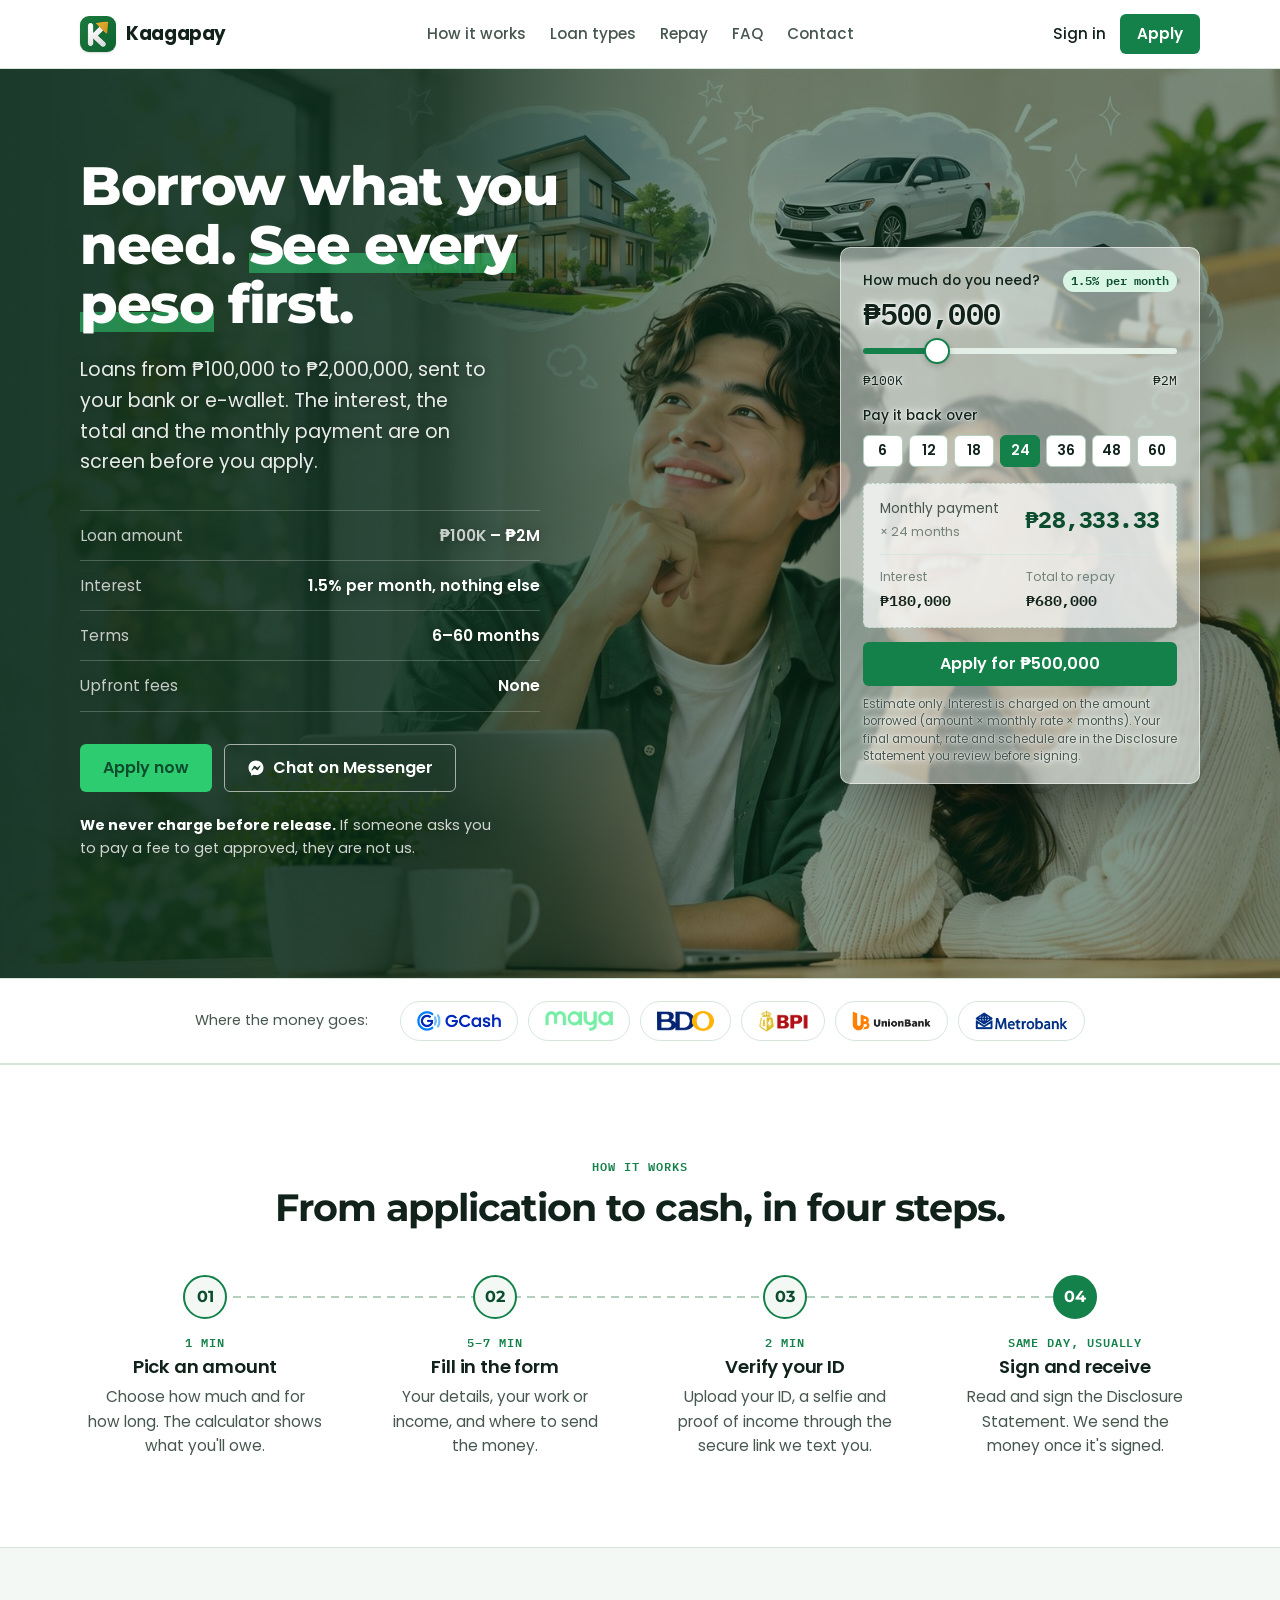
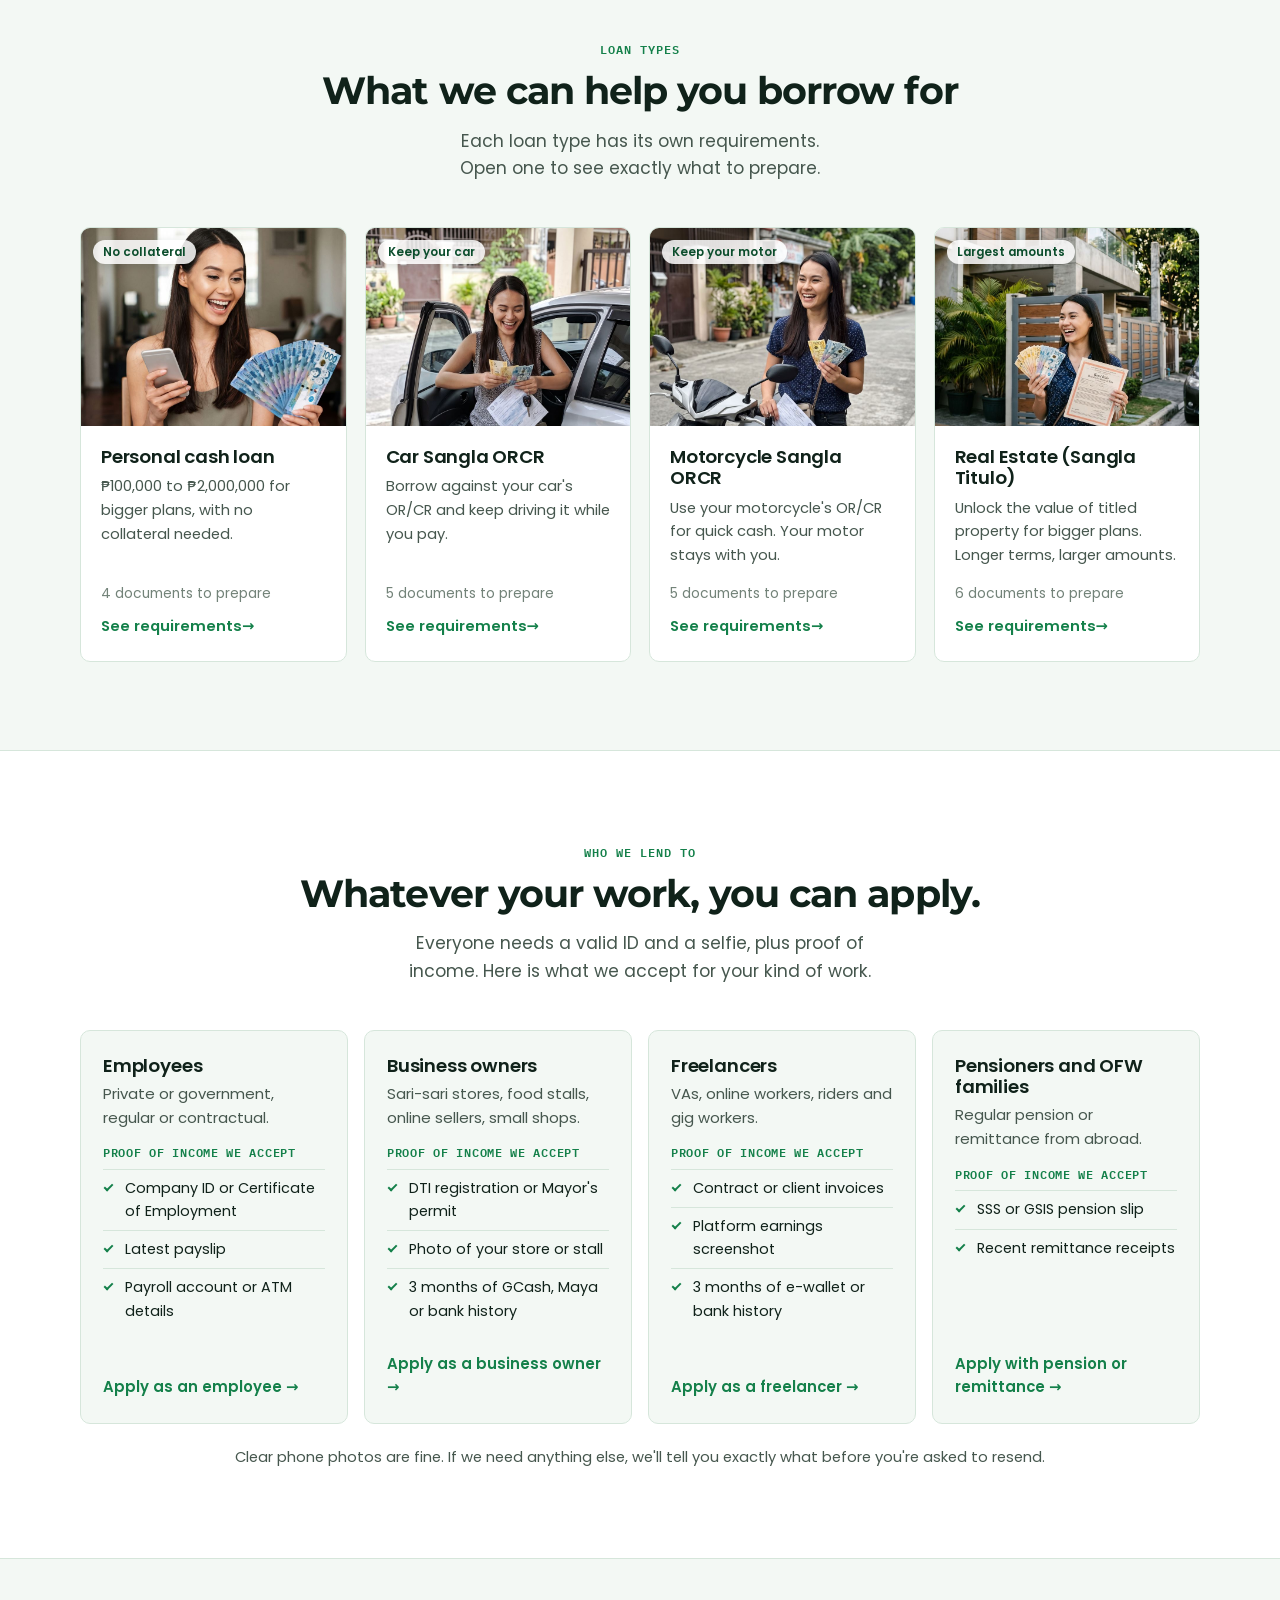
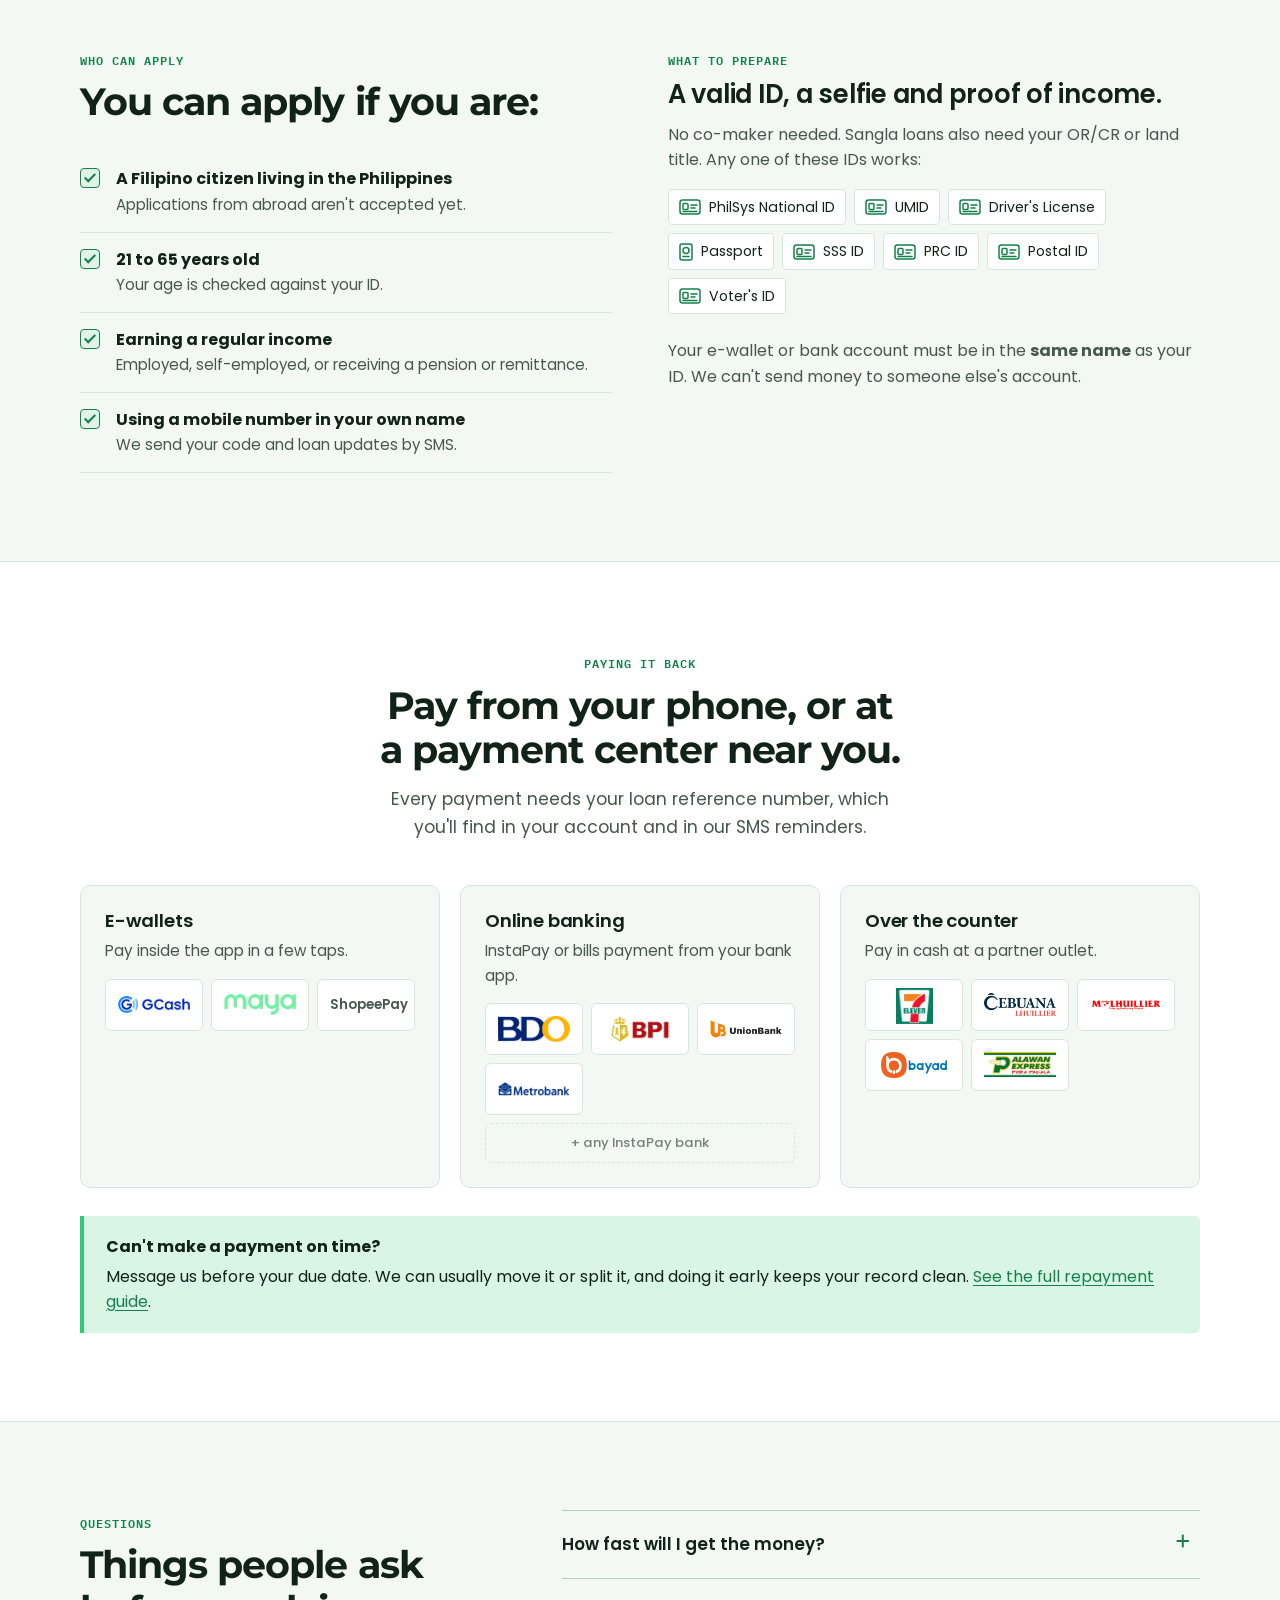
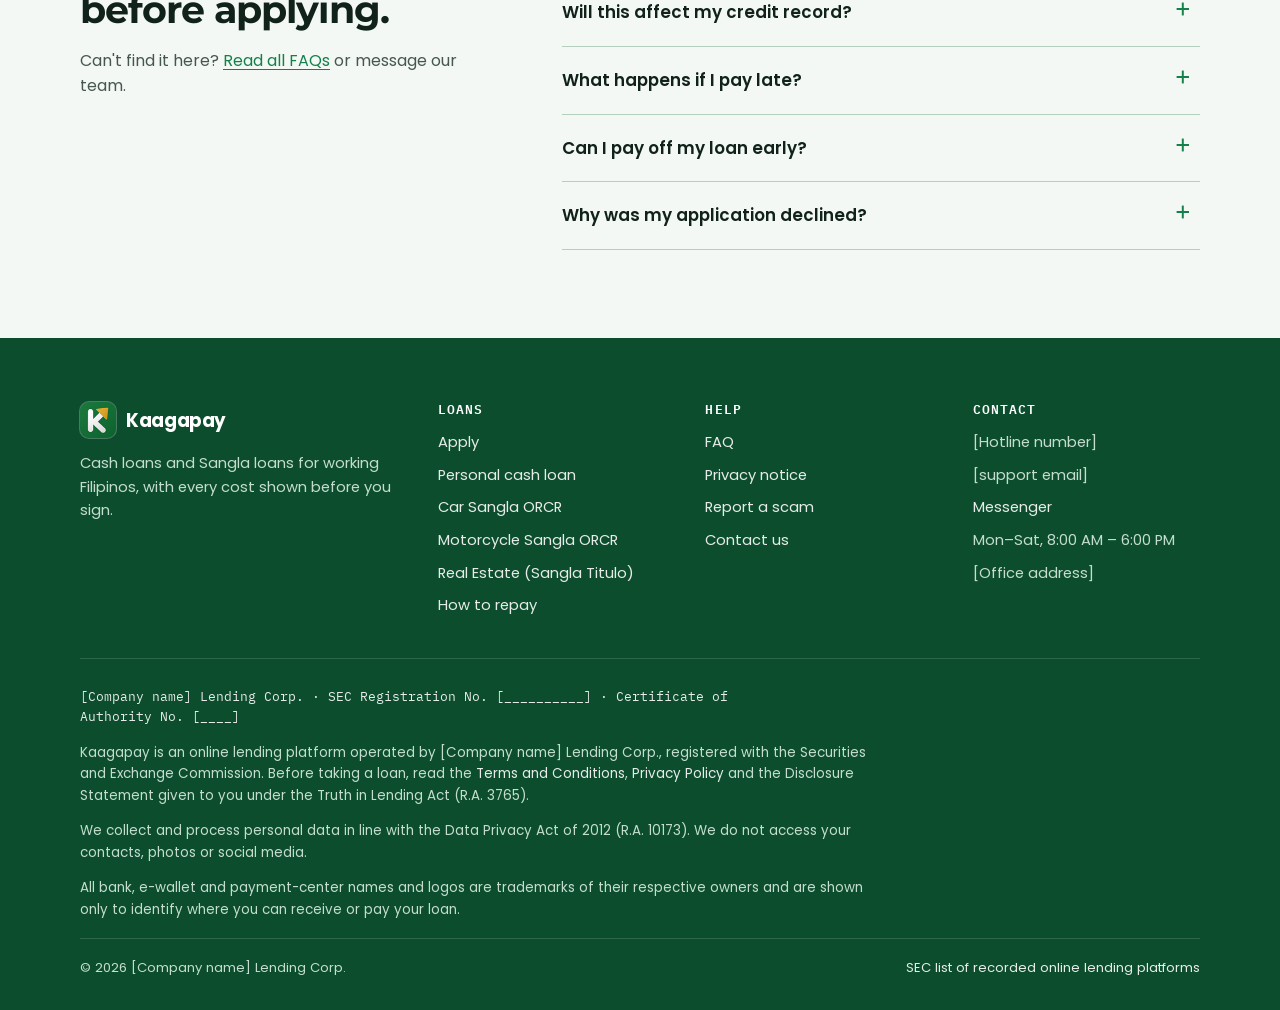
<file: index.html>
<!doctype html>
<html lang="en">
<head>
  <meta charset="utf-8">
  <meta name="viewport" content="width=device-width, initial-scale=1">
  <title>Kaagapay — Loans from ₱100,000 to ₱2M, costs shown upfront</title>
  <meta name="description" content="Borrow ₱100,000 to ₱2,000,000 over 6 to 60 months. See the full interest, total and monthly payment before you apply. No upfront fees.">
  <link rel="icon" type="image/png" href="assets/img/logos/logo-64.png">
  <link rel="apple-touch-icon" href="assets/img/logos/logo-192.png">
  <link rel="preconnect" href="https://fonts.googleapis.com">
  <link rel="preconnect" href="https://fonts.gstatic.com" crossorigin>
  <link href="https://fonts.googleapis.com/css2?family=IBM+Plex+Mono:wght@400;600&family=Montserrat:wght@600;700;800&family=Poppins:wght@400;500;600&display=swap" rel="stylesheet">
  <link rel="stylesheet" href="assets/css/style.css">
</head>
<body>
<a class="skip" href="#main">Skip to content</a>

<header class="site-header">
  <div class="wrap">
    <a class="brand" href="index.html" aria-label="Kaagapay home">
      <img class="brand-mark" src="assets/img/logos/logo-64.png" alt="" width="32" height="32">
      <span class="brand-name">Kaagapay</span>
    </a>
    <nav class="nav" aria-label="Main">
      <a href="#how">How it works</a>
      <a href="#loan-types">Loan types</a>
      <a href="repay.html">Repay</a>
      <a href="faq.html">FAQ</a>
      <a href="contact.html">Contact</a>
    </nav>
    <div class="header-actions">
      <a class="signin" href="#">Sign in</a>
      <a class="btn btn-primary" href="apply.html">Apply</a>
    </div>
    <button class="nav-toggle" aria-expanded="false" aria-label="Open menu"><span></span></button>
  </div>
</header>

<main id="main">

  <!-- Hero: headline + calculator over the hero photo (assets/img/hero-photo.jpg) -->
  <section class="hero hero--image">
    <div class="wrap hero-grid">
      <div class="hero-intro">
        <h1 class="hero-title">Borrow what you need. <em>See every peso</em> first.</h1>
        <p class="hero-lede">Loans from <span data-cfg="min">₱100,000</span> to <span data-cfg="max">₱2,000,000</span>, sent to your bank or e-wallet. The interest, the total and the monthly payment are on screen before you apply.</p>
        <ul class="hero-facts">
          <li><span>Loan amount</span><span><span data-cfg="minShort">₱100K</span> – <span data-cfg="maxShort">₱2M</span></span></li>
          <li><span>Interest</span><span><span data-cfg="monthly">1.5%</span> per month, nothing else</span></li>
          <li><span>Terms</span><span data-cfg="terms">6–60 months</span></li>
          <li><span>Upfront fees</span><span>None</span></li>
        </ul>
        <div class="hero-ctas">
          <a class="btn btn-primary" href="apply.html">Apply now</a>
          <a class="btn btn-ghost btn-messenger" href="https://www.facebook.com/profile.php?id=61596102432290" target="_blank" rel="noopener">
            <svg width="18" height="18" viewBox="0 0 24 24" aria-hidden="true"><path fill="currentColor" d="M12 2C6.36 2 2 6.13 2 11.7c0 2.91 1.19 5.44 3.14 7.17.16.14.26.35.27.57l.05 1.78a.8.8 0 0 0 1.12.71l1.98-.87a.8.8 0 0 1 .53-.04c.91.25 1.88.38 2.91.38 5.64 0 10-4.13 10-9.7S17.64 2 12 2Zm6 7.46-2.94 4.66a1.5 1.5 0 0 1-2.17.4l-2.34-1.75a.6.6 0 0 0-.72 0l-3.16 2.4c-.42.32-.97-.18-.69-.63l2.94-4.66a1.5 1.5 0 0 1 2.17-.4l2.34 1.75a.6.6 0 0 0 .72 0l3.16-2.4c.42-.32.97.18.69.63Z"/></svg>
            Chat on Messenger
          </a>
        </div>
        <p class="hero-note"><strong>We never charge before release.</strong> If someone asks you to pay a fee to get approved, they are not us.</p>
      </div>

      <div class="calc calc--compact" id="calc" aria-label="Loan calculator">
        <div class="calc-body">
          <div class="calc-top">
            <label class="calc-label" for="calc-amount">How much do you need?</label>
            <span class="calc-rate" data-out="rate">1.5% per month</span>
          </div>
          <div class="calc-amount" data-out="amount">₱500,000</div>
          <input class="range" id="calc-amount" type="range" min="100000" max="2000000" step="10000" value="500000">
          <div class="range-ends"><span data-out="min">₱100K</span><span data-out="max">₱2M</span></div>

          <div class="calc-label calc-label--terms">Pay it back over</div>
          <div class="terms" role="group" aria-label="Loan term in months"></div>

          <div class="calc-result" aria-live="polite">
            <div class="calc-monthly">
              <span>Monthly payment</span>
              <strong class="num" data-out="installment">₱26,333.33</strong>
              <small data-out="months">× 24 months</small>
            </div>
            <dl class="calc-sums">
              <div><dt>Interest</dt><dd class="num" data-out="interest">₱180,000</dd></div>
              <div><dt>Total to repay</dt><dd class="num" data-out="total">₱680,000</dd></div>
            </dl>
          </div>

          <a class="btn btn-primary btn-block" href="apply.html" data-out="cta">Apply for ₱500,000</a>
          <p class="calc-fineprint">Estimate only. Interest is charged on the amount borrowed (amount × monthly rate × months). Your final amount, rate and schedule are in the Disclosure Statement you review before signing.</p>
        </div>
      </div>
    </div>
  </section>

  <!-- Payout channels -->
  <div class="payout">
    <div class="wrap">
      <span class="payout-label">Where the money goes:</span>
      <ul class="payout-list">
        <li class="has-logo"><img src="assets/img/logos/gcash.png" alt="GCash"></li>
        <li class="has-logo"><img src="assets/img/logos/maya.png" alt="Maya"></li>
        <li class="has-logo"><img src="assets/img/logos/bdo.png" alt="BDO"></li>
        <li class="has-logo"><img src="assets/img/logos/bpi.png" alt="BPI"></li>
        <li class="has-logo"><img src="assets/img/logos/unionbank.png" alt="UnionBank"></li>
        <li class="has-logo"><img src="assets/img/logos/metrobank.png" alt="Metrobank"></li>
      </ul>
    </div>
  </div>

  <!-- How it works -->
  <section id="how" class="band">
    <div class="wrap">
      <div class="section-head">
        <span class="eyebrow">How it works</span>
        <h2>From application to cash, in four steps.</h2>
      </div>
      <ol class="steps">
        <li>
          <span class="step-num">01</span>
          <h3>Pick an amount</h3>
          <p>Choose how much and for how long. The calculator shows what you'll owe.</p>
          <span class="step-time">1 min</span>
        </li>
        <li>
          <span class="step-num">02</span>
          <h3>Fill in the form</h3>
          <p>Your details, your work or income, and where to send the money.</p>
          <span class="step-time">5–7 min</span>
        </li>
        <li>
          <span class="step-num">03</span>
          <h3>Verify your ID</h3>
          <p>Upload your ID, a selfie and proof of income through the secure link we text you.</p>
          <span class="step-time">2 min</span>
        </li>
        <li>
          <span class="step-num">04</span>
          <h3>Sign and receive</h3>
          <p>Read and sign the Disclosure Statement. We send the money once it's signed.</p>
          <span class="step-time">same day, usually</span>
        </li>
      </ol>
    </div>
  </section>

  <!-- Loan types -->
  <section id="loan-types">
    <div class="wrap">
      <div class="section-head">
        <span class="eyebrow">Loan types</span>
        <h2>What we can help you borrow for</h2>
        <p>Each loan type has its own requirements. Open one to see exactly what to prepare.</p>
      </div>
      <div class="loan-types">
        <a class="loan-type" href="personal-loan.html">
          <div class="loan-type-art">
            <span class="loan-type-badge">No collateral</span>
            <img src="assets/img/loans/personal.jpg" alt="Woman smiling at a fan of peso bills while holding her phone" loading="lazy" width="900" height="1117">
          </div>
          <div class="loan-type-body">
            <h3>Personal cash loan</h3>
            <p>₱100,000 to ₱2,000,000 for bigger plans, with no collateral needed.</p>
            <span class="loan-type-docs">4 documents to prepare</span>
            <span class="loan-type-link">See requirements</span>
          </div>
        </a>
        <a class="loan-type" href="car-sangla-orcr.html">
          <div class="loan-type-art">
            <span class="loan-type-badge">Keep your car</span>
            <img src="assets/img/loans/car.jpg" alt="Woman holding cash, car keys and OR/CR beside her car" loading="lazy" width="900" height="1205">
          </div>
          <div class="loan-type-body">
            <h3>Car Sangla ORCR</h3>
            <p>Borrow against your car's OR/CR and keep driving it while you pay.</p>
            <span class="loan-type-docs">5 documents to prepare</span>
            <span class="loan-type-link">See requirements</span>
          </div>
        </a>
        <a class="loan-type" href="motorcycle-sangla-orcr.html">
          <div class="loan-type-art">
            <span class="loan-type-badge">Keep your motor</span>
            <img src="assets/img/loans/motorcycle.jpg" alt="Woman holding cash and OR/CR beside her motorcycle" loading="lazy" width="900" height="1205">
          </div>
          <div class="loan-type-body">
            <h3>Motorcycle Sangla ORCR</h3>
            <p>Use your motorcycle's OR/CR for quick cash. Your motor stays with you.</p>
            <span class="loan-type-docs">5 documents to prepare</span>
            <span class="loan-type-link">See requirements</span>
          </div>
        </a>
        <a class="loan-type" href="real-estate-sangla-titulo.html">
          <div class="loan-type-art">
            <span class="loan-type-badge">Largest amounts</span>
            <img src="assets/img/loans/real-estate.jpg" alt="Woman holding cash and a land title in front of a house" loading="lazy" width="900" height="1205">
          </div>
          <div class="loan-type-body">
            <h3>Real Estate (Sangla Titulo)</h3>
            <p>Unlock the value of titled property for bigger plans. Longer terms, larger amounts.</p>
            <span class="loan-type-docs">6 documents to prepare</span>
            <span class="loan-type-link">See requirements</span>
          </div>
        </a>
      </div>
    </div>
  </section>

  <!-- Who we lend to -->
  <section id="who" class="band">
    <div class="wrap">
      <div class="section-head">
        <span class="eyebrow">Who we lend to</span>
        <h2>Whatever your work, you can apply.</h2>
        <p>Everyone needs a valid ID and a selfie, plus proof of income. Here is what we accept for your kind of work.</p>
      </div>
      <div class="audience-grid">
        <article class="audience">
          <h3>Employees</h3>
          <p>Private or government, regular or contractual.</p>
          <span class="audience-count">Proof of income we accept</span>
          <ul class="mini-check">
            <li>Company ID or Certificate of Employment</li>
            <li>Latest payslip</li>
            <li>Payroll account or ATM details</li>
          </ul>
          <a class="audience-link" href="apply.html?income=employed">Apply as an employee</a>
        </article>
        <article class="audience">
          <h3>Business owners</h3>
          <p>Sari-sari stores, food stalls, online sellers, small shops.</p>
          <span class="audience-count">Proof of income we accept</span>
          <ul class="mini-check">
            <li>DTI registration or Mayor's permit</li>
            <li>Photo of your store or stall</li>
            <li>3 months of GCash, Maya or bank history</li>
          </ul>
          <a class="audience-link" href="apply.html?income=self-employed">Apply as a business owner</a>
        </article>
        <article class="audience">
          <h3>Freelancers</h3>
          <p>VAs, online workers, riders and gig workers.</p>
          <span class="audience-count">Proof of income we accept</span>
          <ul class="mini-check">
            <li>Contract or client invoices</li>
            <li>Platform earnings screenshot</li>
            <li>3 months of e-wallet or bank history</li>
          </ul>
          <a class="audience-link" href="apply.html?income=freelance">Apply as a freelancer</a>
        </article>
        <article class="audience">
          <h3>Pensioners and OFW families</h3>
          <p>Regular pension or remittance from abroad.</p>
          <span class="audience-count">Proof of income we accept</span>
          <ul class="mini-check">
            <li>SSS or GSIS pension slip</li>
            <li>Recent remittance receipts</li>
          </ul>
          <a class="audience-link" href="apply.html?income=pension">Apply with pension or remittance</a>
        </article>
      </div>
      <p class="audience-note">Clear phone photos are fine. If we need anything else, we'll tell you exactly what before you're asked to resend.</p>
    </div>
  </section>

  <!-- Requirements -->
  <section id="requirements">
    <div class="wrap req-grid">
      <div class="req-col">
        <span class="eyebrow">Who can apply</span>
        <h2>You can apply if you are:</h2>
        <ul class="checklist" style="margin-top:28px">
          <li><strong>A Filipino citizen living in the Philippines</strong><span>Applications from abroad aren't accepted yet.</span></li>
          <li><strong>21 to 65 years old</strong><span>Your age is checked against your ID.</span></li>
          <li><strong>Earning a regular income</strong><span>Employed, self-employed, or receiving a pension or remittance.</span></li>
          <li><strong>Using a mobile number in your own name</strong><span>We send your code and loan updates by SMS.</span></li>
        </ul>
      </div>
      <div class="req-col">
        <span class="eyebrow">What to prepare</span>
        <h3 style="font-size:1.6rem;margin-bottom:12px">A valid ID, a selfie and proof of income.</h3>
        <p>No co-maker needed. Sangla loans also need your OR/CR or land title. Any one of these IDs works:</p>
        <ul class="id-list">
          <li>PhilSys National ID</li>
          <li>UMID</li>
          <li>Driver's License</li>
          <li class="is-passport">Passport</li>
          <li>SSS ID</li>
          <li>PRC ID</li>
          <li>Postal ID</li>
          <li>Voter's ID</li>
        </ul>
        <p style="margin-top:24px">Your e-wallet or bank account must be in the <strong>same name</strong> as your ID. We can't send money to someone else's account.</p>
      </div>
    </div>
  </section>

  <!-- Repayment -->
  <section id="repay" class="band">
    <div class="wrap">
      <div class="section-head">
        <span class="eyebrow">Paying it back</span>
        <h2>Pay from your phone, or at a payment center near you.</h2>
        <p>Every payment needs your loan reference number, which you'll find in your account and in our SMS reminders.</p>
      </div>
      <div class="repay-grid">
        <div class="repay-card">
          <h3>E-wallets</h3>
          <p>Pay inside the app in a few taps.</p>
          <ul class="logos">
            <li><img src="assets/img/logos/gcash.png" alt="GCash" loading="lazy"></li>
            <li><img src="assets/img/logos/maya.png" alt="Maya" loading="lazy"></li>
            <li class="is-text">ShopeePay</li>
          </ul>
        </div>
        <div class="repay-card">
          <h3>Online banking</h3>
          <p>InstaPay or bills payment from your bank app.</p>
          <ul class="logos">
            <li><img src="assets/img/logos/bdo.png" alt="BDO" loading="lazy"></li>
            <li><img src="assets/img/logos/bpi.png" alt="BPI" loading="lazy"></li>
            <li><img src="assets/img/logos/unionbank.png" alt="UnionBank" loading="lazy"></li>
            <li><img src="assets/img/logos/metrobank.png" alt="Metrobank" loading="lazy"></li>
            <li class="is-text wide">+ any InstaPay bank</li>
          </ul>
        </div>
        <div class="repay-card">
          <h3>Over the counter</h3>
          <p>Pay in cash at a partner outlet.</p>
          <ul class="logos">
            <li><img src="assets/img/logos/7eleven.png" alt="7-Eleven" loading="lazy"></li>
            <li><img src="assets/img/logos/cebuana.png" alt="Cebuana Lhuillier" loading="lazy"></li>
            <li><img src="assets/img/logos/mlhuillier.png" alt="M Lhuillier" loading="lazy"></li>
            <li><img src="assets/img/logos/bayad.svg" alt="Bayad Center" loading="lazy"></li>
            <!-- Official lockup is Palawan Pawnshop over Palawan Express; the tile shows the Palawan Express half -->
            <li><img class="crop-palawan" src="assets/img/logos/palawan.webp" alt="Palawan Express Pera Padala" loading="lazy"></li>
          </ul>
        </div>
      </div>
      <div class="callout">
        <p><strong>Can't make a payment on time?</strong> Message us before your due date. We can usually move it or split it, and doing it early keeps your record clean. <a href="repay.html">See the full repayment guide</a>.</p>
      </div>
    </div>
  </section>

  <!--
    Reviews: add this section only once you have real, consenting borrowers.
    Format that reads as credible: first name + initial, loan used, province.
    <section id="reviews">
      <div class="wrap">
        <div class="section-head"><span class="eyebrow">From borrowers</span><h2>What borrowers tell us after.</h2></div>
        <div class="audience-grid">
          <blockquote class="audience"><p>"..."</p><footer>Name I. · First loan · Province</footer></blockquote>
        </div>
      </div>
    </section>
  -->

  <!-- FAQ -->
  <section id="faq">
    <div class="wrap faq-layout">
      <div>
        <span class="eyebrow">Questions</span>
        <h2>Things people ask before applying.</h2>
        <p style="margin-top:16px;color:var(--ink-2)">Can't find it here? <a href="faq.html">Read all FAQs</a> or message our team.</p>
      </div>
      <div class="faq-list">
        <details>
          <summary>How fast will I get the money?</summary>
          <div class="answer"><p>Most complete applications get a decision the same business day. Once you sign the Disclosure Statement, the money is sent right away. E-wallet transfers usually arrive within minutes, and InstaPay bank transfers within the hour.</p></div>
        </details>
        <details>
          <summary>Will this affect my credit record?</summary>
          <div class="answer"><p>We report to the Credit Information Corporation (CIC), as lenders in the Philippines are required to. Paying on time builds your record. Late payments can hurt it.</p></div>
        </details>
        <details>
          <summary>What happens if I pay late?</summary>
          <div class="answer"><p>A late payment charge applies from the day after your due date. The exact amount is in your Disclosure Statement before you sign. If you tell us before the due date, we'll work out a new schedule with you.</p></div>
        </details>
        <details>
          <summary>Can I pay off my loan early?</summary>
          <div class="answer"><p>Yes, at any time. You only pay interest up to the day you settle, and there's no pre-termination charge.</p></div>
        </details>
        <details>
          <summary>Why was my application declined?</summary>
          <div class="answer"><p>Usually because of a blurry ID photo, a name mismatch between your ID and payout account, or income we couldn't verify. You can reapply after 30 days.</p></div>
        </details>
      </div>
    </div>
  </section>

</main>

<footer class="site-footer">
  <div class="wrap">
    <div class="footer-top">
      <div>
        <a class="brand" href="index.html">
          <img class="brand-mark" src="assets/img/logos/logo-64.png" alt="" width="32" height="32">
          <span class="brand-name">Kaagapay</span>
        </a>
        <p>Cash loans and Sangla loans for working Filipinos, with every cost shown before you sign.</p>
      </div>
      <div>
        <h4>Loans</h4>
        <ul>
          <li><a href="apply.html">Apply</a></li>
          <li><a href="personal-loan.html">Personal cash loan</a></li>
          <li><a href="car-sangla-orcr.html">Car Sangla ORCR</a></li>
          <li><a href="motorcycle-sangla-orcr.html">Motorcycle Sangla ORCR</a></li>
          <li><a href="real-estate-sangla-titulo.html">Real Estate (Sangla Titulo)</a></li>
          <li><a href="repay.html">How to repay</a></li>
        </ul>
      </div>
      <div>
        <h4>Help</h4>
        <ul>
          <li><a href="faq.html">FAQ</a></li>
          <li><a href="privacy.html">Privacy notice</a></li>
          <li><a href="contact.html#report">Report a scam</a></li>
          <li><a href="contact.html">Contact us</a></li>
        </ul>
      </div>
      <div>
        <h4>Contact</h4>
        <ul>
          <li>[Hotline number]</li>
          <li>[support email]</li>
          <li><a href="https://www.facebook.com/profile.php?id=61596102432290" target="_blank" rel="noopener">Messenger</a></li>
          <li>Mon–Sat, 8:00 AM – 6:00 PM</li>
          <li>[Office address]</li>
        </ul>
      </div>
    </div>
    <div class="footer-legal">
      <p class="reg">[Company name] Lending Corp. · SEC Registration No. [__________] · Certificate of Authority No. [____]</p>
      <p>Kaagapay is an online lending platform operated by [Company name] Lending Corp., registered with the Securities and Exchange Commission. Before taking a loan, read the <a href="#">Terms and Conditions</a>, <a href="privacy.html">Privacy Policy</a> and the Disclosure Statement given to you under the Truth in Lending Act (R.A. 3765).</p>
      <p>We collect and process personal data in line with the Data Privacy Act of 2012 (R.A. 10173). We do not access your contacts, photos or social media.</p>
      <p>All bank, e-wallet and payment-center names and logos are trademarks of their respective owners and are shown only to identify where you can receive or pay your loan.</p>
    </div>
    <div class="footer-bottom">
      <span>© <span data-year>2026</span> [Company name] Lending Corp.</span>
      <span><a href="https://www.sec.gov.ph/lending-companies-and-financing-companies-2/list-of-recorded-online-lending-platforms" target="_blank" rel="noopener">SEC list of recorded online lending platforms</a></span>
    </div>
  </div>
</footer>

<script src="assets/js/main.js"></script>
</body>
</html>
</file>
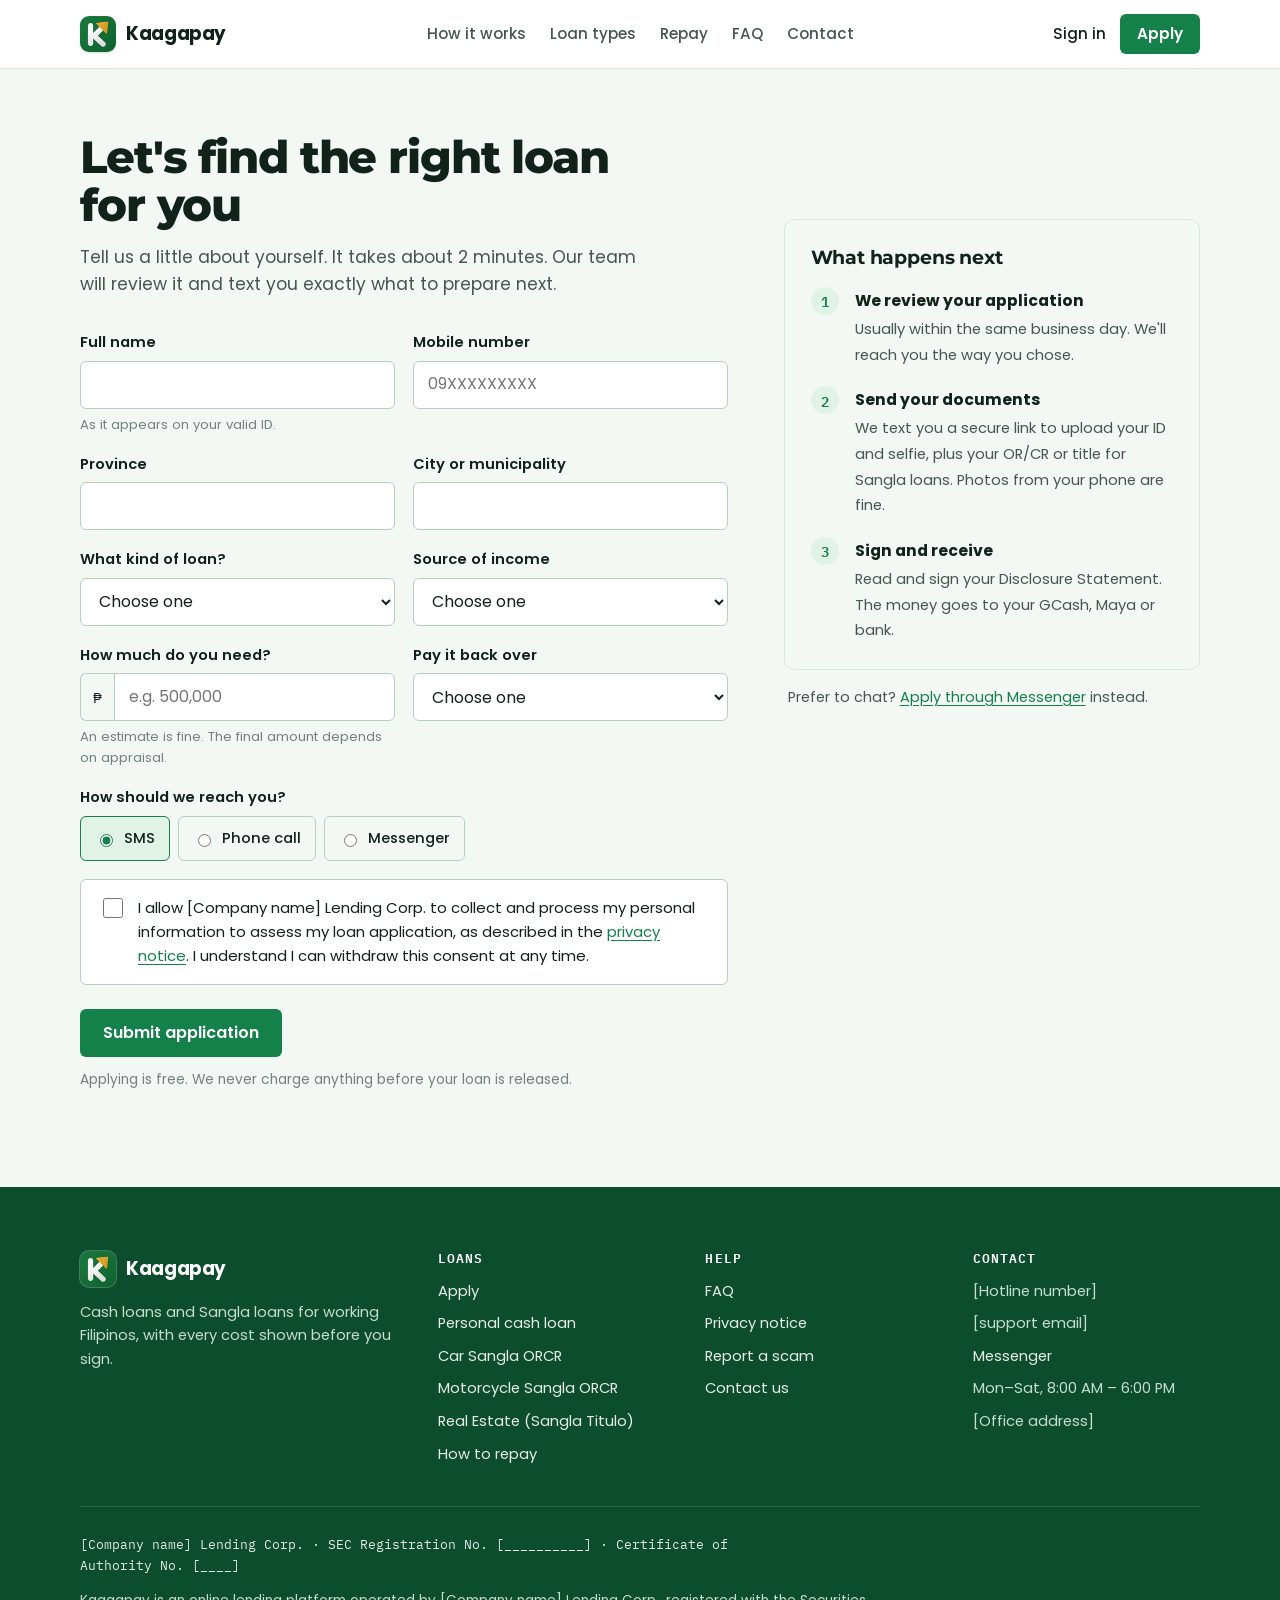
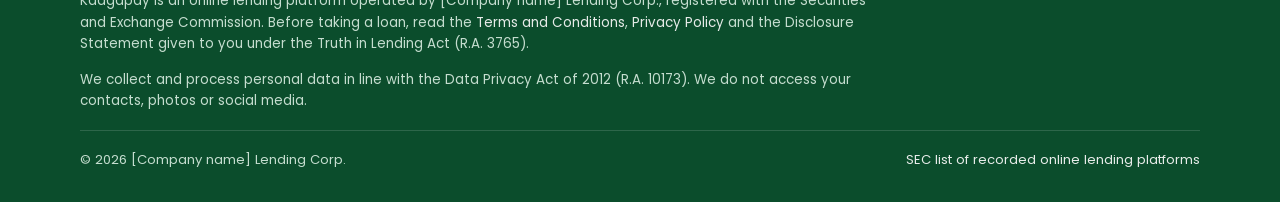
<file: apply.html>
<!doctype html>
<html lang="en">
<head>
  <meta charset="utf-8">
  <meta name="viewport" content="width=device-width, initial-scale=1">
  <title>Apply for a loan — Kaagapay</title>
  <meta name="description" content="Apply for a Kaagapay cash loan in about 2 minutes. Applying is free.">
  <meta name="robots" content="noindex">
  <link rel="icon" type="image/png" href="assets/img/logos/logo-64.png">
  <link rel="apple-touch-icon" href="assets/img/logos/logo-192.png">
  <link rel="preconnect" href="https://fonts.googleapis.com">
  <link rel="preconnect" href="https://fonts.gstatic.com" crossorigin>
  <link href="https://fonts.googleapis.com/css2?family=IBM+Plex+Mono:wght@400;600&family=Montserrat:wght@600;700;800&family=Poppins:wght@400;500;600&display=swap" rel="stylesheet">
  <link rel="stylesheet" href="assets/css/style.css">
</head>
<body>
<a class="skip" href="#main">Skip to content</a>

<header class="site-header">
  <div class="wrap">
    <a class="brand" href="index.html" aria-label="Kaagapay home">
      <img class="brand-mark" src="assets/img/logos/logo-64.png" alt="" width="32" height="32">
      <span class="brand-name">Kaagapay</span>
    </a>
    <nav class="nav" aria-label="Main">
      <a href="index.html#how">How it works</a>
      <a href="index.html#loan-types">Loan types</a>
      <a href="repay.html">Repay</a>
      <a href="faq.html">FAQ</a>
      <a href="contact.html">Contact</a>
    </nav>
    <div class="header-actions">
      <a class="signin" href="#">Sign in</a>
      <a class="btn btn-primary" href="apply.html">Apply</a>
    </div>
    <button class="nav-toggle" aria-expanded="false" aria-label="Open menu"><span></span></button>
  </div>
</header>

<main id="main">
  <!--
    Front-end only. The submit handler in assets/js/main.js stops at a TODO:
    send the form to your backend / CRM, then text the applicant a secure link
    for ID + selfie verification.
  -->
  <div class="wrap apply-layout">
    <div>
      <div class="apply-head">
        <h1>Let's find the right loan for you</h1>
        <p>Tell us a little about yourself. It takes about 2 minutes. Our team will review it and text you exactly what to prepare next.</p>
      </div>

      <form id="apply-form" novalidate>
        <div class="hp" aria-hidden="true"><label>Website <input type="text" name="website" tabindex="-1" autocomplete="off"></label></div>

        <div class="row-2">
          <div class="field">
            <label for="name">Full name</label>
            <input id="name" name="full_name" type="text" required autocomplete="name">
            <span class="help">As it appears on your valid ID.</span>
            <span class="err">Enter your full name.</span>
          </div>
          <div class="field">
            <label for="mobile">Mobile number</label>
            <input id="mobile" name="mobile" type="tel" inputmode="numeric" placeholder="09XXXXXXXXX" pattern="09[0-9]{9}" maxlength="11" required autocomplete="tel-national">
            <span class="err">Enter an 11-digit number starting with 09.</span>
          </div>
        </div>

        <div class="row-2">
          <div class="field">
            <label for="province">Province</label>
            <input id="province" name="province" type="text" required autocomplete="address-level1">
            <span class="err">Enter your province.</span>
          </div>
          <div class="field">
            <label for="city">City or municipality</label>
            <input id="city" name="city" type="text" required autocomplete="address-level2">
            <span class="err">Enter your city or municipality.</span>
          </div>
        </div>

        <div class="row-2">
          <div class="field">
            <label for="product">What kind of loan?</label>
            <select id="product" name="product" required>
              <option value="">Choose one</option>
              <optgroup label="No collateral">
                <option value="personal">Personal cash loan</option>
              </optgroup>
              <optgroup label="Sangla loans">
                <option value="car-orcr">Car Sangla ORCR</option>
                <option value="moto-orcr">Motorcycle Sangla ORCR</option>
                <option value="real-estate">Real Estate (Sangla Titulo)</option>
              </optgroup>
            </select>
            <span class="err">Choose a loan type.</span>
          </div>
          <div class="field">
            <label for="income">Source of income</label>
            <select id="income" name="income_type" required>
              <option value="">Choose one</option>
              <option value="employed">Employed</option>
              <option value="self-employed">Business owner / self-employed</option>
              <option value="freelance">Freelancer / online worker</option>
              <option value="pension">Pension or remittance</option>
            </select>
            <span class="err">Choose your source of income.</span>
          </div>
        </div>

        <div class="row-2">
          <div class="field">
            <label for="amount">How much do you need?</label>
            <div class="prefix"><span>₱</span><input id="amount" name="amount" type="number" inputmode="numeric" placeholder="e.g. 500,000" min="100000" max="2000000" step="1000" required></div>
            <span class="help" data-help="amount" hidden>An estimate is fine. The final amount depends on appraisal.</span>
            <span class="err" data-err="amount">Enter an amount from ₱100,000 to ₱2,000,000.</span>
          </div>
          <div class="field" data-term-field>
            <label for="term">Pay it back over</label>
            <select id="term" name="term" required></select>
            <span class="err">Choose a term.</span>
          </div>
        </div>

        <p class="estimate" data-estimate hidden>
          Estimated <strong data-est="installment">₱0</strong> per month, <strong data-est="total">₱0</strong> in total
          (<span data-est="interest">₱0</span> interest, no fees).
        </p>

        <!-- Shown only for Car / Motorcycle Sangla ORCR -->
        <fieldset class="collateral" data-collateral="vehicle" hidden disabled>
          <legend><span data-vehicle-word>Vehicle</span> details</legend>
          <div class="row-2">
            <div class="field">
              <label for="v-model">Make and model</label>
              <input id="v-model" name="vehicle_model" type="text" placeholder="e.g. Toyota Vios" required>
              <span class="err">Enter the make and model.</span>
            </div>
            <div class="field">
              <label for="v-year">Year model</label>
              <input id="v-year" name="vehicle_year" type="number" inputmode="numeric" placeholder="e.g. 2019" min="1990" max="2027" required>
              <span class="err">Enter a valid year model.</span>
            </div>
          </div>
          <div class="row-2">
            <div class="field">
              <label for="v-plate">Plate number</label>
              <input id="v-plate" name="vehicle_plate" type="text" placeholder="e.g. ABC 1234" autocapitalize="characters" required>
              <span class="err">Enter the plate number.</span>
            </div>
            <div class="field">
              <label for="v-owner">Is the OR/CR in your name?</label>
              <select id="v-owner" name="vehicle_or_cr_owner" required>
                <option value="">Choose one</option>
                <option value="yes">Yes, it's in my name</option>
                <option value="deed-of-sale">Not yet, I have a deed of sale</option>
                <option value="no">No, it's in someone else's name</option>
              </select>
              <span class="err">Choose one.</span>
            </div>
          </div>
        </fieldset>

        <!-- Shown only for Real Estate (Sangla Titulo) -->
        <fieldset class="collateral" data-collateral="property" hidden disabled>
          <legend>Property details</legend>
          <div class="row-2">
            <div class="field">
              <label for="p-type">Property type</label>
              <select id="p-type" name="property_type" required>
                <option value="">Choose one</option>
                <option>Lot only</option>
                <option>House and lot</option>
                <option>Condominium unit</option>
                <option>Commercial property</option>
              </select>
              <span class="err">Choose the property type.</span>
            </div>
            <div class="field">
              <label for="p-area">Lot or floor area (sqm)</label>
              <input id="p-area" name="property_area_sqm" type="number" inputmode="numeric" placeholder="e.g. 120" min="1" required>
              <span class="err">Enter the area in square meters.</span>
            </div>
          </div>
          <div class="row-2">
            <div class="field">
              <label for="p-loc">Property location (city / municipality)</label>
              <input id="p-loc" name="property_location" type="text" required>
              <span class="err">Enter where the property is.</span>
            </div>
            <div class="field">
              <label for="p-owner">Is the title in your name?</label>
              <select id="p-owner" name="property_title_owner" required>
                <option value="">Choose one</option>
                <option value="yes">Yes, it's in my name</option>
                <option value="spouse">In my name and my spouse's</option>
                <option value="family">In a parent's or relative's name</option>
              </select>
              <span class="err">Choose one.</span>
            </div>
          </div>
        </fieldset>

        <div class="field">
          <span class="label">How should we reach you?</span>
          <div class="radio-row">
            <label><input type="radio" name="contact_pref" value="sms" checked> SMS</label>
            <label><input type="radio" name="contact_pref" value="call"> Phone call</label>
            <label><input type="radio" name="contact_pref" value="messenger"> Messenger</label>
          </div>
        </div>

        <label class="consent consent-box"><input type="checkbox" name="consent" required>
          <span>I allow [Company name] Lending Corp. to collect and process my personal information to assess my loan application, as described in the <a href="privacy.html" target="_blank">privacy notice</a>. I understand I can withdraw this consent at any time.</span>
        </label>

        <div class="apply-submit">
          <button type="submit" class="btn btn-primary">Submit application</button>
          <p>Applying is free. We never charge anything before your loan is released.</p>
        </div>
      </form>
    </div>

    <aside class="apply-side">
      <div class="side-card">
        <h2>What happens next</h2>
        <ol class="circle-steps">
          <li><strong>We review your application</strong><span>Usually within the same business day. We'll reach you the way you chose.</span></li>
          <li><strong>Send your documents</strong><span>We text you a secure link to upload your ID and selfie, plus your OR/CR or title for Sangla loans. Photos from your phone are fine.</span></li>
          <li><strong>Sign and receive</strong><span>Read and sign your Disclosure Statement. The money goes to your GCash, Maya or bank.</span></li>
        </ol>
      </div>
      <p class="side-note">Prefer to chat? <a href="https://www.facebook.com/profile.php?id=61596102432290" target="_blank" rel="noopener">Apply through Messenger</a> instead.</p>
    </aside>
  </div>
</main>

<footer class="site-footer">
  <div class="wrap">
    <div class="footer-top">
      <div>
        <a class="brand" href="index.html">
          <img class="brand-mark" src="assets/img/logos/logo-64.png" alt="" width="32" height="32">
          <span class="brand-name">Kaagapay</span>
        </a>
        <p>Cash loans and Sangla loans for working Filipinos, with every cost shown before you sign.</p>
      </div>
      <div>
        <h4>Loans</h4>
        <ul>
          <li><a href="apply.html">Apply</a></li>
          <li><a href="personal-loan.html">Personal cash loan</a></li>
          <li><a href="car-sangla-orcr.html">Car Sangla ORCR</a></li>
          <li><a href="motorcycle-sangla-orcr.html">Motorcycle Sangla ORCR</a></li>
          <li><a href="real-estate-sangla-titulo.html">Real Estate (Sangla Titulo)</a></li>
          <li><a href="repay.html">How to repay</a></li>
        </ul>
      </div>
      <div>
        <h4>Help</h4>
        <ul>
          <li><a href="faq.html">FAQ</a></li>
          <li><a href="privacy.html">Privacy notice</a></li>
          <li><a href="contact.html#report">Report a scam</a></li>
          <li><a href="contact.html">Contact us</a></li>
        </ul>
      </div>
      <div>
        <h4>Contact</h4>
        <ul>
          <li>[Hotline number]</li>
          <li>[support email]</li>
          <li><a href="https://www.facebook.com/profile.php?id=61596102432290" target="_blank" rel="noopener">Messenger</a></li>
          <li>Mon–Sat, 8:00 AM – 6:00 PM</li>
          <li>[Office address]</li>
        </ul>
      </div>
    </div>
    <div class="footer-legal">
      <p class="reg">[Company name] Lending Corp. · SEC Registration No. [__________] · Certificate of Authority No. [____]</p>
      <p>Kaagapay is an online lending platform operated by [Company name] Lending Corp., registered with the Securities and Exchange Commission. Before taking a loan, read the <a href="#">Terms and Conditions</a>, <a href="privacy.html">Privacy Policy</a> and the Disclosure Statement given to you under the Truth in Lending Act (R.A. 3765).</p>
      <p>We collect and process personal data in line with the Data Privacy Act of 2012 (R.A. 10173). We do not access your contacts, photos or social media.</p>
    </div>
    <div class="footer-bottom">
      <span>© <span data-year>2026</span> [Company name] Lending Corp.</span>
      <span><a href="https://www.sec.gov.ph/lending-companies-and-financing-companies-2/list-of-recorded-online-lending-platforms" target="_blank" rel="noopener">SEC list of recorded online lending platforms</a></span>
    </div>
  </div>
</footer>

<script src="assets/js/main.js"></script>
</body>
</html>
</file>
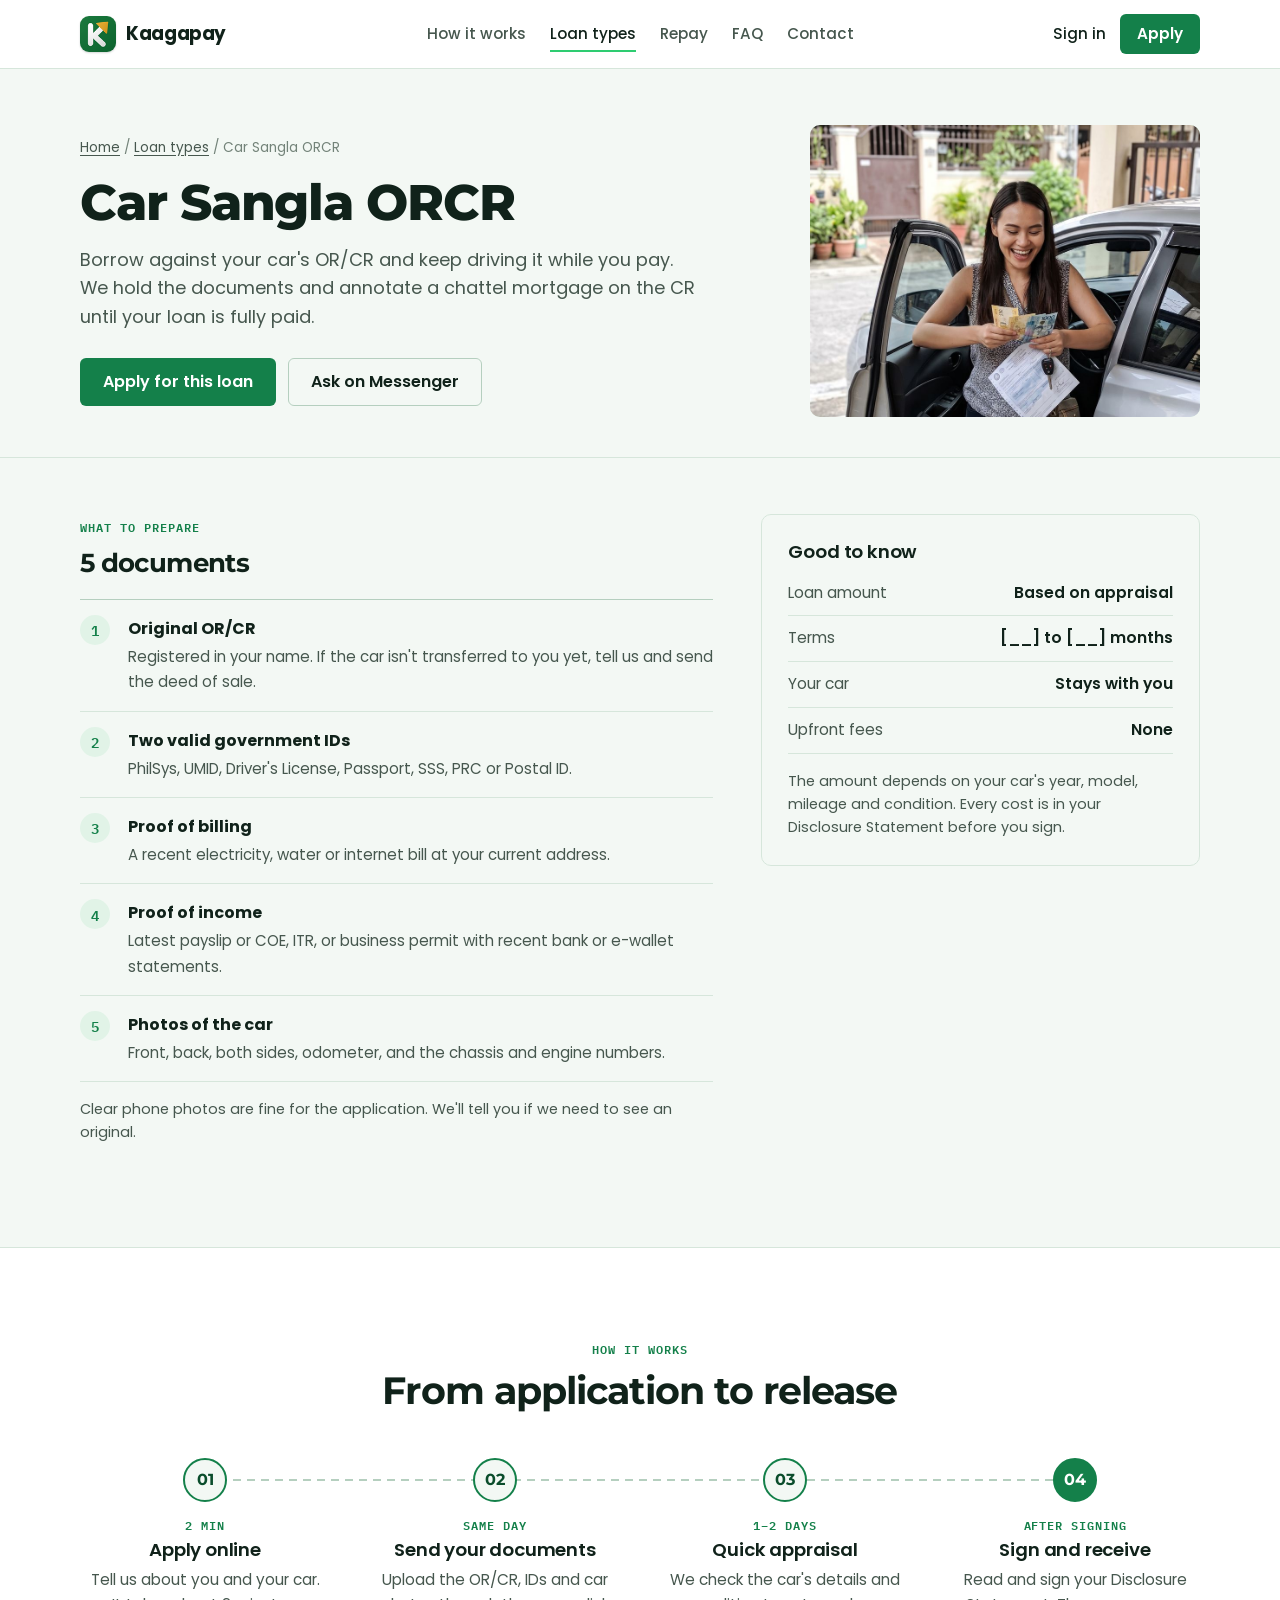
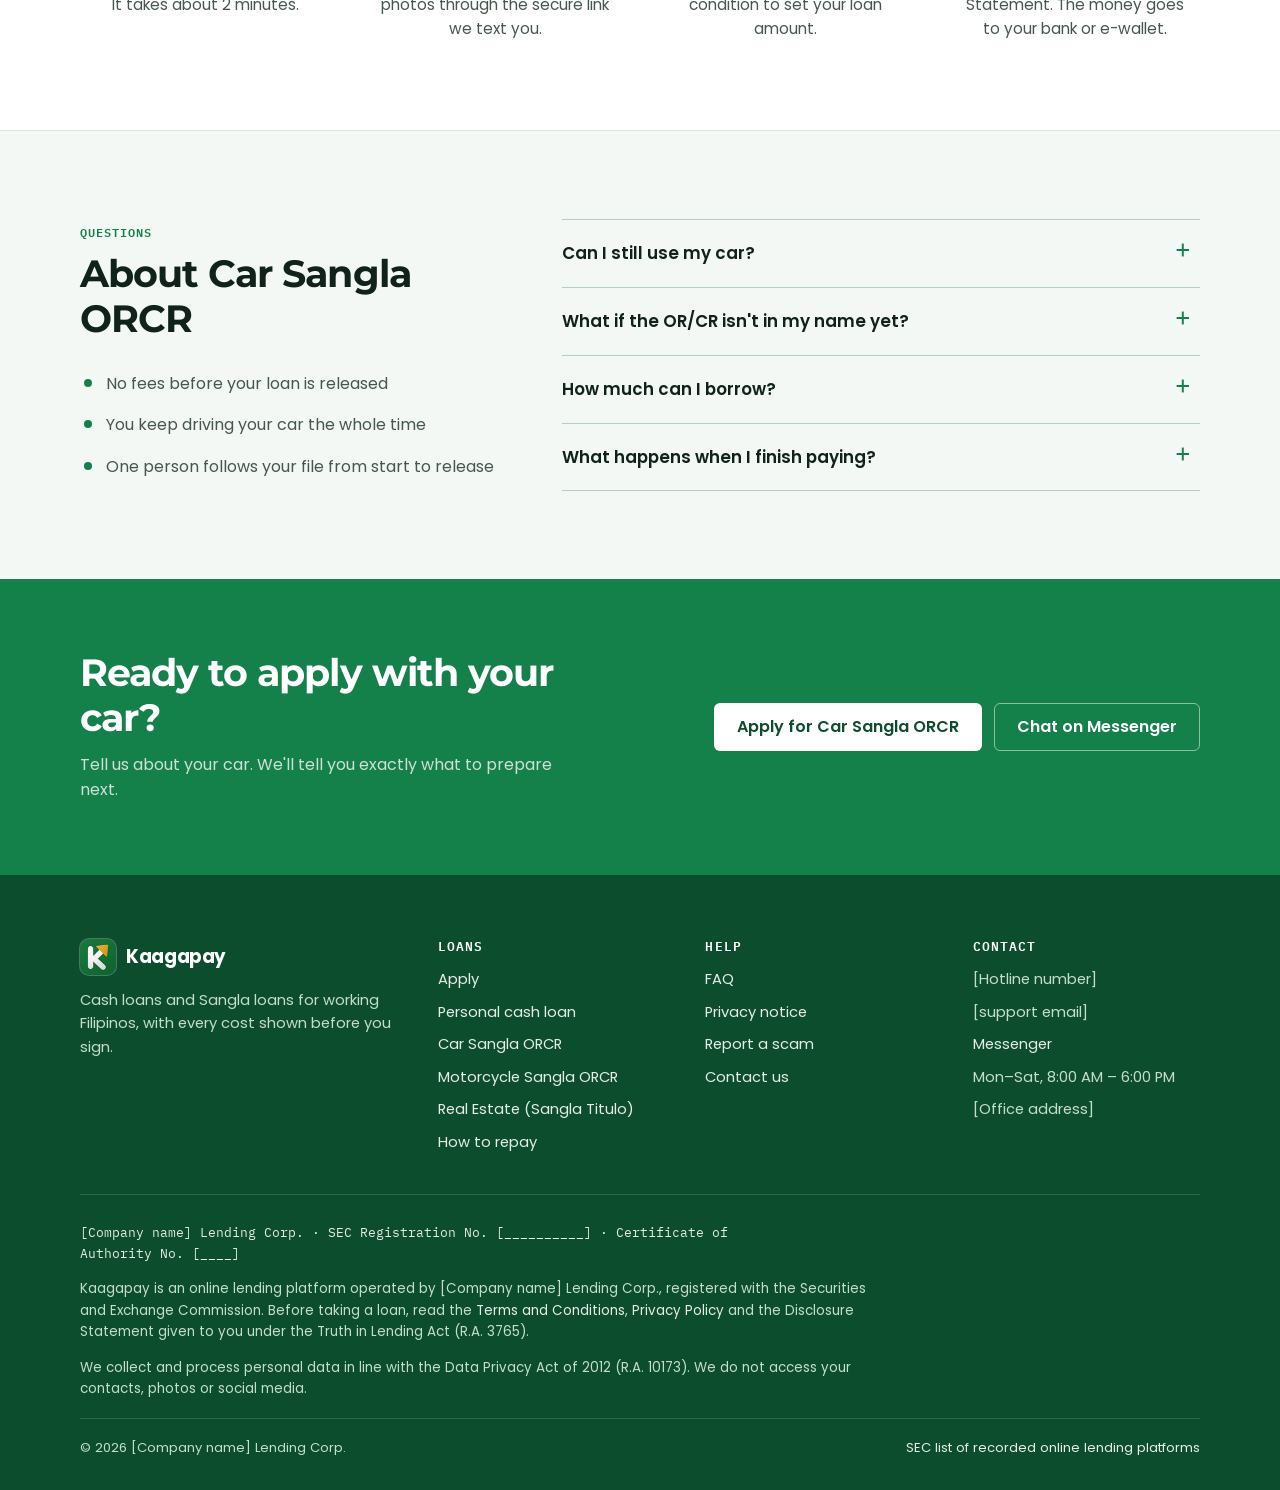
<file: car-sangla-orcr.html>
<!doctype html>
<html lang="en">
<head>
  <meta charset="utf-8">
  <meta name="viewport" content="width=device-width, initial-scale=1">
  <title>Car Sangla ORCR — Kaagapay</title>
  <meta name="description" content="Borrow against your car's OR/CR and keep driving it. See the 5 documents to prepare.">
  <link rel="icon" type="image/png" href="assets/img/logos/logo-64.png">
  <link rel="apple-touch-icon" href="assets/img/logos/logo-192.png">
  <link rel="preconnect" href="https://fonts.googleapis.com">
  <link rel="preconnect" href="https://fonts.gstatic.com" crossorigin>
  <link href="https://fonts.googleapis.com/css2?family=IBM+Plex+Mono:wght@400;600&family=Montserrat:wght@600;700;800&family=Poppins:wght@400;500;600&display=swap" rel="stylesheet">
  <link rel="stylesheet" href="assets/css/style.css">
</head>
<body>
<a class="skip" href="#main">Skip to content</a>

<header class="site-header">
  <div class="wrap">
    <a class="brand" href="index.html" aria-label="Kaagapay home">
      <img class="brand-mark" src="assets/img/logos/logo-64.png" alt="" width="32" height="32">
      <span class="brand-name">Kaagapay</span>
    </a>
    <nav class="nav" aria-label="Main">
      <a href="index.html#how">How it works</a>
      <a href="index.html#loan-types" aria-current="page">Loan types</a>
      <a href="repay.html">Repay</a>
      <a href="faq.html">FAQ</a>
      <a href="contact.html">Contact</a>
    </nav>
    <div class="header-actions">
      <a class="signin" href="#">Sign in</a>
      <a class="btn btn-primary" href="apply.html">Apply</a>
    </div>
    <button class="nav-toggle" aria-expanded="false" aria-label="Open menu"><span></span></button>
  </div>
</header>

<main id="main">
  <!-- Bracketed values like [__] are placeholders: set them to your actual loan terms before launch. -->
  <div class="page-head loan-head">
    <div class="wrap loan-head-grid">
      <div>
        <div class="crumbs"><a href="index.html">Home</a> / <a href="index.html#loan-types">Loan types</a> / Car Sangla ORCR</div>
        <h1>Car Sangla ORCR</h1>
        <p>Borrow against your car's OR/CR and keep driving it while you pay. We hold the documents and annotate a chattel mortgage on the CR until your loan is fully paid.</p>
        <div class="hero-ctas">
          <a class="btn btn-primary" href="apply.html?product=car-orcr">Apply for this loan</a>
          <a class="btn btn-ghost" href="https://www.facebook.com/profile.php?id=61596102432290" target="_blank" rel="noopener">Ask on Messenger</a>
        </div>
      </div>
      <div class="loan-head-art">
        <img src="assets/img/loans/car.jpg" alt="Woman holding cash, car keys and OR/CR beside her car" width="900" height="1205">
      </div>
    </div>
  </div>

  <section style="padding-top:56px">
    <div class="wrap loan-detail">
      <div>
        <span class="eyebrow">What to prepare</span>
        <h2 class="loan-h2">5 documents</h2>
        <ol class="doc-list">
          <li><strong>Original OR/CR</strong><span>Registered in your name. If the car isn't transferred to you yet, tell us and send the deed of sale.</span></li>
          <li><strong>Two valid government IDs</strong><span>PhilSys, UMID, Driver's License, Passport, SSS, PRC or Postal ID.</span></li>
          <li><strong>Proof of billing</strong><span>A recent electricity, water or internet bill at your current address.</span></li>
          <li><strong>Proof of income</strong><span>Latest payslip or COE, ITR, or business permit with recent bank or e-wallet statements.</span></li>
          <li><strong>Photos of the car</strong><span>Front, back, both sides, odometer, and the chassis and engine numbers.</span></li>
        </ol>
        <p class="doc-note">Clear phone photos are fine for the application. We'll tell you if we need to see an original.</p>
      </div>
      <aside class="facts-card">
        <h3>Good to know</h3>
        <ul class="spec">
          <li><span>Loan amount</span><span>Based on appraisal</span></li>
          <li><span>Terms</span><span>[__] to [__] months</span></li>
          <li><span>Your car</span><span>Stays with you</span></li>
          <li><span>Upfront fees</span><span>None</span></li>
        </ul>
        <p>The amount depends on your car's year, model, mileage and condition. Every cost is in your Disclosure Statement before you sign.</p>
      </aside>
    </div>
  </section>

  <section class="band">
    <div class="wrap">
      <div class="section-head">
        <span class="eyebrow">How it works</span>
        <h2>From application to release</h2>
      </div>
      <ol class="steps">
        <li><span class="step-num">01</span><h3>Apply online</h3><p>Tell us about you and your car. It takes about 2 minutes.</p><span class="step-time">2 min</span></li>
        <li><span class="step-num">02</span><h3>Send your documents</h3><p>Upload the OR/CR, IDs and car photos through the secure link we text you.</p><span class="step-time">same day</span></li>
        <li><span class="step-num">03</span><h3>Quick appraisal</h3><p>We check the car's details and condition to set your loan amount.</p><span class="step-time">1–2 days</span></li>
        <li><span class="step-num">04</span><h3>Sign and receive</h3><p>Read and sign your Disclosure Statement. The money goes to your bank or e-wallet.</p><span class="step-time">after signing</span></li>
      </ol>
    </div>
  </section>

  <section>
    <div class="wrap faq-layout">
      <div>
        <span class="eyebrow">Questions</span>
        <h2>About Car Sangla ORCR</h2>
        <ul class="why-list">
          <li>No fees before your loan is released</li>
          <li>You keep driving your car the whole time</li>
          <li>One person follows your file from start to release</li>
        </ul>
      </div>
      <div class="faq-list">
        <details><summary>Can I still use my car?</summary><div class="answer"><p>Yes. Only the OR/CR is held. The car stays with you and you drive it as usual.</p></div></details>
        <details><summary>What if the OR/CR isn't in my name yet?</summary><div class="answer"><p>Tell us when you apply. In some cases a notarized deed of sale is accepted. Otherwise the car needs to be transferred to your name first.</p></div></details>
        <details><summary>How much can I borrow?</summary><div class="answer"><p>It depends on the appraised value of your car, mainly its year, model, mileage and condition. You'll see the exact amount before you sign anything.</p></div></details>
        <details><summary>What happens when I finish paying?</summary><div class="answer"><p>We return your OR/CR and release the chattel mortgage annotated on the CR.</p></div></details>
      </div>
    </div>
  </section>

  <div class="cta-band">
    <div class="wrap">
      <div>
        <h2>Ready to apply with your car?</h2>
        <p>Tell us about your car. We'll tell you exactly what to prepare next.</p>
      </div>
      <div class="cta-actions">
        <a class="btn btn-accent" href="apply.html?product=car-orcr">Apply for Car Sangla ORCR</a>
        <a class="btn btn-ghost" href="https://www.facebook.com/profile.php?id=61596102432290" target="_blank" rel="noopener">Chat on Messenger</a>
      </div>
    </div>
  </div>
</main>

<footer class="site-footer">
  <div class="wrap">
    <div class="footer-top">
      <div>
        <a class="brand" href="index.html">
          <img class="brand-mark" src="assets/img/logos/logo-64.png" alt="" width="32" height="32">
          <span class="brand-name">Kaagapay</span>
        </a>
        <p>Cash loans and Sangla loans for working Filipinos, with every cost shown before you sign.</p>
      </div>
      <div>
        <h4>Loans</h4>
        <ul>
          <li><a href="apply.html">Apply</a></li>
          <li><a href="personal-loan.html">Personal cash loan</a></li>
          <li><a href="car-sangla-orcr.html">Car Sangla ORCR</a></li>
          <li><a href="motorcycle-sangla-orcr.html">Motorcycle Sangla ORCR</a></li>
          <li><a href="real-estate-sangla-titulo.html">Real Estate (Sangla Titulo)</a></li>
          <li><a href="repay.html">How to repay</a></li>
        </ul>
      </div>
      <div>
        <h4>Help</h4>
        <ul>
          <li><a href="faq.html">FAQ</a></li>
          <li><a href="privacy.html">Privacy notice</a></li>
          <li><a href="contact.html#report">Report a scam</a></li>
          <li><a href="contact.html">Contact us</a></li>
        </ul>
      </div>
      <div>
        <h4>Contact</h4>
        <ul>
          <li>[Hotline number]</li>
          <li>[support email]</li>
          <li><a href="https://www.facebook.com/profile.php?id=61596102432290" target="_blank" rel="noopener">Messenger</a></li>
          <li>Mon–Sat, 8:00 AM – 6:00 PM</li>
          <li>[Office address]</li>
        </ul>
      </div>
    </div>
    <div class="footer-legal">
      <p class="reg">[Company name] Lending Corp. · SEC Registration No. [__________] · Certificate of Authority No. [____]</p>
      <p>Kaagapay is an online lending platform operated by [Company name] Lending Corp., registered with the Securities and Exchange Commission. Before taking a loan, read the <a href="#">Terms and Conditions</a>, <a href="privacy.html">Privacy Policy</a> and the Disclosure Statement given to you under the Truth in Lending Act (R.A. 3765).</p>
      <p>We collect and process personal data in line with the Data Privacy Act of 2012 (R.A. 10173). We do not access your contacts, photos or social media.</p>
    </div>
    <div class="footer-bottom">
      <span>© <span data-year>2026</span> [Company name] Lending Corp.</span>
      <span><a href="https://www.sec.gov.ph/lending-companies-and-financing-companies-2/list-of-recorded-online-lending-platforms" target="_blank" rel="noopener">SEC list of recorded online lending platforms</a></span>
    </div>
  </div>
</footer>

<script src="assets/js/main.js"></script>
</body>
</html>
</file>
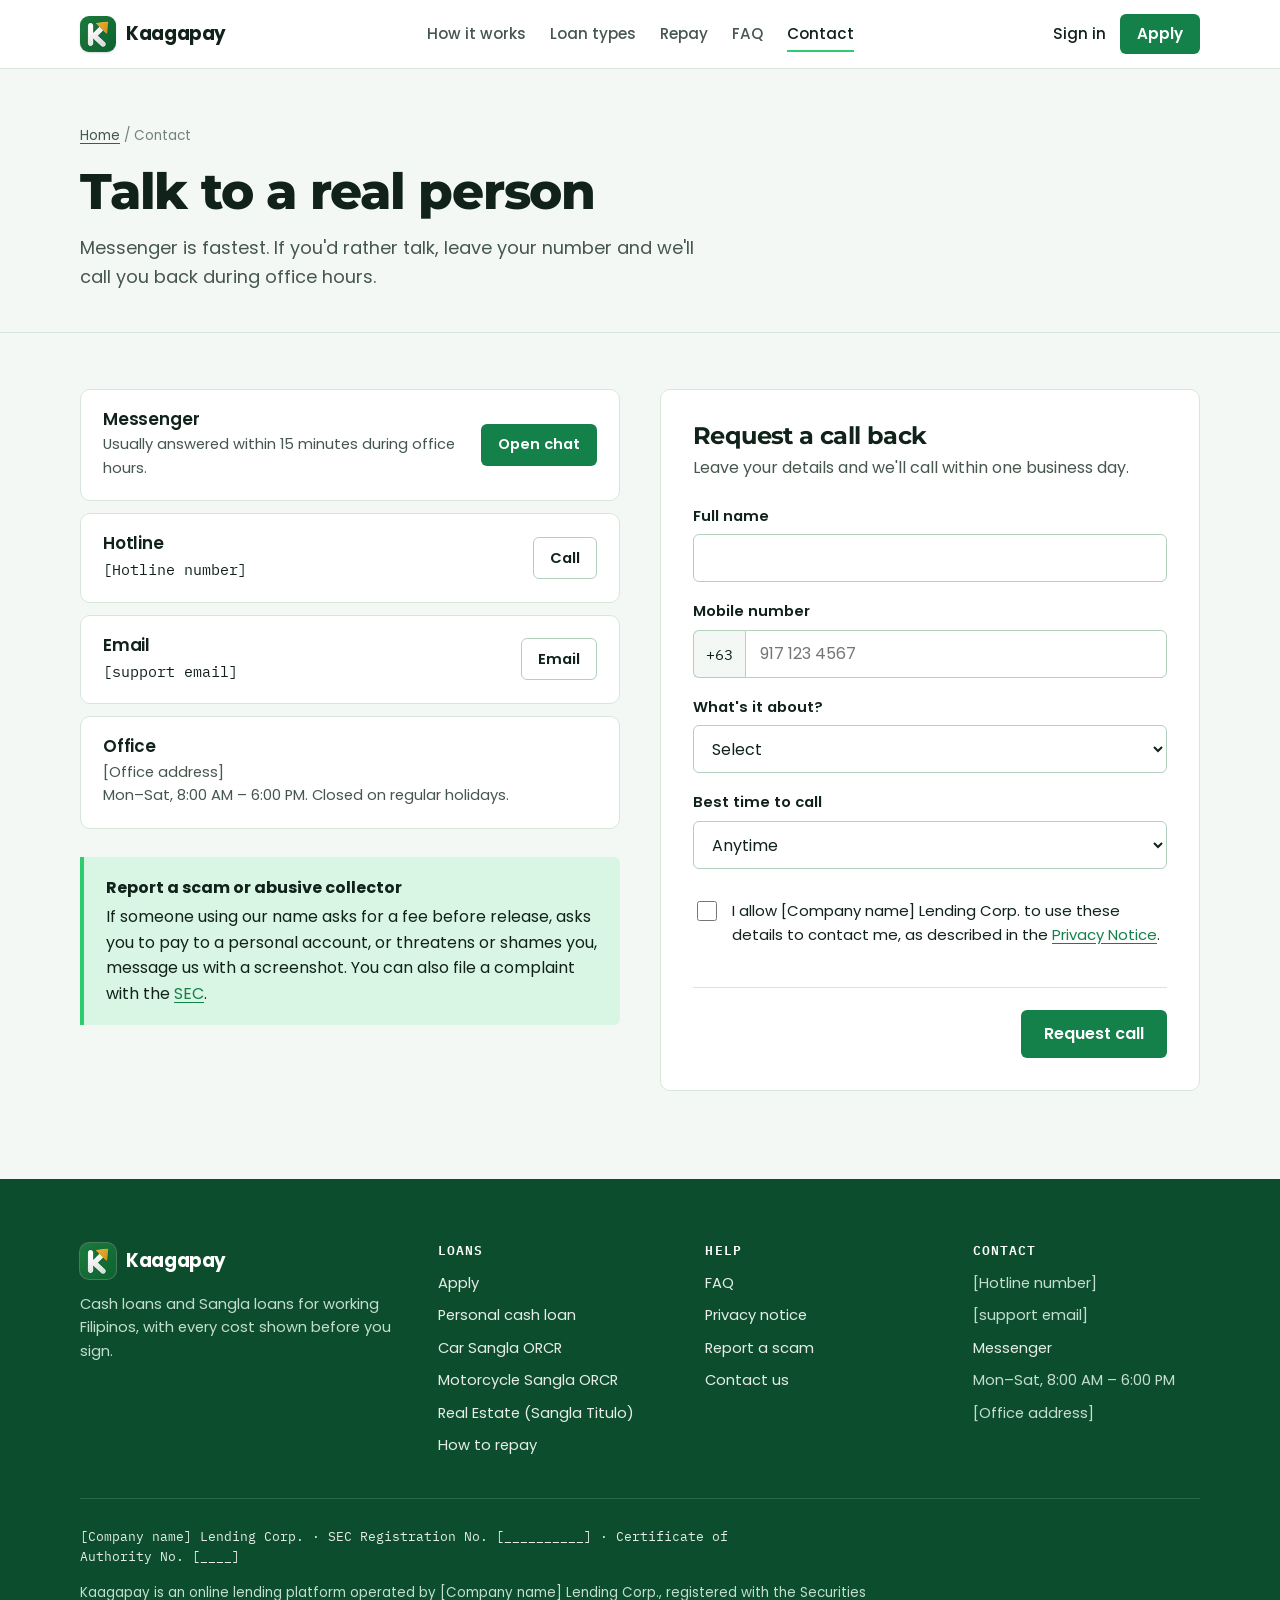
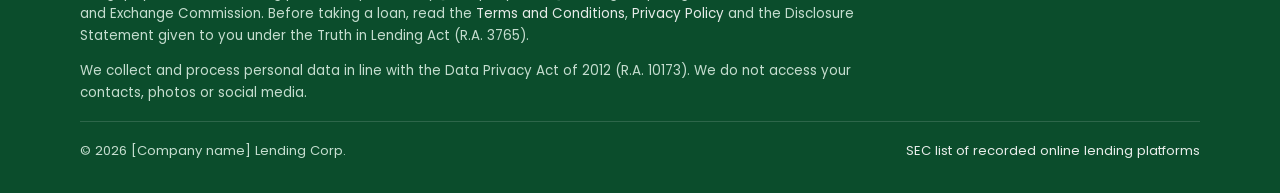
<file: contact.html>
<!doctype html>
<html lang="en">
<head>
  <meta charset="utf-8">
  <meta name="viewport" content="width=device-width, initial-scale=1">
  <title>Contact us — Kaagapay</title>
  <meta name="description" content="Message us on Messenger, call our hotline, or request a call back. Monday to Saturday, 8 AM to 6 PM.">
  <link rel="icon" type="image/png" href="assets/img/logos/logo-64.png">
  <link rel="apple-touch-icon" href="assets/img/logos/logo-192.png">
  <link rel="preconnect" href="https://fonts.googleapis.com">
  <link rel="preconnect" href="https://fonts.gstatic.com" crossorigin>
  <link href="https://fonts.googleapis.com/css2?family=IBM+Plex+Mono:wght@400;600&family=Montserrat:wght@600;700;800&family=Poppins:wght@400;500;600&display=swap" rel="stylesheet">
  <link rel="stylesheet" href="assets/css/style.css">
</head>
<body>
<a class="skip" href="#main">Skip to content</a>

<header class="site-header">
  <div class="wrap">
    <a class="brand" href="index.html" aria-label="Kaagapay home">
      <img class="brand-mark" src="assets/img/logos/logo-64.png" alt="" width="32" height="32">
      <span class="brand-name">Kaagapay</span>
    </a>
    <nav class="nav" aria-label="Main">
      <a href="index.html#how">How it works</a>
      <a href="index.html#loan-types">Loan types</a>
      <a href="repay.html">Repay</a>
      <a href="faq.html">FAQ</a>
      <a href="contact.html" aria-current="page">Contact</a>
    </nav>
    <div class="header-actions">
      <a class="signin" href="#">Sign in</a>
      <a class="btn btn-primary" href="apply.html">Apply</a>
    </div>
    <button class="nav-toggle" aria-expanded="false" aria-label="Open menu"><span></span></button>
  </div>
</header>

<main id="main">
  <div class="page-head">
    <div class="wrap">
      <div class="crumbs"><a href="index.html">Home</a> / Contact</div>
      <h1>Talk to a real person</h1>
      <p>Messenger is fastest. If you'd rather talk, leave your number and we'll call you back during office hours.</p>
    </div>
  </div>

  <section style="padding-top:56px">
    <div class="wrap contact-grid">
      <div>
        <div class="channels">
          <div class="channel">
            <h3>Messenger</h3>
            <p>Usually answered within 15 minutes during office hours.</p>
            <a class="btn btn-primary" href="https://www.facebook.com/profile.php?id=61596102432290" target="_blank" rel="noopener">Open chat</a>
          </div>
          <div class="channel">
            <h3>Hotline</h3>
            <p class="value">[Hotline number]</p>
            <a class="btn btn-ghost" href="tel:+630000000000">Call</a>
          </div>
          <div class="channel">
            <h3>Email</h3>
            <p class="value">[support email]</p>
            <a class="btn btn-ghost" href="mailto:support@example.ph">Email</a>
          </div>
          <div class="channel">
            <h3>Office</h3>
            <p>[Office address]<br>Mon–Sat, 8:00 AM – 6:00 PM. Closed on regular holidays.</p>
          </div>
        </div>

        <div class="callout" id="report" style="margin-top:28px;scroll-margin-top:96px">
          <p><strong>Report a scam or abusive collector</strong>
          If someone using our name asks for a fee before release, asks you to pay to a personal account, or threatens or shames you, message us with a screenshot. You can also file a complaint with the <a href="https://www.sec.gov.ph" target="_blank" rel="noopener">SEC</a>.</p>
        </div>
      </div>

      <form class="form-card" id="callback-form" novalidate>
        <h2>Request a call back</h2>
        <p style="color:var(--ink-2);margin-bottom:24px">Leave your details and we'll call within one business day.</p>
        <div class="hp" aria-hidden="true"><label>Website <input type="text" name="website" tabindex="-1" autocomplete="off"></label></div>
        <div class="field">
          <label for="cb-name">Full name</label>
          <input id="cb-name" name="name" type="text" required autocomplete="name">
          <span class="err">Required.</span>
        </div>
        <div class="field">
          <label for="cb-mobile">Mobile number</label>
          <div class="prefix"><span>+63</span><input id="cb-mobile" name="mobile" type="tel" inputmode="numeric" placeholder="917 123 4567" pattern="9[0-9 ]{9,11}" required autocomplete="tel-national"></div>
          <span class="err">Enter a 10-digit mobile number starting with 9.</span>
        </div>
        <div class="field">
          <label for="cb-topic">What's it about?</label>
          <select id="cb-topic" name="topic" required>
            <option value="">Select</option>
            <option>A new loan</option>
            <option>My application status</option>
            <option>A payment or due date</option>
            <option>Reporting a scam</option>
            <option>Something else</option>
          </select>
          <span class="err">Choose a topic.</span>
        </div>
        <div class="field">
          <label for="cb-time">Best time to call</label>
          <select id="cb-time" name="best_time">
            <option>Anytime</option>
            <option>Morning (8 AM – 12 NN)</option>
            <option>Afternoon (12 NN – 6 PM)</option>
          </select>
        </div>
        <label class="consent"><input type="checkbox" name="consent" required> <span>I allow [Company name] Lending Corp. to use these details to contact me, as described in the <a href="privacy.html">Privacy Notice</a>.</span></label>
        <div class="form-nav">
          <button type="submit" class="btn btn-primary" style="margin-left:auto">Request call</button>
        </div>
      </form>
    </div>
  </section>
</main>

<footer class="site-footer">
  <div class="wrap">
    <div class="footer-top">
      <div>
        <a class="brand" href="index.html">
          <img class="brand-mark" src="assets/img/logos/logo-64.png" alt="" width="32" height="32">
          <span class="brand-name">Kaagapay</span>
        </a>
        <p>Cash loans and Sangla loans for working Filipinos, with every cost shown before you sign.</p>
      </div>
      <div>
        <h4>Loans</h4>
        <ul>
          <li><a href="apply.html">Apply</a></li>
          <li><a href="personal-loan.html">Personal cash loan</a></li>
          <li><a href="car-sangla-orcr.html">Car Sangla ORCR</a></li>
          <li><a href="motorcycle-sangla-orcr.html">Motorcycle Sangla ORCR</a></li>
          <li><a href="real-estate-sangla-titulo.html">Real Estate (Sangla Titulo)</a></li>
          <li><a href="repay.html">How to repay</a></li>
        </ul>
      </div>
      <div>
        <h4>Help</h4>
        <ul>
          <li><a href="faq.html">FAQ</a></li>
          <li><a href="privacy.html">Privacy notice</a></li>
          <li><a href="contact.html#report">Report a scam</a></li>
          <li><a href="contact.html">Contact us</a></li>
        </ul>
      </div>
      <div>
        <h4>Contact</h4>
        <ul>
          <li>[Hotline number]</li>
          <li>[support email]</li>
          <li><a href="https://www.facebook.com/profile.php?id=61596102432290" target="_blank" rel="noopener">Messenger</a></li>
          <li>Mon–Sat, 8:00 AM – 6:00 PM</li>
          <li>[Office address]</li>
        </ul>
      </div>
    </div>
    <div class="footer-legal">
      <p class="reg">[Company name] Lending Corp. · SEC Registration No. [__________] · Certificate of Authority No. [____]</p>
      <p>Kaagapay is an online lending platform operated by [Company name] Lending Corp., registered with the Securities and Exchange Commission. Before taking a loan, read the <a href="#">Terms and Conditions</a>, <a href="privacy.html">Privacy Policy</a> and the Disclosure Statement given to you under the Truth in Lending Act (R.A. 3765).</p>
      <p>We collect and process personal data in line with the Data Privacy Act of 2012 (R.A. 10173). We do not access your contacts, photos or social media.</p>
    </div>
    <div class="footer-bottom">
      <span>© <span data-year>2026</span> [Company name] Lending Corp.</span>
      <span><a href="https://www.sec.gov.ph/lending-companies-and-financing-companies-2/list-of-recorded-online-lending-platforms" target="_blank" rel="noopener">SEC list of recorded online lending platforms</a></span>
    </div>
  </div>
</footer>

<script src="assets/js/main.js"></script>
</body>
</html>
</file>
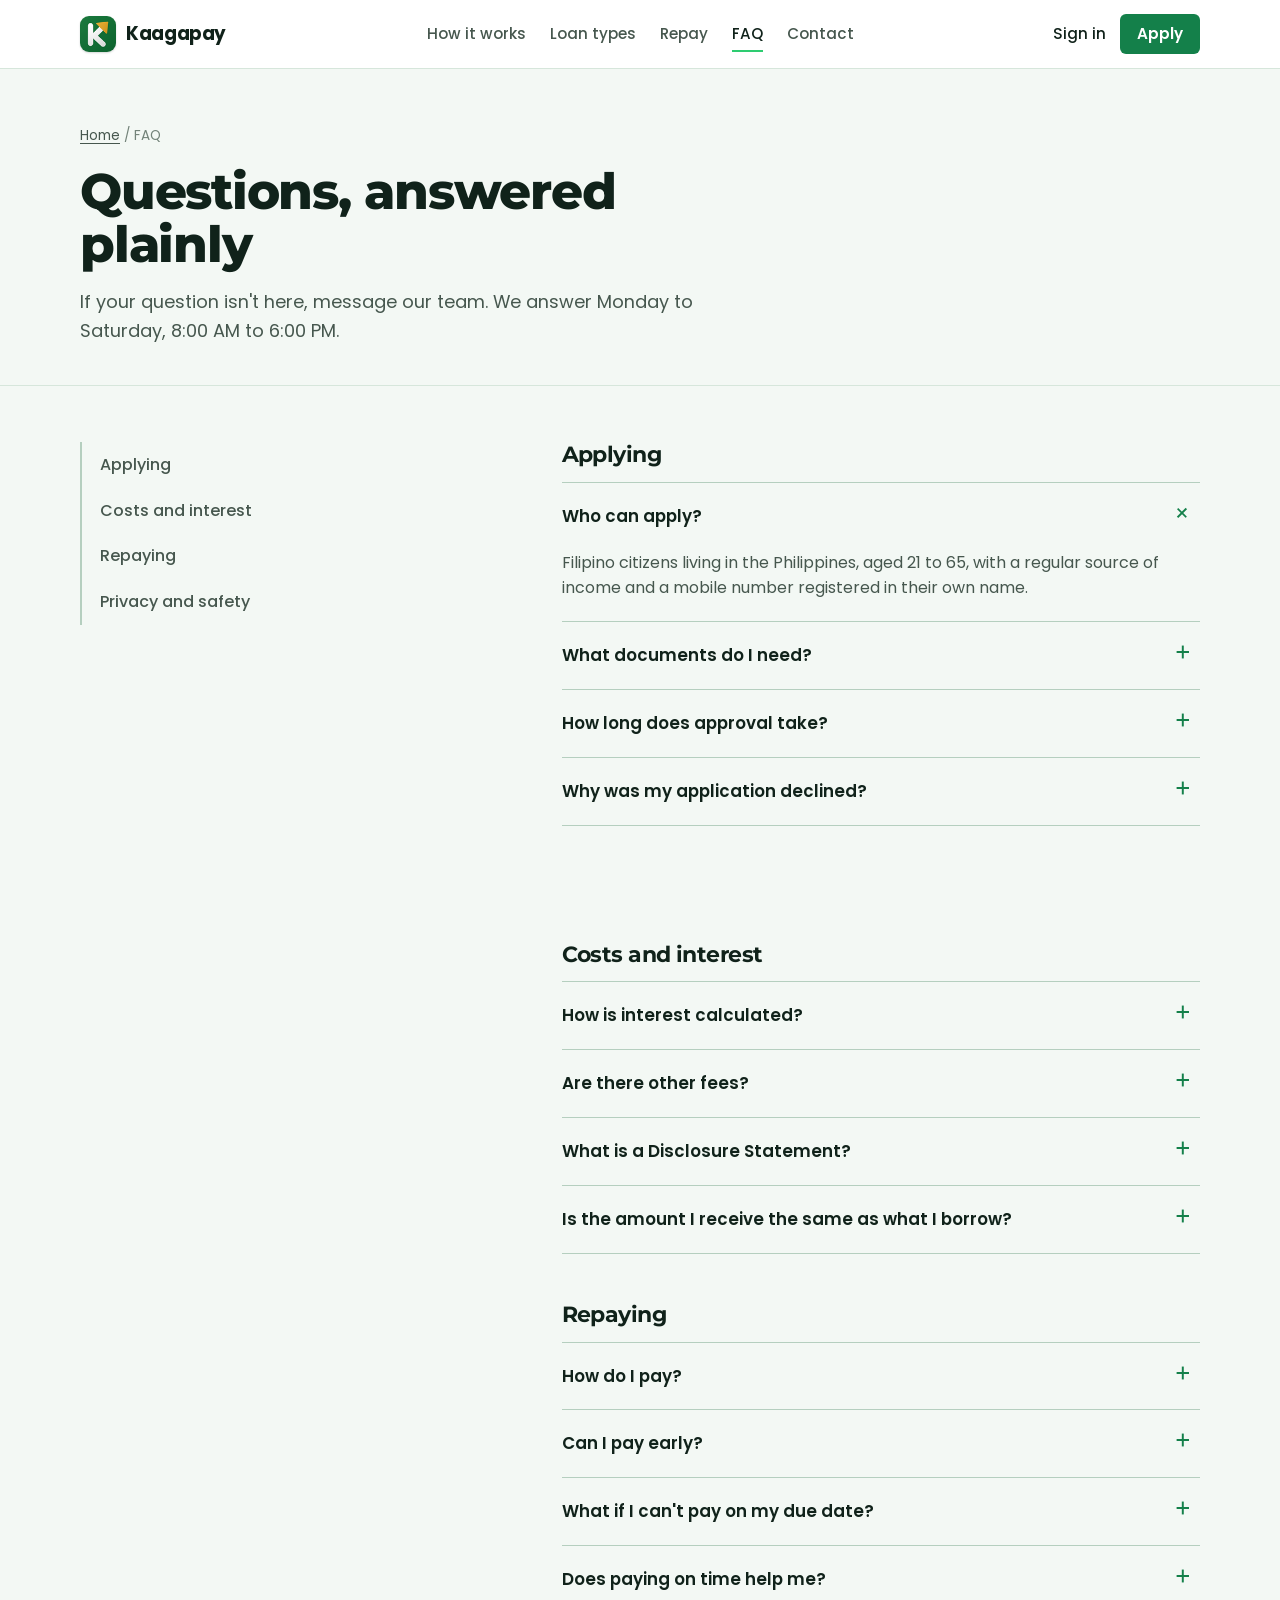
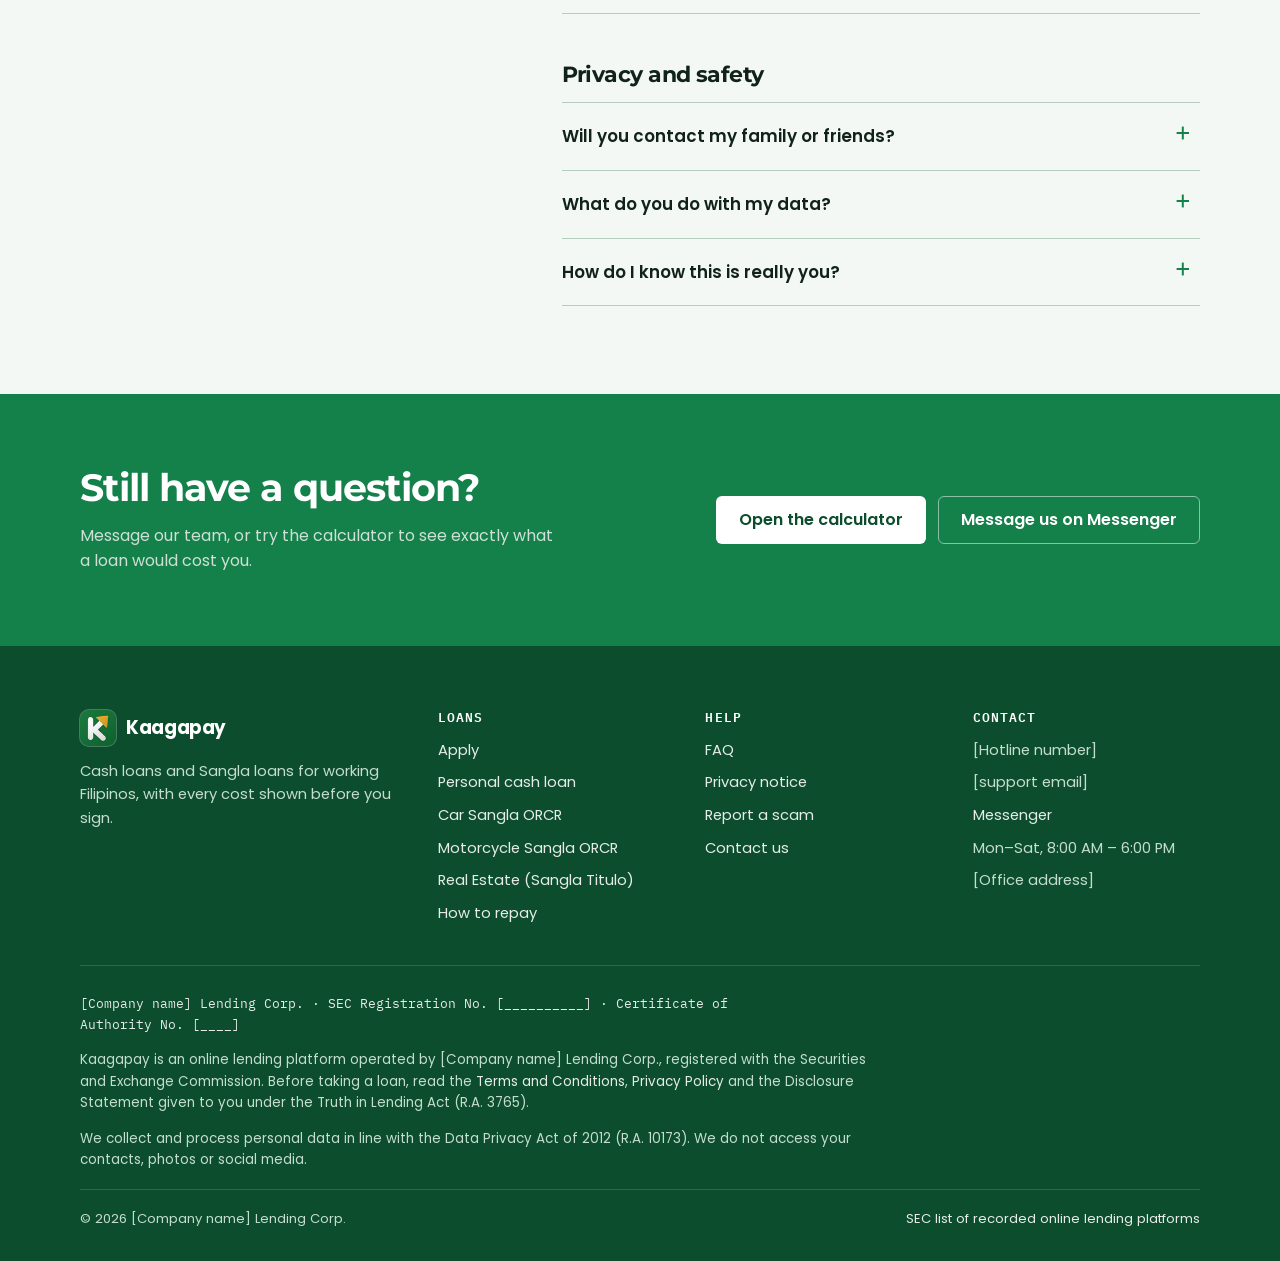
<file: faq.html>
<!doctype html>
<html lang="en">
<head>
  <meta charset="utf-8">
  <meta name="viewport" content="width=device-width, initial-scale=1">
  <title>Frequently asked questions — Kaagapay</title>
  <meta name="description" content="Answers about applying, costs, repayment, privacy and safety for Kaagapay.">
  <link rel="icon" type="image/png" href="assets/img/logos/logo-64.png">
  <link rel="apple-touch-icon" href="assets/img/logos/logo-192.png">
  <link rel="preconnect" href="https://fonts.googleapis.com">
  <link rel="preconnect" href="https://fonts.gstatic.com" crossorigin>
  <link href="https://fonts.googleapis.com/css2?family=IBM+Plex+Mono:wght@400;600&family=Montserrat:wght@600;700;800&family=Poppins:wght@400;500;600&display=swap" rel="stylesheet">
  <link rel="stylesheet" href="assets/css/style.css">
</head>
<body>
<a class="skip" href="#main">Skip to content</a>

<header class="site-header">
  <div class="wrap">
    <a class="brand" href="index.html" aria-label="Kaagapay home">
      <img class="brand-mark" src="assets/img/logos/logo-64.png" alt="" width="32" height="32">
      <span class="brand-name">Kaagapay</span>
    </a>
    <nav class="nav" aria-label="Main">
      <a href="index.html#how">How it works</a>
      <a href="index.html#loan-types">Loan types</a>
      <a href="repay.html">Repay</a>
      <a href="faq.html" aria-current="page">FAQ</a>
      <a href="contact.html">Contact</a>
    </nav>
    <div class="header-actions">
      <a class="signin" href="#">Sign in</a>
      <a class="btn btn-primary" href="apply.html">Apply</a>
    </div>
    <button class="nav-toggle" aria-expanded="false" aria-label="Open menu"><span></span></button>
  </div>
</header>

<main id="main">
  <div class="page-head">
    <div class="wrap">
      <div class="crumbs"><a href="index.html">Home</a> / FAQ</div>
      <h1>Questions, answered plainly</h1>
      <p>If your question isn't here, message our team. We answer Monday to Saturday, 8:00 AM to 6:00 PM.</p>
    </div>
  </div>

  <section style="padding-top:56px">
    <div class="wrap faq-layout">
      <nav aria-label="FAQ topics">
        <ul class="toc">
          <li><a href="#applying">Applying</a></li>
          <li><a href="#costs">Costs and interest</a></li>
          <li><a href="#repaying">Repaying</a></li>
          <li><a href="#privacy">Privacy and safety</a></li>
        </ul>
      </nav>

      <div>
        <div class="faq-group" id="applying">
          <h2>Applying</h2>
          <div class="faq-list">
            <details open>
              <summary>Who can apply?</summary>
              <div class="answer"><p>Filipino citizens living in the Philippines, aged 21 to 65, with a regular source of income and a mobile number registered in their own name.</p></div>
            </details>
            <details>
              <summary>What documents do I need?</summary>
              <div class="answer"><p>One valid government ID and a selfie. We accept PhilSys National ID, UMID, Driver's License, Passport, SSS, PRC, Postal and Voter's ID. You don't need a payslip, co-maker or collateral.</p></div>
            </details>
            <details>
              <summary>How long does approval take?</summary>
              <div class="answer"><p>Most complete applications get a decision the same business day. Applications sent late at night or on Sundays are reviewed the next morning.</p></div>
            </details>
            <details>
              <summary>Why was my application declined?</summary>
              <div class="answer"><p>The common reasons are a blurry or cropped ID photo, a name that doesn't match your payout account, or income we couldn't verify. You can reapply after 30 days.</p></div>
            </details>
            <details>
              <summary>Can I have more than one loan at a time?</summary>
              <div class="answer"><p>No. You can apply for a new loan once your current one is fully paid.</p></div>
            </details>
          </div>
        </div>

        <div class="faq-group" id="costs">
          <h2>Costs and interest</h2>
          <div class="faq-list">
            <details>
              <summary>How is interest calculated?</summary>
              <div class="answer"><p>Interest is <span data-cfg="monthly">1.5%</span> per month on the amount you borrowed, for the number of months of your loan. On ₱500,000 over 24 months that's ₱180,000, so you repay ₱680,000 in total.</p></div>
            </details>
            <details>
              <summary>Are there other fees?</summary>
              <div class="answer"><p>There's no processing, service or approval fee. A late payment charge only applies if you pay after your due date, and the amount is written in your Disclosure Statement before you sign.</p></div>
            </details>
            <details>
              <summary>What is a Disclosure Statement?</summary>
              <div class="answer"><p>A document required by the Truth in Lending Act (R.A. 3765). It lists the amount you'll receive, the interest, every charge, the total you'll repay and your payment schedule. You review and sign it before any money is released.</p></div>
            </details>
            <details>
              <summary>Is the amount I receive the same as what I borrow?</summary>
              <div class="answer"><p>Yes. We don't deduct anything from your loan before sending it.</p></div>
            </details>
          </div>
        </div>

        <div class="faq-group" id="repaying">
          <h2>Repaying</h2>
          <div class="faq-list">
            <details>
              <summary>How do I pay?</summary>
              <div class="answer"><p>Through GCash, Maya, online banking or over the counter at partners like 7-Eleven and Bayad Center. <a href="repay.html">See the step-by-step guide</a>.</p></div>
            </details>
            <details>
              <summary>Can I pay early?</summary>
              <div class="answer"><p>Yes. Interest stops on the day you pay in full, and there's no pre-termination charge.</p></div>
            </details>
            <details>
              <summary>What if I can't pay on my due date?</summary>
              <div class="answer"><p>Message us before the due date. We can usually move it or split the balance into smaller payments. Any change is confirmed in writing with the new total.</p></div>
            </details>
            <details>
              <summary>Does paying on time help me?</summary>
              <div class="answer"><p>Yes. It raises your limit for your next loan and builds your record with the Credit Information Corporation (CIC).</p></div>
            </details>
          </div>
        </div>

        <div class="faq-group" id="privacy">
          <h2>Privacy and safety</h2>
          <div class="faq-list">
            <details>
              <summary>Will you contact my family or friends?</summary>
              <div class="answer"><p>No. We don't access your phone contacts, and we never contact anyone about your loan except you. Debt-shaming is prohibited under SEC Memorandum Circular No. 18, s. 2019, and we don't do it.</p></div>
            </details>
            <details>
              <summary>What do you do with my data?</summary>
              <div class="answer"><p>We use it to check your identity, assess your application and service your loan, in line with the Data Privacy Act of 2012 (R.A. 10173). Details are in our <a href="privacy.html">Privacy Policy</a>.</p></div>
            </details>
            <details>
              <summary>How do I know this is really you?</summary>
              <div class="answer"><p>Check our name against the <a href="https://www.sec.gov.ph/lending-companies-and-financing-companies-2/list-of-recorded-online-lending-platforms" target="_blank" rel="noopener">SEC list of recorded online lending platforms</a>. We only message from our official number, and we'll never ask for a fee before releasing your loan.</p></div>
            </details>
          </div>
        </div>
      </div>
    </div>
  </section>

  <div class="cta-band">
    <div class="wrap">
      <div>
        <h2>Still have a question?</h2>
        <p>Message our team, or try the calculator to see exactly what a loan would cost you.</p>
      </div>
      <div class="cta-actions">
        <a class="btn btn-accent" href="index.html#calc">Open the calculator</a>
        <a class="btn btn-ghost" href="https://www.facebook.com/profile.php?id=61596102432290" target="_blank" rel="noopener">Message us on Messenger</a>
      </div>
    </div>
  </div>
</main>

<footer class="site-footer">
  <div class="wrap">
    <div class="footer-top">
      <div>
        <a class="brand" href="index.html">
          <img class="brand-mark" src="assets/img/logos/logo-64.png" alt="" width="32" height="32">
          <span class="brand-name">Kaagapay</span>
        </a>
        <p>Cash loans and Sangla loans for working Filipinos, with every cost shown before you sign.</p>
      </div>
      <div>
        <h4>Loans</h4>
        <ul>
          <li><a href="apply.html">Apply</a></li>
          <li><a href="personal-loan.html">Personal cash loan</a></li>
          <li><a href="car-sangla-orcr.html">Car Sangla ORCR</a></li>
          <li><a href="motorcycle-sangla-orcr.html">Motorcycle Sangla ORCR</a></li>
          <li><a href="real-estate-sangla-titulo.html">Real Estate (Sangla Titulo)</a></li>
          <li><a href="repay.html">How to repay</a></li>
        </ul>
      </div>
      <div>
        <h4>Help</h4>
        <ul>
          <li><a href="faq.html">FAQ</a></li>
          <li><a href="privacy.html">Privacy notice</a></li>
          <li><a href="contact.html#report">Report a scam</a></li>
          <li><a href="contact.html">Contact us</a></li>
        </ul>
      </div>
      <div>
        <h4>Contact</h4>
        <ul>
          <li>[Hotline number]</li>
          <li>[support email]</li>
          <li><a href="https://www.facebook.com/profile.php?id=61596102432290" target="_blank" rel="noopener">Messenger</a></li>
          <li>Mon–Sat, 8:00 AM – 6:00 PM</li>
          <li>[Office address]</li>
        </ul>
      </div>
    </div>
    <div class="footer-legal">
      <p class="reg">[Company name] Lending Corp. · SEC Registration No. [__________] · Certificate of Authority No. [____]</p>
      <p>Kaagapay is an online lending platform operated by [Company name] Lending Corp., registered with the Securities and Exchange Commission. Before taking a loan, read the <a href="#">Terms and Conditions</a>, <a href="privacy.html">Privacy Policy</a> and the Disclosure Statement given to you under the Truth in Lending Act (R.A. 3765).</p>
      <p>We collect and process personal data in line with the Data Privacy Act of 2012 (R.A. 10173). We do not access your contacts, photos or social media.</p>
    </div>
    <div class="footer-bottom">
      <span>© <span data-year>2026</span> [Company name] Lending Corp.</span>
      <span><a href="https://www.sec.gov.ph/lending-companies-and-financing-companies-2/list-of-recorded-online-lending-platforms" target="_blank" rel="noopener">SEC list of recorded online lending platforms</a></span>
    </div>
  </div>
</footer>

<script src="assets/js/main.js"></script>
</body>
</html>
</file>
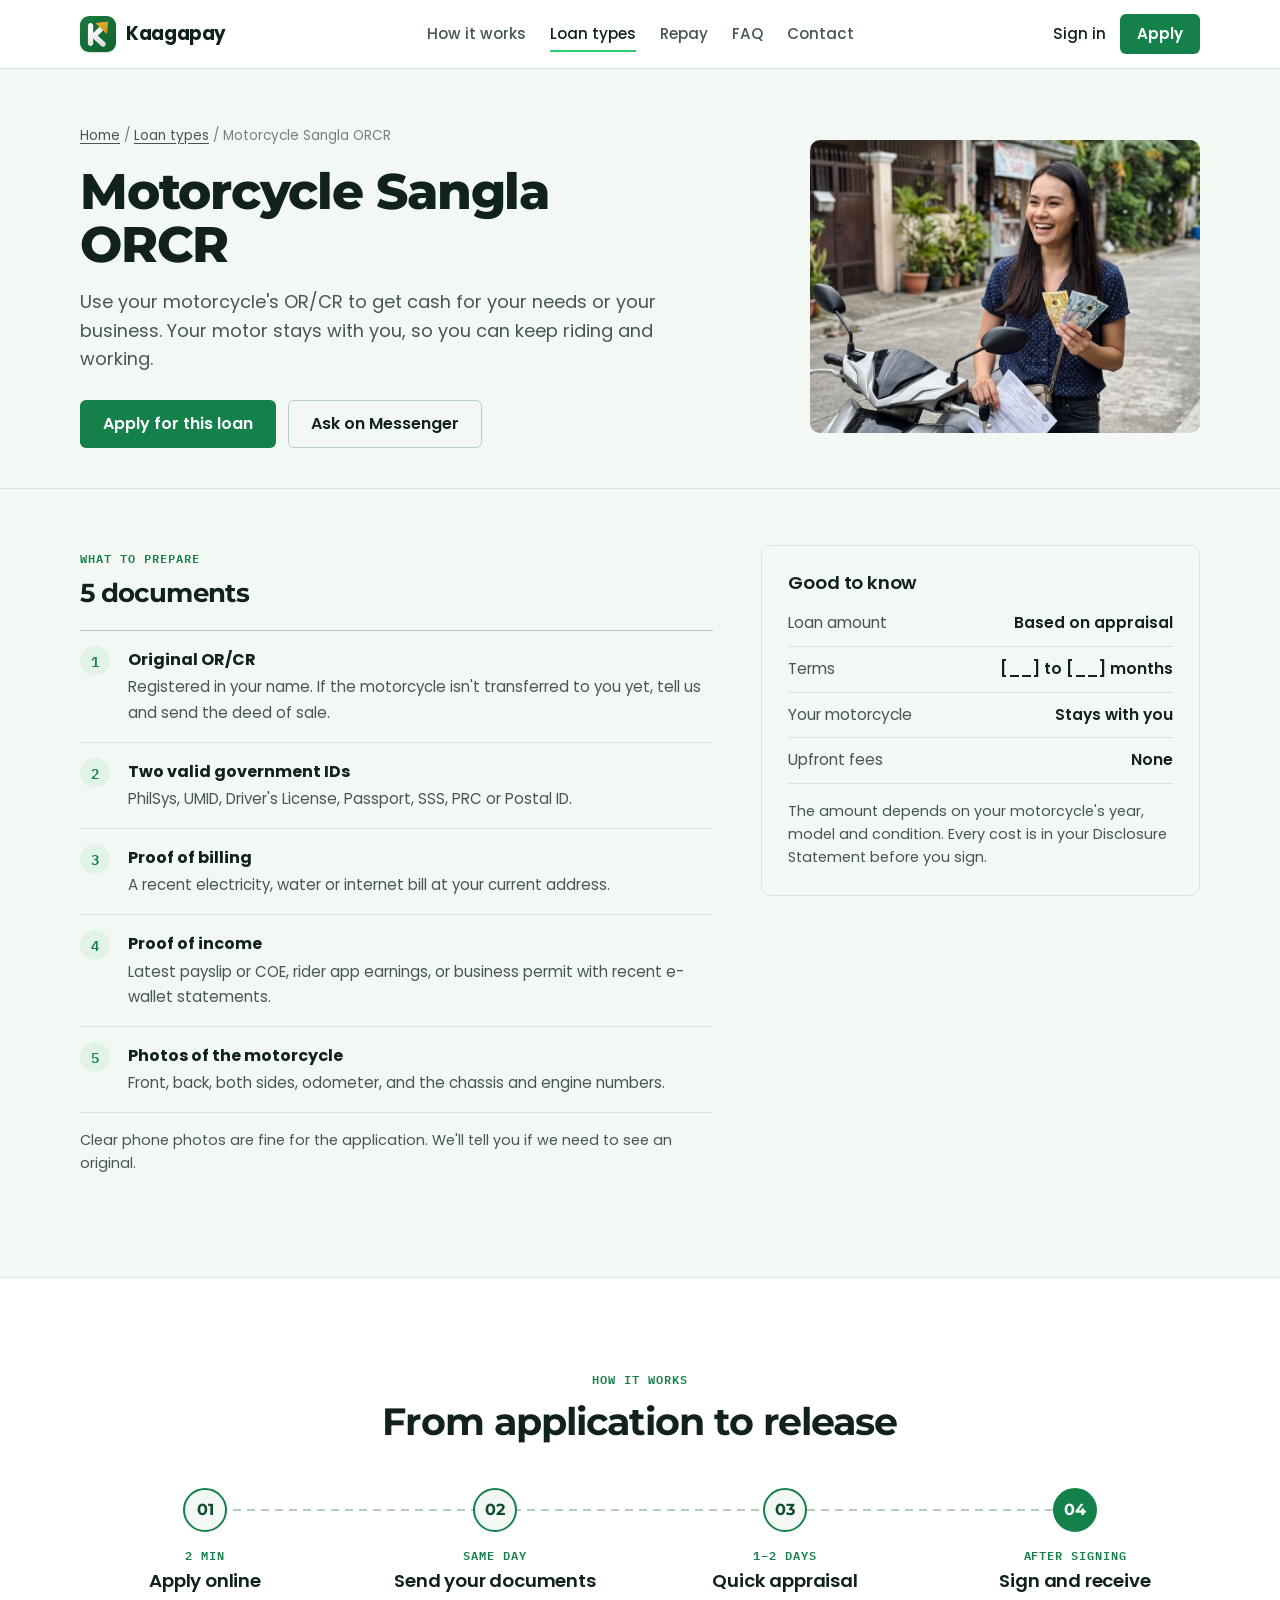
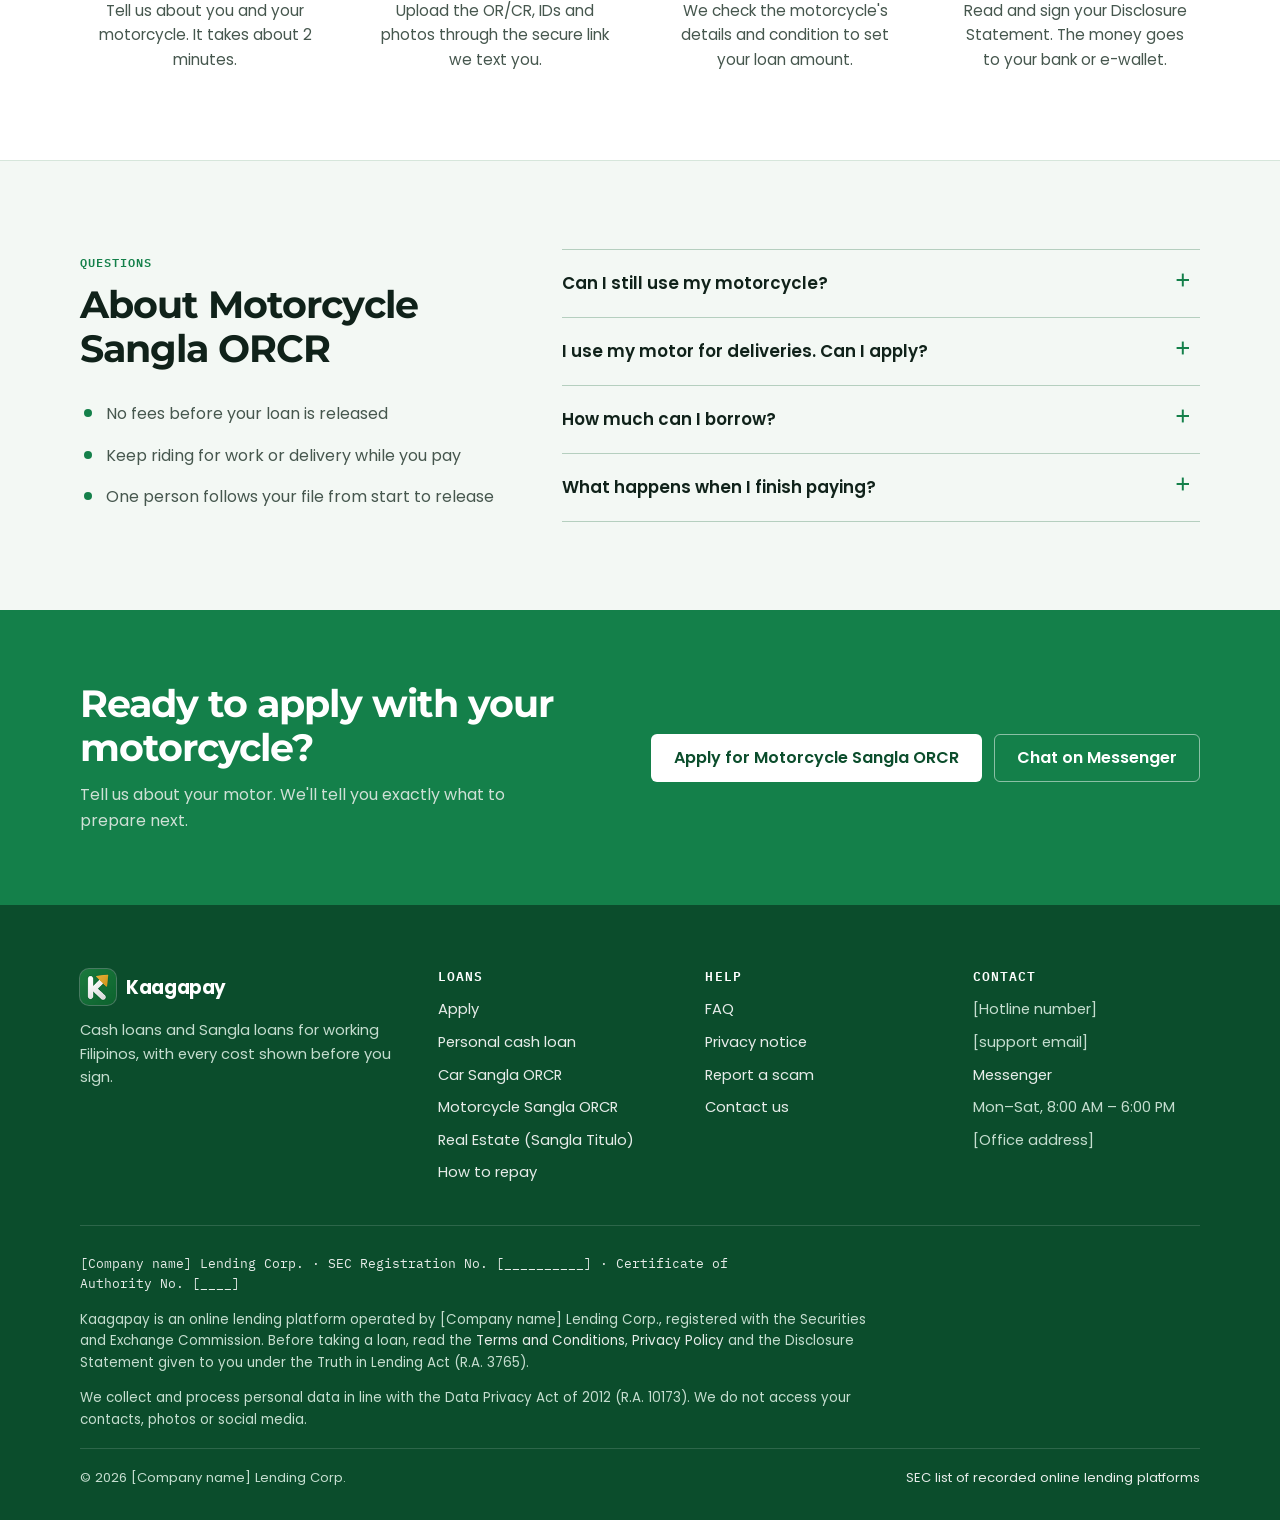
<file: motorcycle-sangla-orcr.html>
<!doctype html>
<html lang="en">
<head>
  <meta charset="utf-8">
  <meta name="viewport" content="width=device-width, initial-scale=1">
  <title>Motorcycle Sangla ORCR — Kaagapay</title>
  <meta name="description" content="Use your motorcycle's OR/CR for quick cash and keep riding. See the 5 documents to prepare.">
  <link rel="icon" type="image/png" href="assets/img/logos/logo-64.png">
  <link rel="apple-touch-icon" href="assets/img/logos/logo-192.png">
  <link rel="preconnect" href="https://fonts.googleapis.com">
  <link rel="preconnect" href="https://fonts.gstatic.com" crossorigin>
  <link href="https://fonts.googleapis.com/css2?family=IBM+Plex+Mono:wght@400;600&family=Montserrat:wght@600;700;800&family=Poppins:wght@400;500;600&display=swap" rel="stylesheet">
  <link rel="stylesheet" href="assets/css/style.css">
</head>
<body>
<a class="skip" href="#main">Skip to content</a>

<header class="site-header">
  <div class="wrap">
    <a class="brand" href="index.html" aria-label="Kaagapay home">
      <img class="brand-mark" src="assets/img/logos/logo-64.png" alt="" width="32" height="32">
      <span class="brand-name">Kaagapay</span>
    </a>
    <nav class="nav" aria-label="Main">
      <a href="index.html#how">How it works</a>
      <a href="index.html#loan-types" aria-current="page">Loan types</a>
      <a href="repay.html">Repay</a>
      <a href="faq.html">FAQ</a>
      <a href="contact.html">Contact</a>
    </nav>
    <div class="header-actions">
      <a class="signin" href="#">Sign in</a>
      <a class="btn btn-primary" href="apply.html">Apply</a>
    </div>
    <button class="nav-toggle" aria-expanded="false" aria-label="Open menu"><span></span></button>
  </div>
</header>

<main id="main">
  <!-- Bracketed values like [__] are placeholders: set them to your actual loan terms before launch. -->
  <div class="page-head loan-head">
    <div class="wrap loan-head-grid">
      <div>
        <div class="crumbs"><a href="index.html">Home</a> / <a href="index.html#loan-types">Loan types</a> / Motorcycle Sangla ORCR</div>
        <h1>Motorcycle Sangla ORCR</h1>
        <p>Use your motorcycle's OR/CR to get cash for your needs or your business. Your motor stays with you, so you can keep riding and working.</p>
        <div class="hero-ctas">
          <a class="btn btn-primary" href="apply.html?product=moto-orcr">Apply for this loan</a>
          <a class="btn btn-ghost" href="https://www.facebook.com/profile.php?id=61596102432290" target="_blank" rel="noopener">Ask on Messenger</a>
        </div>
      </div>
      <div class="loan-head-art">
        <img src="assets/img/loans/motorcycle.jpg" alt="Woman holding cash and OR/CR beside her motorcycle" width="900" height="1205">
      </div>
    </div>
  </div>

  <section style="padding-top:56px">
    <div class="wrap loan-detail">
      <div>
        <span class="eyebrow">What to prepare</span>
        <h2 class="loan-h2">5 documents</h2>
        <ol class="doc-list">
          <li><strong>Original OR/CR</strong><span>Registered in your name. If the motorcycle isn't transferred to you yet, tell us and send the deed of sale.</span></li>
          <li><strong>Two valid government IDs</strong><span>PhilSys, UMID, Driver's License, Passport, SSS, PRC or Postal ID.</span></li>
          <li><strong>Proof of billing</strong><span>A recent electricity, water or internet bill at your current address.</span></li>
          <li><strong>Proof of income</strong><span>Latest payslip or COE, rider app earnings, or business permit with recent e-wallet statements.</span></li>
          <li><strong>Photos of the motorcycle</strong><span>Front, back, both sides, odometer, and the chassis and engine numbers.</span></li>
        </ol>
        <p class="doc-note">Clear phone photos are fine for the application. We'll tell you if we need to see an original.</p>
      </div>
      <aside class="facts-card">
        <h3>Good to know</h3>
        <ul class="spec">
          <li><span>Loan amount</span><span>Based on appraisal</span></li>
          <li><span>Terms</span><span>[__] to [__] months</span></li>
          <li><span>Your motorcycle</span><span>Stays with you</span></li>
          <li><span>Upfront fees</span><span>None</span></li>
        </ul>
        <p>The amount depends on your motorcycle's year, model and condition. Every cost is in your Disclosure Statement before you sign.</p>
      </aside>
    </div>
  </section>

  <section class="band">
    <div class="wrap">
      <div class="section-head">
        <span class="eyebrow">How it works</span>
        <h2>From application to release</h2>
      </div>
      <ol class="steps">
        <li><span class="step-num">01</span><h3>Apply online</h3><p>Tell us about you and your motorcycle. It takes about 2 minutes.</p><span class="step-time">2 min</span></li>
        <li><span class="step-num">02</span><h3>Send your documents</h3><p>Upload the OR/CR, IDs and photos through the secure link we text you.</p><span class="step-time">same day</span></li>
        <li><span class="step-num">03</span><h3>Quick appraisal</h3><p>We check the motorcycle's details and condition to set your loan amount.</p><span class="step-time">1–2 days</span></li>
        <li><span class="step-num">04</span><h3>Sign and receive</h3><p>Read and sign your Disclosure Statement. The money goes to your bank or e-wallet.</p><span class="step-time">after signing</span></li>
      </ol>
    </div>
  </section>

  <section>
    <div class="wrap faq-layout">
      <div>
        <span class="eyebrow">Questions</span>
        <h2>About Motorcycle Sangla ORCR</h2>
        <ul class="why-list">
          <li>No fees before your loan is released</li>
          <li>Keep riding for work or delivery while you pay</li>
          <li>One person follows your file from start to release</li>
        </ul>
      </div>
      <div class="faq-list">
        <details><summary>Can I still use my motorcycle?</summary><div class="answer"><p>Yes. Only the OR/CR is held. Your motorcycle stays with you.</p></div></details>
        <details><summary>I use my motor for deliveries. Can I apply?</summary><div class="answer"><p>Yes. Rider earnings from delivery or ride-hailing apps count as proof of income. Send screenshots of your recent earnings.</p></div></details>
        <details><summary>How much can I borrow?</summary><div class="answer"><p>It depends on the appraised value of your motorcycle, mainly its year, model and condition. You'll see the exact amount before you sign anything.</p></div></details>
        <details><summary>What happens when I finish paying?</summary><div class="answer"><p>We return your OR/CR and release the chattel mortgage annotated on the CR.</p></div></details>
      </div>
    </div>
  </section>

  <div class="cta-band">
    <div class="wrap">
      <div>
        <h2>Ready to apply with your motorcycle?</h2>
        <p>Tell us about your motor. We'll tell you exactly what to prepare next.</p>
      </div>
      <div class="cta-actions">
        <a class="btn btn-accent" href="apply.html?product=moto-orcr">Apply for Motorcycle Sangla ORCR</a>
        <a class="btn btn-ghost" href="https://www.facebook.com/profile.php?id=61596102432290" target="_blank" rel="noopener">Chat on Messenger</a>
      </div>
    </div>
  </div>
</main>

<footer class="site-footer">
  <div class="wrap">
    <div class="footer-top">
      <div>
        <a class="brand" href="index.html">
          <img class="brand-mark" src="assets/img/logos/logo-64.png" alt="" width="32" height="32">
          <span class="brand-name">Kaagapay</span>
        </a>
        <p>Cash loans and Sangla loans for working Filipinos, with every cost shown before you sign.</p>
      </div>
      <div>
        <h4>Loans</h4>
        <ul>
          <li><a href="apply.html">Apply</a></li>
          <li><a href="personal-loan.html">Personal cash loan</a></li>
          <li><a href="car-sangla-orcr.html">Car Sangla ORCR</a></li>
          <li><a href="motorcycle-sangla-orcr.html">Motorcycle Sangla ORCR</a></li>
          <li><a href="real-estate-sangla-titulo.html">Real Estate (Sangla Titulo)</a></li>
          <li><a href="repay.html">How to repay</a></li>
        </ul>
      </div>
      <div>
        <h4>Help</h4>
        <ul>
          <li><a href="faq.html">FAQ</a></li>
          <li><a href="privacy.html">Privacy notice</a></li>
          <li><a href="contact.html#report">Report a scam</a></li>
          <li><a href="contact.html">Contact us</a></li>
        </ul>
      </div>
      <div>
        <h4>Contact</h4>
        <ul>
          <li>[Hotline number]</li>
          <li>[support email]</li>
          <li><a href="https://www.facebook.com/profile.php?id=61596102432290" target="_blank" rel="noopener">Messenger</a></li>
          <li>Mon–Sat, 8:00 AM – 6:00 PM</li>
          <li>[Office address]</li>
        </ul>
      </div>
    </div>
    <div class="footer-legal">
      <p class="reg">[Company name] Lending Corp. · SEC Registration No. [__________] · Certificate of Authority No. [____]</p>
      <p>Kaagapay is an online lending platform operated by [Company name] Lending Corp., registered with the Securities and Exchange Commission. Before taking a loan, read the <a href="#">Terms and Conditions</a>, <a href="privacy.html">Privacy Policy</a> and the Disclosure Statement given to you under the Truth in Lending Act (R.A. 3765).</p>
      <p>We collect and process personal data in line with the Data Privacy Act of 2012 (R.A. 10173). We do not access your contacts, photos or social media.</p>
    </div>
    <div class="footer-bottom">
      <span>© <span data-year>2026</span> [Company name] Lending Corp.</span>
      <span><a href="https://www.sec.gov.ph/lending-companies-and-financing-companies-2/list-of-recorded-online-lending-platforms" target="_blank" rel="noopener">SEC list of recorded online lending platforms</a></span>
    </div>
  </div>
</footer>

<script src="assets/js/main.js"></script>
</body>
</html>
</file>
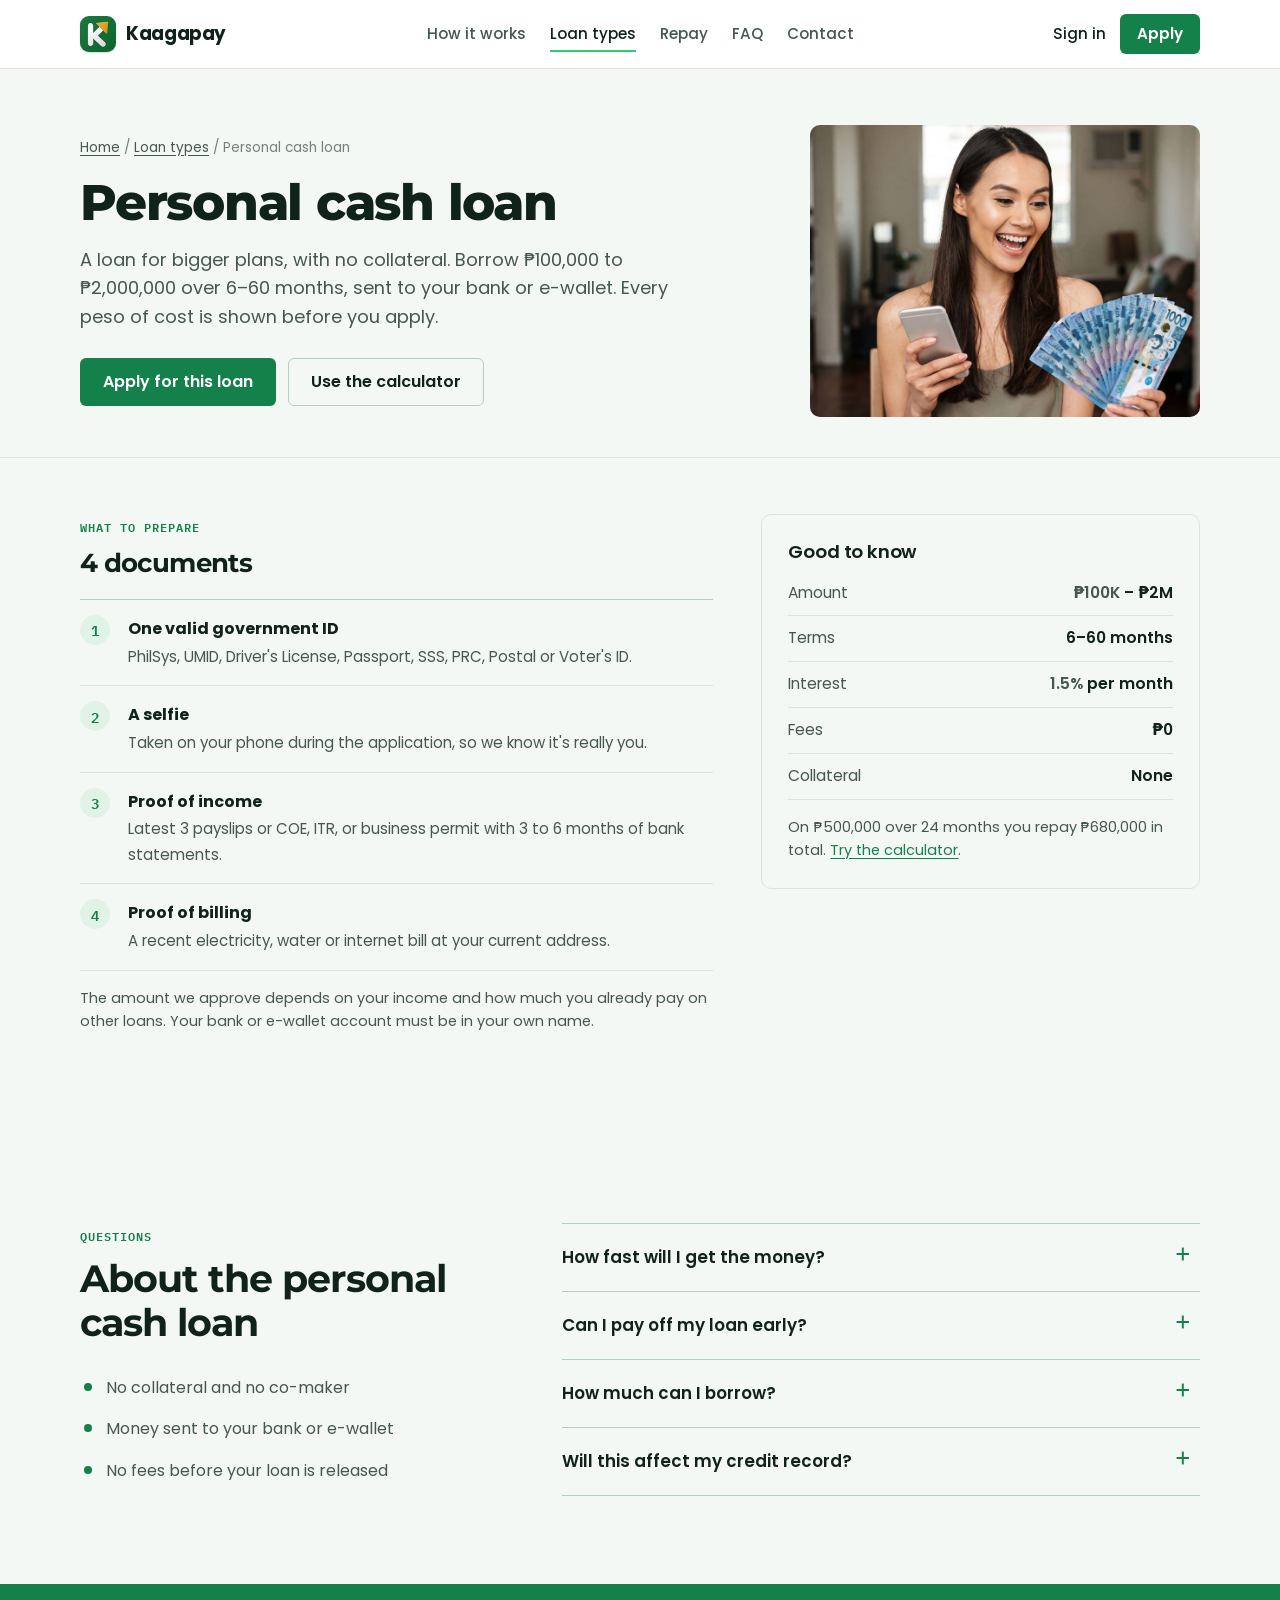
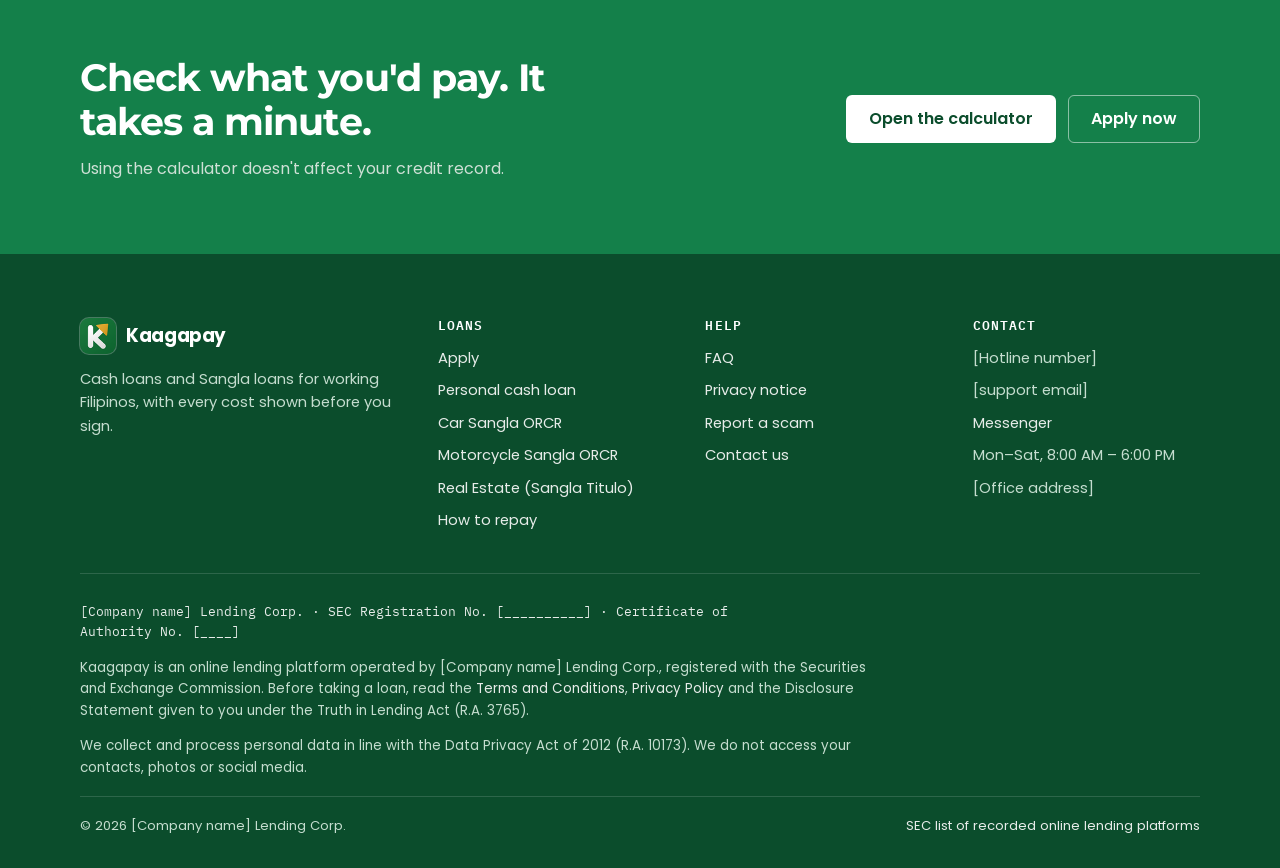
<file: personal-loan.html>
<!doctype html>
<html lang="en">
<head>
  <meta charset="utf-8">
  <meta name="viewport" content="width=device-width, initial-scale=1">
  <title>Personal cash loan — Kaagapay</title>
  <meta name="description" content="Borrow ₱100,000 to ₱2,000,000 with no collateral, over 6 to 60 months. See what to prepare.">
  <link rel="icon" type="image/png" href="assets/img/logos/logo-64.png">
  <link rel="apple-touch-icon" href="assets/img/logos/logo-192.png">
  <link rel="preconnect" href="https://fonts.googleapis.com">
  <link rel="preconnect" href="https://fonts.gstatic.com" crossorigin>
  <link href="https://fonts.googleapis.com/css2?family=IBM+Plex+Mono:wght@400;600&family=Montserrat:wght@600;700;800&family=Poppins:wght@400;500;600&display=swap" rel="stylesheet">
  <link rel="stylesheet" href="assets/css/style.css">
</head>
<body>
<a class="skip" href="#main">Skip to content</a>

<header class="site-header">
  <div class="wrap">
    <a class="brand" href="index.html" aria-label="Kaagapay home">
      <img class="brand-mark" src="assets/img/logos/logo-64.png" alt="" width="32" height="32">
      <span class="brand-name">Kaagapay</span>
    </a>
    <nav class="nav" aria-label="Main">
      <a href="index.html#how">How it works</a>
      <a href="index.html#loan-types" aria-current="page">Loan types</a>
      <a href="repay.html">Repay</a>
      <a href="faq.html">FAQ</a>
      <a href="contact.html">Contact</a>
    </nav>
    <div class="header-actions">
      <a class="signin" href="#">Sign in</a>
      <a class="btn btn-primary" href="apply.html">Apply</a>
    </div>
    <button class="nav-toggle" aria-expanded="false" aria-label="Open menu"><span></span></button>
  </div>
</header>

<main id="main">
  <div class="page-head loan-head">
    <div class="wrap loan-head-grid">
      <div>
        <div class="crumbs"><a href="index.html">Home</a> / <a href="index.html#loan-types">Loan types</a> / Personal cash loan</div>
        <h1>Personal cash loan</h1>
        <p>A loan for bigger plans, with no collateral. Borrow <span data-cfg="min">₱100,000</span> to <span data-cfg="max">₱2,000,000</span> over <span data-cfg="terms">6–60 months</span>, sent to your bank or e-wallet. Every peso of cost is shown before you apply.</p>
        <div class="hero-ctas">
          <a class="btn btn-primary" href="apply.html?product=personal">Apply for this loan</a>
          <a class="btn btn-ghost" href="index.html#calc">Use the calculator</a>
        </div>
      </div>
      <div class="loan-head-art">
        <img src="assets/img/loans/personal.jpg" alt="Woman smiling at a fan of peso bills while holding her phone" width="900" height="1117">
      </div>
    </div>
  </div>

  <section style="padding-top:56px">
    <div class="wrap loan-detail">
      <div>
        <span class="eyebrow">What to prepare</span>
        <h2 class="loan-h2">4 documents</h2>
        <ol class="doc-list">
          <li><strong>One valid government ID</strong><span>PhilSys, UMID, Driver's License, Passport, SSS, PRC, Postal or Voter's ID.</span></li>
          <li><strong>A selfie</strong><span>Taken on your phone during the application, so we know it's really you.</span></li>
          <li><strong>Proof of income</strong><span>Latest 3 payslips or COE, ITR, or business permit with 3 to 6 months of bank statements.</span></li>
          <li><strong>Proof of billing</strong><span>A recent electricity, water or internet bill at your current address.</span></li>
        </ol>
        <p class="doc-note">The amount we approve depends on your income and how much you already pay on other loans. Your bank or e-wallet account must be in your own name.</p>
      </div>
      <aside class="facts-card">
        <h3>Good to know</h3>
        <ul class="spec">
          <li><span>Amount</span><span><span data-cfg="minShort">₱100K</span> – <span data-cfg="maxShort">₱2M</span></span></li>
          <li><span>Terms</span><span data-cfg="terms">6–60 months</span></li>
          <li><span>Interest</span><span><span data-cfg="monthly">1.5%</span> per month</span></li>
          <li><span>Fees</span><span data-cfg="fee">₱0</span></li>
          <li><span>Collateral</span><span>None</span></li>
        </ul>
        <p>On ₱500,000 over 24 months you repay ₱680,000 in total. <a href="index.html#calc">Try the calculator</a>.</p>
      </aside>
    </div>
  </section>

  <section>
    <div class="wrap faq-layout">
      <div>
        <span class="eyebrow">Questions</span>
        <h2>About the personal cash loan</h2>
        <ul class="why-list">
          <li>No collateral and no co-maker</li>
          <li>Money sent to your bank or e-wallet</li>
          <li>No fees before your loan is released</li>
        </ul>
      </div>
      <div class="faq-list">
        <details><summary>How fast will I get the money?</summary><div class="answer"><p>Once your documents are complete, most decisions go out within 1 to 3 business days. After you sign, the money is sent to your account.</p></div></details>
        <details><summary>Can I pay off my loan early?</summary><div class="answer"><p>Yes, any time, with no pre-termination charge. You won't pay interest for the months you don't use.</p></div></details>
        <details><summary>How much can I borrow?</summary><div class="answer"><p>From <span data-cfg="min">₱100,000</span> to <span data-cfg="max">₱2,000,000</span>. The exact amount depends on your income and your other monthly loan payments.</p></div></details>
        <details><summary>Will this affect my credit record?</summary><div class="answer"><p>We report to the Credit Information Corporation (CIC), as lenders are required to. Paying on time builds your record.</p></div></details>
      </div>
    </div>
  </section>

  <div class="cta-band">
    <div class="wrap">
      <div>
        <h2>Check what you'd pay. It takes a minute.</h2>
        <p>Using the calculator doesn't affect your credit record.</p>
      </div>
      <div class="cta-actions">
        <a class="btn btn-accent" href="index.html#calc">Open the calculator</a>
        <a class="btn btn-ghost" href="apply.html?product=personal">Apply now</a>
      </div>
    </div>
  </div>
</main>

<footer class="site-footer">
  <div class="wrap">
    <div class="footer-top">
      <div>
        <a class="brand" href="index.html">
          <img class="brand-mark" src="assets/img/logos/logo-64.png" alt="" width="32" height="32">
          <span class="brand-name">Kaagapay</span>
        </a>
        <p>Cash loans and Sangla loans for working Filipinos, with every cost shown before you sign.</p>
      </div>
      <div>
        <h4>Loans</h4>
        <ul>
          <li><a href="apply.html">Apply</a></li>
          <li><a href="personal-loan.html">Personal cash loan</a></li>
          <li><a href="car-sangla-orcr.html">Car Sangla ORCR</a></li>
          <li><a href="motorcycle-sangla-orcr.html">Motorcycle Sangla ORCR</a></li>
          <li><a href="real-estate-sangla-titulo.html">Real Estate (Sangla Titulo)</a></li>
          <li><a href="repay.html">How to repay</a></li>
        </ul>
      </div>
      <div>
        <h4>Help</h4>
        <ul>
          <li><a href="faq.html">FAQ</a></li>
          <li><a href="privacy.html">Privacy notice</a></li>
          <li><a href="contact.html#report">Report a scam</a></li>
          <li><a href="contact.html">Contact us</a></li>
        </ul>
      </div>
      <div>
        <h4>Contact</h4>
        <ul>
          <li>[Hotline number]</li>
          <li>[support email]</li>
          <li><a href="https://www.facebook.com/profile.php?id=61596102432290" target="_blank" rel="noopener">Messenger</a></li>
          <li>Mon–Sat, 8:00 AM – 6:00 PM</li>
          <li>[Office address]</li>
        </ul>
      </div>
    </div>
    <div class="footer-legal">
      <p class="reg">[Company name] Lending Corp. · SEC Registration No. [__________] · Certificate of Authority No. [____]</p>
      <p>Kaagapay is an online lending platform operated by [Company name] Lending Corp., registered with the Securities and Exchange Commission. Before taking a loan, read the <a href="#">Terms and Conditions</a>, <a href="privacy.html">Privacy Policy</a> and the Disclosure Statement given to you under the Truth in Lending Act (R.A. 3765).</p>
      <p>We collect and process personal data in line with the Data Privacy Act of 2012 (R.A. 10173). We do not access your contacts, photos or social media.</p>
    </div>
    <div class="footer-bottom">
      <span>© <span data-year>2026</span> [Company name] Lending Corp.</span>
      <span><a href="https://www.sec.gov.ph/lending-companies-and-financing-companies-2/list-of-recorded-online-lending-platforms" target="_blank" rel="noopener">SEC list of recorded online lending platforms</a></span>
    </div>
  </div>
</footer>

<script src="assets/js/main.js"></script>
</body>
</html>
</file>
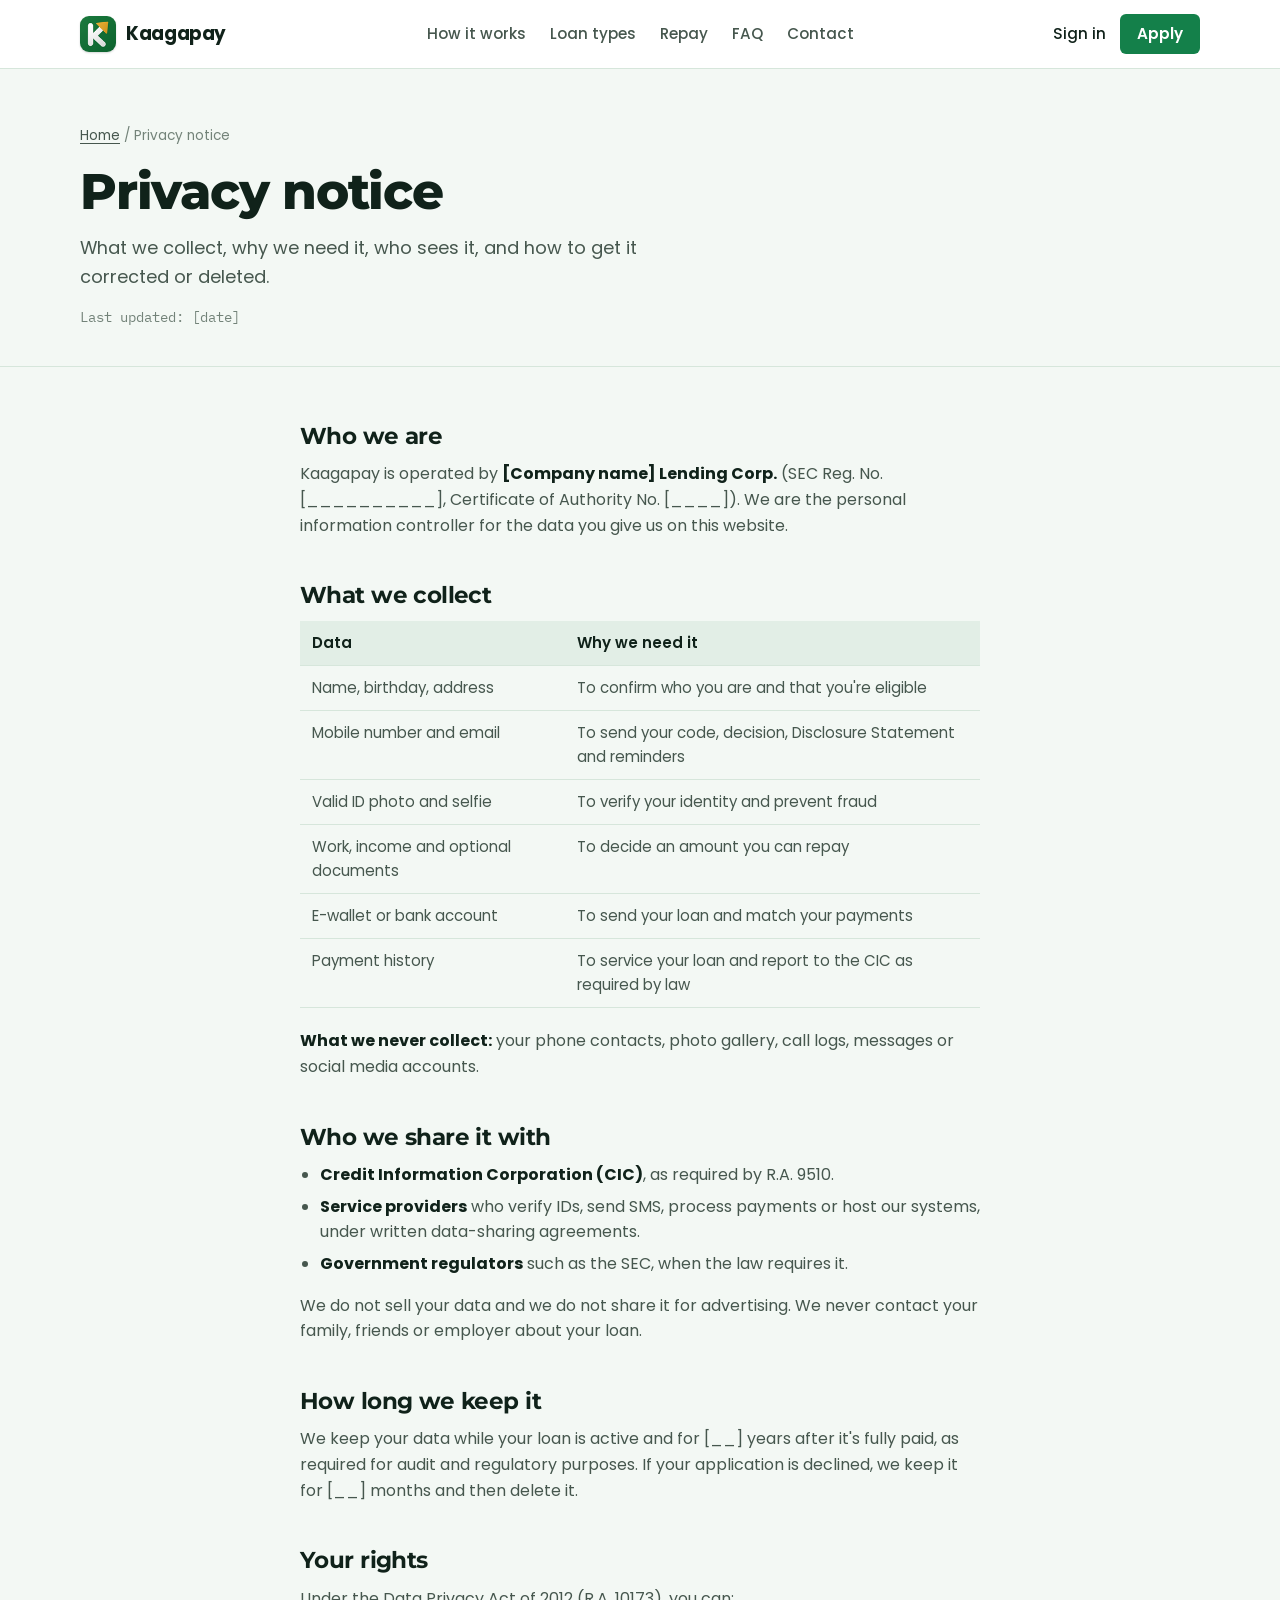
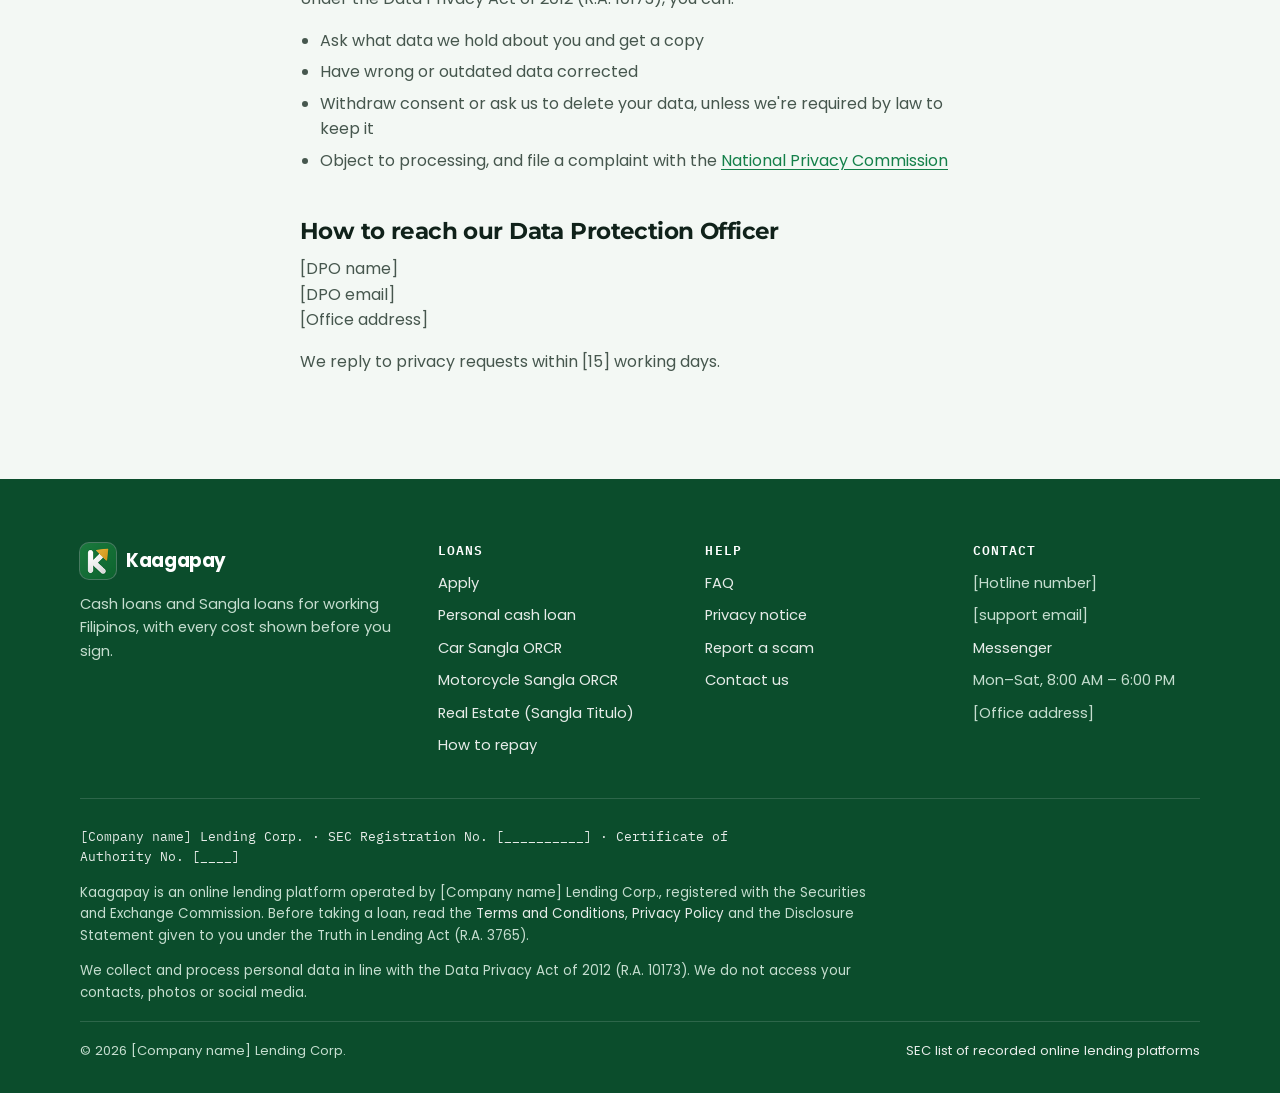
<file: privacy.html>
<!doctype html>
<html lang="en">
<head>
  <meta charset="utf-8">
  <meta name="viewport" content="width=device-width, initial-scale=1">
  <title>Privacy notice — Kaagapay</title>
  <meta name="description" content="What personal data Kaagapay collects, why, who sees it, and your rights under the Data Privacy Act.">
  <link rel="icon" type="image/png" href="assets/img/logos/logo-64.png">
  <link rel="apple-touch-icon" href="assets/img/logos/logo-192.png">
  <link rel="preconnect" href="https://fonts.googleapis.com">
  <link rel="preconnect" href="https://fonts.gstatic.com" crossorigin>
  <link href="https://fonts.googleapis.com/css2?family=IBM+Plex+Mono:wght@400;600&family=Montserrat:wght@600;700;800&family=Poppins:wght@400;500;600&display=swap" rel="stylesheet">
  <link rel="stylesheet" href="assets/css/style.css">
</head>
<body>
<a class="skip" href="#main">Skip to content</a>

<header class="site-header">
  <div class="wrap">
    <a class="brand" href="index.html" aria-label="Kaagapay home">
      <img class="brand-mark" src="assets/img/logos/logo-64.png" alt="" width="32" height="32">
      <span class="brand-name">Kaagapay</span>
    </a>
    <nav class="nav" aria-label="Main">
      <a href="index.html#how">How it works</a>
      <a href="index.html#loan-types">Loan types</a>
      <a href="repay.html">Repay</a>
      <a href="faq.html">FAQ</a>
      <a href="contact.html">Contact</a>
    </nav>
    <div class="header-actions">
      <a class="signin" href="#">Sign in</a>
      <a class="btn btn-primary" href="apply.html">Apply</a>
    </div>
    <button class="nav-toggle" aria-expanded="false" aria-label="Open menu"><span></span></button>
  </div>
</header>

<!--
  Template privacy notice. Have it reviewed by your counsel and Data Protection
  Officer before publishing, and register with the National Privacy Commission
  if required. Fill in every bracketed value.
-->
<main id="main">
  <div class="page-head">
    <div class="wrap">
      <div class="crumbs"><a href="index.html">Home</a> / Privacy notice</div>
      <h1>Privacy notice</h1>
      <p>What we collect, why we need it, who sees it, and how to get it corrected or deleted.</p>
      <div class="legal-meta">Last updated: [date]</div>
    </div>
  </div>

  <section style="padding-top:56px">
    <div class="wrap prose">
      <h2>Who we are</h2>
      <p>Kaagapay is operated by <strong>[Company name] Lending Corp.</strong> (SEC Reg. No. [__________], Certificate of Authority No. [____]). We are the personal information controller for the data you give us on this website.</p>

      <h2>What we collect</h2>
      <table>
        <thead><tr><th>Data</th><th>Why we need it</th></tr></thead>
        <tbody>
          <tr><td>Name, birthday, address</td><td>To confirm who you are and that you're eligible</td></tr>
          <tr><td>Mobile number and email</td><td>To send your code, decision, Disclosure Statement and reminders</td></tr>
          <tr><td>Valid ID photo and selfie</td><td>To verify your identity and prevent fraud</td></tr>
          <tr><td>Work, income and optional documents</td><td>To decide an amount you can repay</td></tr>
          <tr><td>E-wallet or bank account</td><td>To send your loan and match your payments</td></tr>
          <tr><td>Payment history</td><td>To service your loan and report to the CIC as required by law</td></tr>
        </tbody>
      </table>
      <p><strong>What we never collect:</strong> your phone contacts, photo gallery, call logs, messages or social media accounts.</p>

      <h2>Who we share it with</h2>
      <ul>
        <li><strong>Credit Information Corporation (CIC)</strong>, as required by R.A. 9510.</li>
        <li><strong>Service providers</strong> who verify IDs, send SMS, process payments or host our systems, under written data-sharing agreements.</li>
        <li><strong>Government regulators</strong> such as the SEC, when the law requires it.</li>
      </ul>
      <p>We do not sell your data and we do not share it for advertising. We never contact your family, friends or employer about your loan.</p>

      <h2>How long we keep it</h2>
      <p>We keep your data while your loan is active and for [__] years after it's fully paid, as required for audit and regulatory purposes. If your application is declined, we keep it for [__] months and then delete it.</p>

      <h2>Your rights</h2>
      <p>Under the Data Privacy Act of 2012 (R.A. 10173), you can:</p>
      <ul>
        <li>Ask what data we hold about you and get a copy</li>
        <li>Have wrong or outdated data corrected</li>
        <li>Withdraw consent or ask us to delete your data, unless we're required by law to keep it</li>
        <li>Object to processing, and file a complaint with the <a href="https://privacy.gov.ph" target="_blank" rel="noopener">National Privacy Commission</a></li>
      </ul>

      <h2>How to reach our Data Protection Officer</h2>
      <p>[DPO name]<br>[DPO email]<br>[Office address]</p>
      <p>We reply to privacy requests within [15] working days.</p>
    </div>
  </section>
</main>

<footer class="site-footer">
  <div class="wrap">
    <div class="footer-top">
      <div>
        <a class="brand" href="index.html">
          <img class="brand-mark" src="assets/img/logos/logo-64.png" alt="" width="32" height="32">
          <span class="brand-name">Kaagapay</span>
        </a>
        <p>Cash loans and Sangla loans for working Filipinos, with every cost shown before you sign.</p>
      </div>
      <div>
        <h4>Loans</h4>
        <ul>
          <li><a href="apply.html">Apply</a></li>
          <li><a href="personal-loan.html">Personal cash loan</a></li>
          <li><a href="car-sangla-orcr.html">Car Sangla ORCR</a></li>
          <li><a href="motorcycle-sangla-orcr.html">Motorcycle Sangla ORCR</a></li>
          <li><a href="real-estate-sangla-titulo.html">Real Estate (Sangla Titulo)</a></li>
          <li><a href="repay.html">How to repay</a></li>
        </ul>
      </div>
      <div>
        <h4>Help</h4>
        <ul>
          <li><a href="faq.html">FAQ</a></li>
          <li><a href="privacy.html">Privacy notice</a></li>
          <li><a href="contact.html#report">Report a scam</a></li>
          <li><a href="contact.html">Contact us</a></li>
        </ul>
      </div>
      <div>
        <h4>Contact</h4>
        <ul>
          <li>[Hotline number]</li>
          <li>[support email]</li>
          <li><a href="https://www.facebook.com/profile.php?id=61596102432290" target="_blank" rel="noopener">Messenger</a></li>
          <li>Mon–Sat, 8:00 AM – 6:00 PM</li>
          <li>[Office address]</li>
        </ul>
      </div>
    </div>
    <div class="footer-legal">
      <p class="reg">[Company name] Lending Corp. · SEC Registration No. [__________] · Certificate of Authority No. [____]</p>
      <p>Kaagapay is an online lending platform operated by [Company name] Lending Corp., registered with the Securities and Exchange Commission. Before taking a loan, read the <a href="#">Terms and Conditions</a>, <a href="privacy.html">Privacy Policy</a> and the Disclosure Statement given to you under the Truth in Lending Act (R.A. 3765).</p>
      <p>We collect and process personal data in line with the Data Privacy Act of 2012 (R.A. 10173). We do not access your contacts, photos or social media.</p>
    </div>
    <div class="footer-bottom">
      <span>© <span data-year>2026</span> [Company name] Lending Corp.</span>
      <span><a href="https://www.sec.gov.ph/lending-companies-and-financing-companies-2/list-of-recorded-online-lending-platforms" target="_blank" rel="noopener">SEC list of recorded online lending platforms</a></span>
    </div>
  </div>
</footer>

<script src="assets/js/main.js"></script>
</body>
</html>
</file>
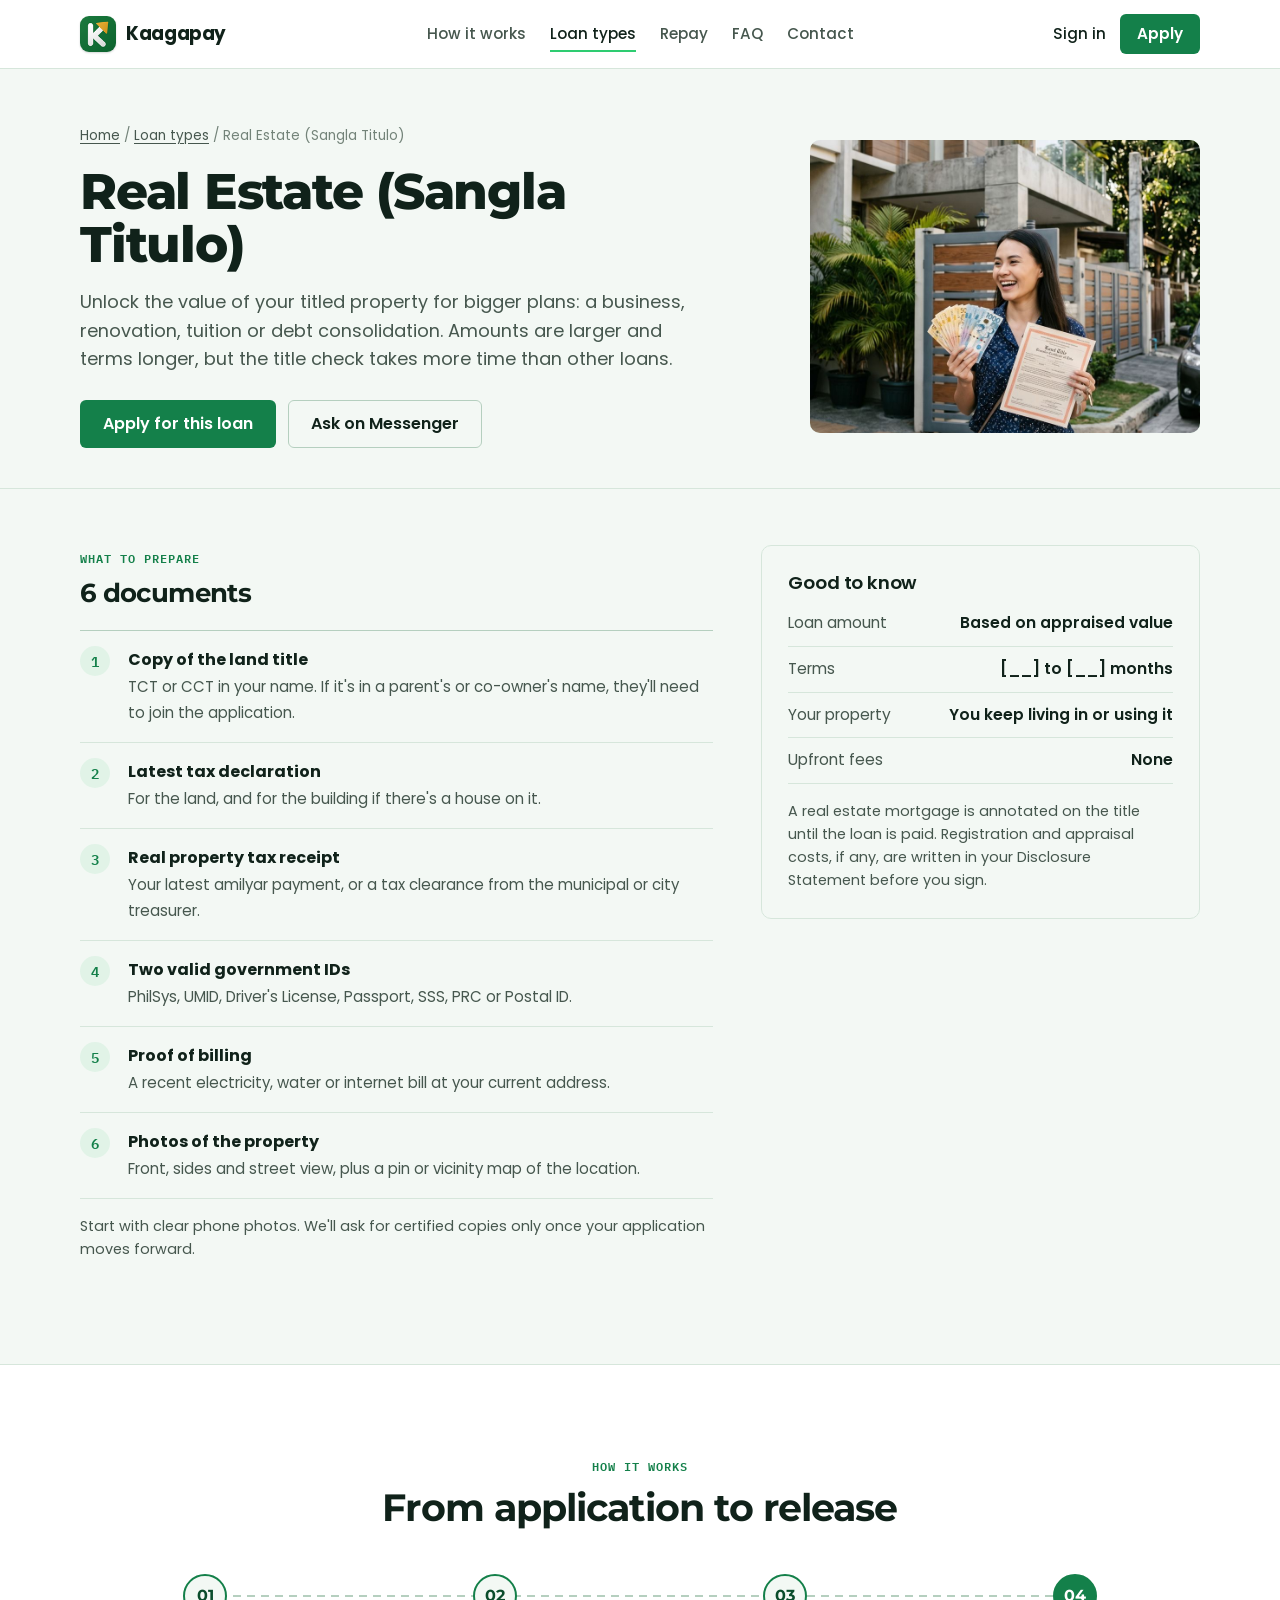
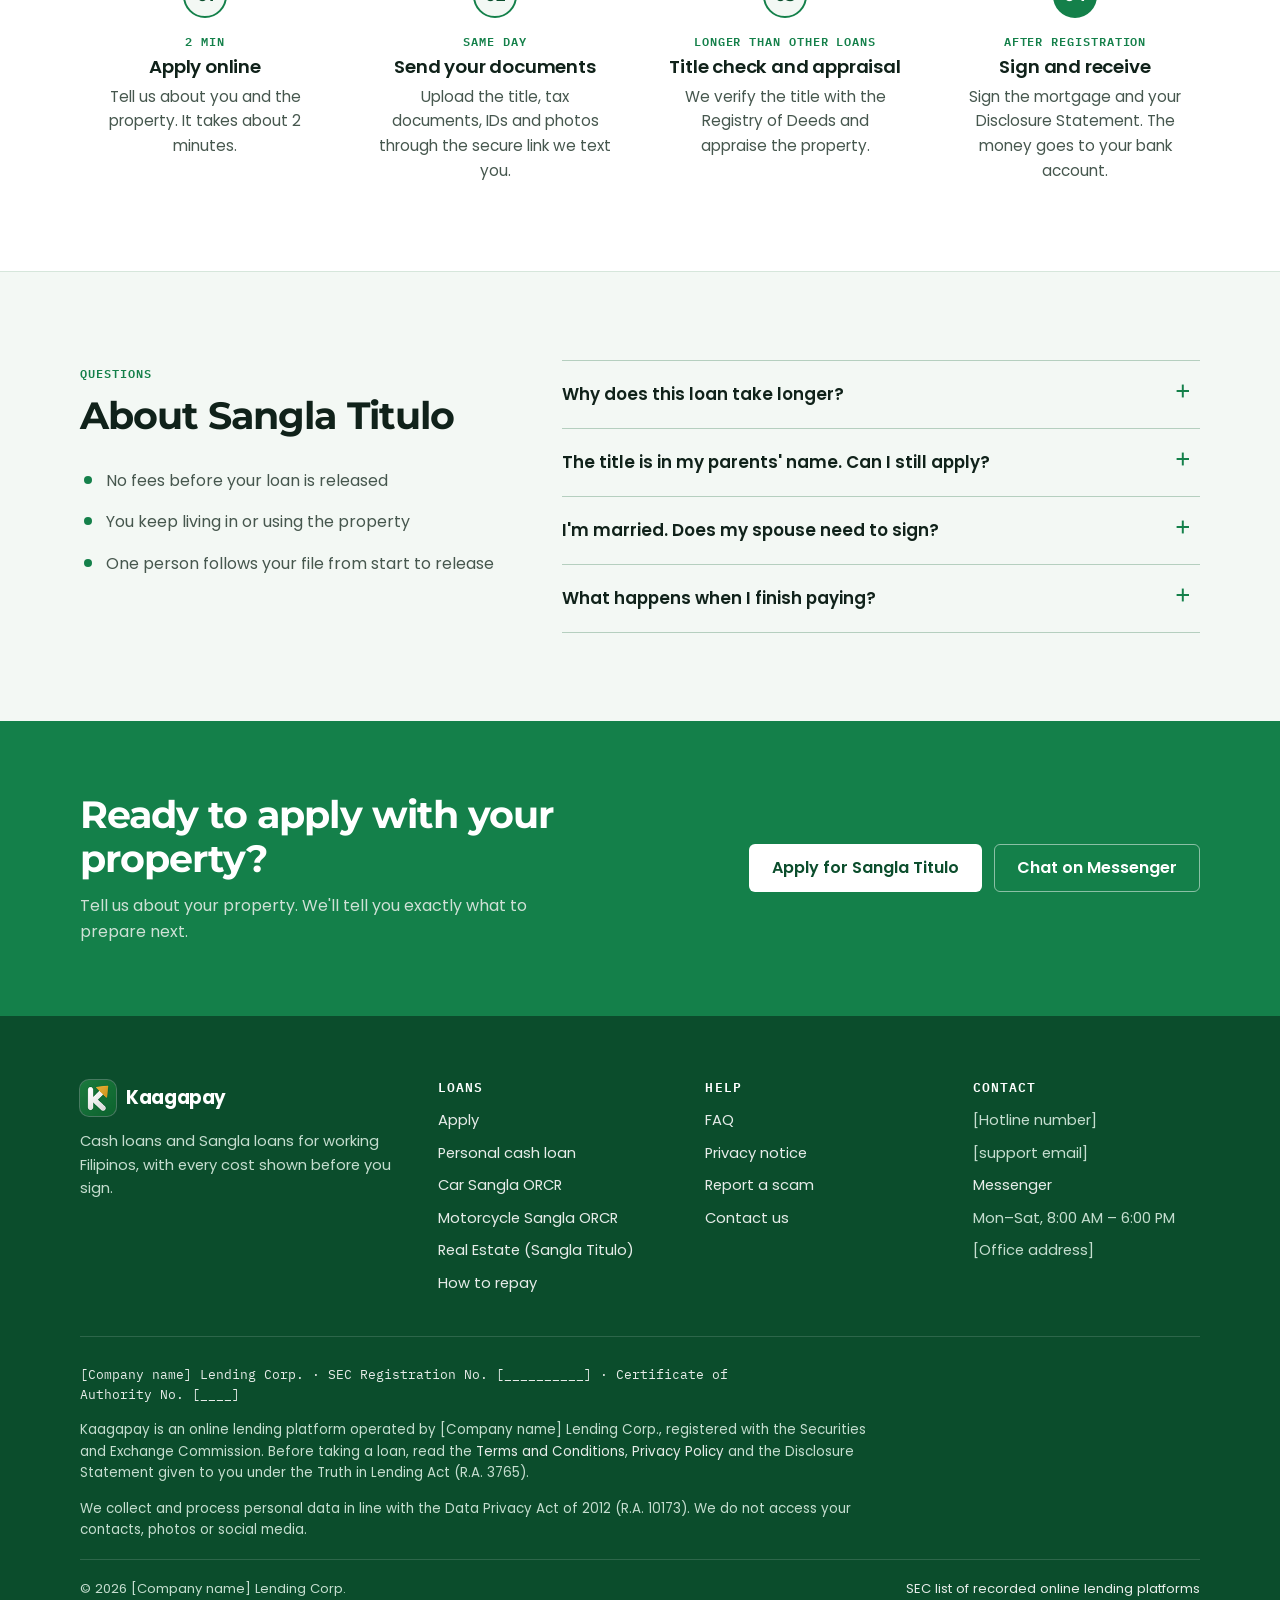
<file: real-estate-sangla-titulo.html>
<!doctype html>
<html lang="en">
<head>
  <meta charset="utf-8">
  <meta name="viewport" content="width=device-width, initial-scale=1">
  <title>Real Estate Sangla Titulo — Kaagapay</title>
  <meta name="description" content="Borrow against your land title for bigger plans. See the 6 documents to prepare.">
  <link rel="icon" type="image/png" href="assets/img/logos/logo-64.png">
  <link rel="apple-touch-icon" href="assets/img/logos/logo-192.png">
  <link rel="preconnect" href="https://fonts.googleapis.com">
  <link rel="preconnect" href="https://fonts.gstatic.com" crossorigin>
  <link href="https://fonts.googleapis.com/css2?family=IBM+Plex+Mono:wght@400;600&family=Montserrat:wght@600;700;800&family=Poppins:wght@400;500;600&display=swap" rel="stylesheet">
  <link rel="stylesheet" href="assets/css/style.css">
</head>
<body>
<a class="skip" href="#main">Skip to content</a>

<header class="site-header">
  <div class="wrap">
    <a class="brand" href="index.html" aria-label="Kaagapay home">
      <img class="brand-mark" src="assets/img/logos/logo-64.png" alt="" width="32" height="32">
      <span class="brand-name">Kaagapay</span>
    </a>
    <nav class="nav" aria-label="Main">
      <a href="index.html#how">How it works</a>
      <a href="index.html#loan-types" aria-current="page">Loan types</a>
      <a href="repay.html">Repay</a>
      <a href="faq.html">FAQ</a>
      <a href="contact.html">Contact</a>
    </nav>
    <div class="header-actions">
      <a class="signin" href="#">Sign in</a>
      <a class="btn btn-primary" href="apply.html">Apply</a>
    </div>
    <button class="nav-toggle" aria-expanded="false" aria-label="Open menu"><span></span></button>
  </div>
</header>

<main id="main">
  <!-- Bracketed values like [__] are placeholders: set them to your actual loan terms before launch. -->
  <div class="page-head loan-head">
    <div class="wrap loan-head-grid">
      <div>
        <div class="crumbs"><a href="index.html">Home</a> / <a href="index.html#loan-types">Loan types</a> / Real Estate (Sangla Titulo)</div>
        <h1>Real Estate (Sangla Titulo)</h1>
        <p>Unlock the value of your titled property for bigger plans: a business, renovation, tuition or debt consolidation. Amounts are larger and terms longer, but the title check takes more time than other loans.</p>
        <div class="hero-ctas">
          <a class="btn btn-primary" href="apply.html?product=real-estate">Apply for this loan</a>
          <a class="btn btn-ghost" href="https://www.facebook.com/profile.php?id=61596102432290" target="_blank" rel="noopener">Ask on Messenger</a>
        </div>
      </div>
      <div class="loan-head-art">
        <img src="assets/img/loans/real-estate.jpg" alt="Woman holding cash and a land title in front of a house" width="900" height="1205">
      </div>
    </div>
  </div>

  <section style="padding-top:56px">
    <div class="wrap loan-detail">
      <div>
        <span class="eyebrow">What to prepare</span>
        <h2 class="loan-h2">6 documents</h2>
        <ol class="doc-list">
          <li><strong>Copy of the land title</strong><span>TCT or CCT in your name. If it's in a parent's or co-owner's name, they'll need to join the application.</span></li>
          <li><strong>Latest tax declaration</strong><span>For the land, and for the building if there's a house on it.</span></li>
          <li><strong>Real property tax receipt</strong><span>Your latest amilyar payment, or a tax clearance from the municipal or city treasurer.</span></li>
          <li><strong>Two valid government IDs</strong><span>PhilSys, UMID, Driver's License, Passport, SSS, PRC or Postal ID.</span></li>
          <li><strong>Proof of billing</strong><span>A recent electricity, water or internet bill at your current address.</span></li>
          <li><strong>Photos of the property</strong><span>Front, sides and street view, plus a pin or vicinity map of the location.</span></li>
        </ol>
        <p class="doc-note">Start with clear phone photos. We'll ask for certified copies only once your application moves forward.</p>
      </div>
      <aside class="facts-card">
        <h3>Good to know</h3>
        <ul class="spec">
          <li><span>Loan amount</span><span>Based on appraised value</span></li>
          <li><span>Terms</span><span>[__] to [__] months</span></li>
          <li><span>Your property</span><span>You keep living in or using it</span></li>
          <li><span>Upfront fees</span><span>None</span></li>
        </ul>
        <p>A real estate mortgage is annotated on the title until the loan is paid. Registration and appraisal costs, if any, are written in your Disclosure Statement before you sign.</p>
      </aside>
    </div>
  </section>

  <section class="band">
    <div class="wrap">
      <div class="section-head">
        <span class="eyebrow">How it works</span>
        <h2>From application to release</h2>
      </div>
      <ol class="steps">
        <li><span class="step-num">01</span><h3>Apply online</h3><p>Tell us about you and the property. It takes about 2 minutes.</p><span class="step-time">2 min</span></li>
        <li><span class="step-num">02</span><h3>Send your documents</h3><p>Upload the title, tax documents, IDs and photos through the secure link we text you.</p><span class="step-time">same day</span></li>
        <li><span class="step-num">03</span><h3>Title check and appraisal</h3><p>We verify the title with the Registry of Deeds and appraise the property.</p><span class="step-time">longer than other loans</span></li>
        <li><span class="step-num">04</span><h3>Sign and receive</h3><p>Sign the mortgage and your Disclosure Statement. The money goes to your bank account.</p><span class="step-time">after registration</span></li>
      </ol>
    </div>
  </section>

  <section>
    <div class="wrap faq-layout">
      <div>
        <span class="eyebrow">Questions</span>
        <h2>About Sangla Titulo</h2>
        <ul class="why-list">
          <li>No fees before your loan is released</li>
          <li>You keep living in or using the property</li>
          <li>One person follows your file from start to release</li>
        </ul>
      </div>
      <div class="faq-list">
        <details><summary>Why does this loan take longer?</summary><div class="answer"><p>We verify the title with the Registry of Deeds, appraise the property, and register the mortgage. Each step protects both you and us, and some depend on government offices.</p></div></details>
        <details><summary>The title is in my parents' name. Can I still apply?</summary><div class="answer"><p>Yes, but the registered owners have to join the loan as co-borrowers or sign a Special Power of Attorney. Tell us when you apply so we can guide you.</p></div></details>
        <details><summary>I'm married. Does my spouse need to sign?</summary><div class="answer"><p>Usually yes. For property owned by a married couple, the spouse's written consent is generally needed to mortgage it.</p></div></details>
        <details><summary>What happens when I finish paying?</summary><div class="answer"><p>We give you a release of mortgage so the annotation can be cancelled on your title.</p></div></details>
      </div>
    </div>
  </section>

  <div class="cta-band">
    <div class="wrap">
      <div>
        <h2>Ready to apply with your property?</h2>
        <p>Tell us about your property. We'll tell you exactly what to prepare next.</p>
      </div>
      <div class="cta-actions">
        <a class="btn btn-accent" href="apply.html?product=real-estate">Apply for Sangla Titulo</a>
        <a class="btn btn-ghost" href="https://www.facebook.com/profile.php?id=61596102432290" target="_blank" rel="noopener">Chat on Messenger</a>
      </div>
    </div>
  </div>
</main>

<footer class="site-footer">
  <div class="wrap">
    <div class="footer-top">
      <div>
        <a class="brand" href="index.html">
          <img class="brand-mark" src="assets/img/logos/logo-64.png" alt="" width="32" height="32">
          <span class="brand-name">Kaagapay</span>
        </a>
        <p>Cash loans and Sangla loans for working Filipinos, with every cost shown before you sign.</p>
      </div>
      <div>
        <h4>Loans</h4>
        <ul>
          <li><a href="apply.html">Apply</a></li>
          <li><a href="personal-loan.html">Personal cash loan</a></li>
          <li><a href="car-sangla-orcr.html">Car Sangla ORCR</a></li>
          <li><a href="motorcycle-sangla-orcr.html">Motorcycle Sangla ORCR</a></li>
          <li><a href="real-estate-sangla-titulo.html">Real Estate (Sangla Titulo)</a></li>
          <li><a href="repay.html">How to repay</a></li>
        </ul>
      </div>
      <div>
        <h4>Help</h4>
        <ul>
          <li><a href="faq.html">FAQ</a></li>
          <li><a href="privacy.html">Privacy notice</a></li>
          <li><a href="contact.html#report">Report a scam</a></li>
          <li><a href="contact.html">Contact us</a></li>
        </ul>
      </div>
      <div>
        <h4>Contact</h4>
        <ul>
          <li>[Hotline number]</li>
          <li>[support email]</li>
          <li><a href="https://www.facebook.com/profile.php?id=61596102432290" target="_blank" rel="noopener">Messenger</a></li>
          <li>Mon–Sat, 8:00 AM – 6:00 PM</li>
          <li>[Office address]</li>
        </ul>
      </div>
    </div>
    <div class="footer-legal">
      <p class="reg">[Company name] Lending Corp. · SEC Registration No. [__________] · Certificate of Authority No. [____]</p>
      <p>Kaagapay is an online lending platform operated by [Company name] Lending Corp., registered with the Securities and Exchange Commission. Before taking a loan, read the <a href="#">Terms and Conditions</a>, <a href="privacy.html">Privacy Policy</a> and the Disclosure Statement given to you under the Truth in Lending Act (R.A. 3765).</p>
      <p>We collect and process personal data in line with the Data Privacy Act of 2012 (R.A. 10173). We do not access your contacts, photos or social media.</p>
    </div>
    <div class="footer-bottom">
      <span>© <span data-year>2026</span> [Company name] Lending Corp.</span>
      <span><a href="https://www.sec.gov.ph/lending-companies-and-financing-companies-2/list-of-recorded-online-lending-platforms" target="_blank" rel="noopener">SEC list of recorded online lending platforms</a></span>
    </div>
  </div>
</footer>

<script src="assets/js/main.js"></script>
</body>
</html>
</file>
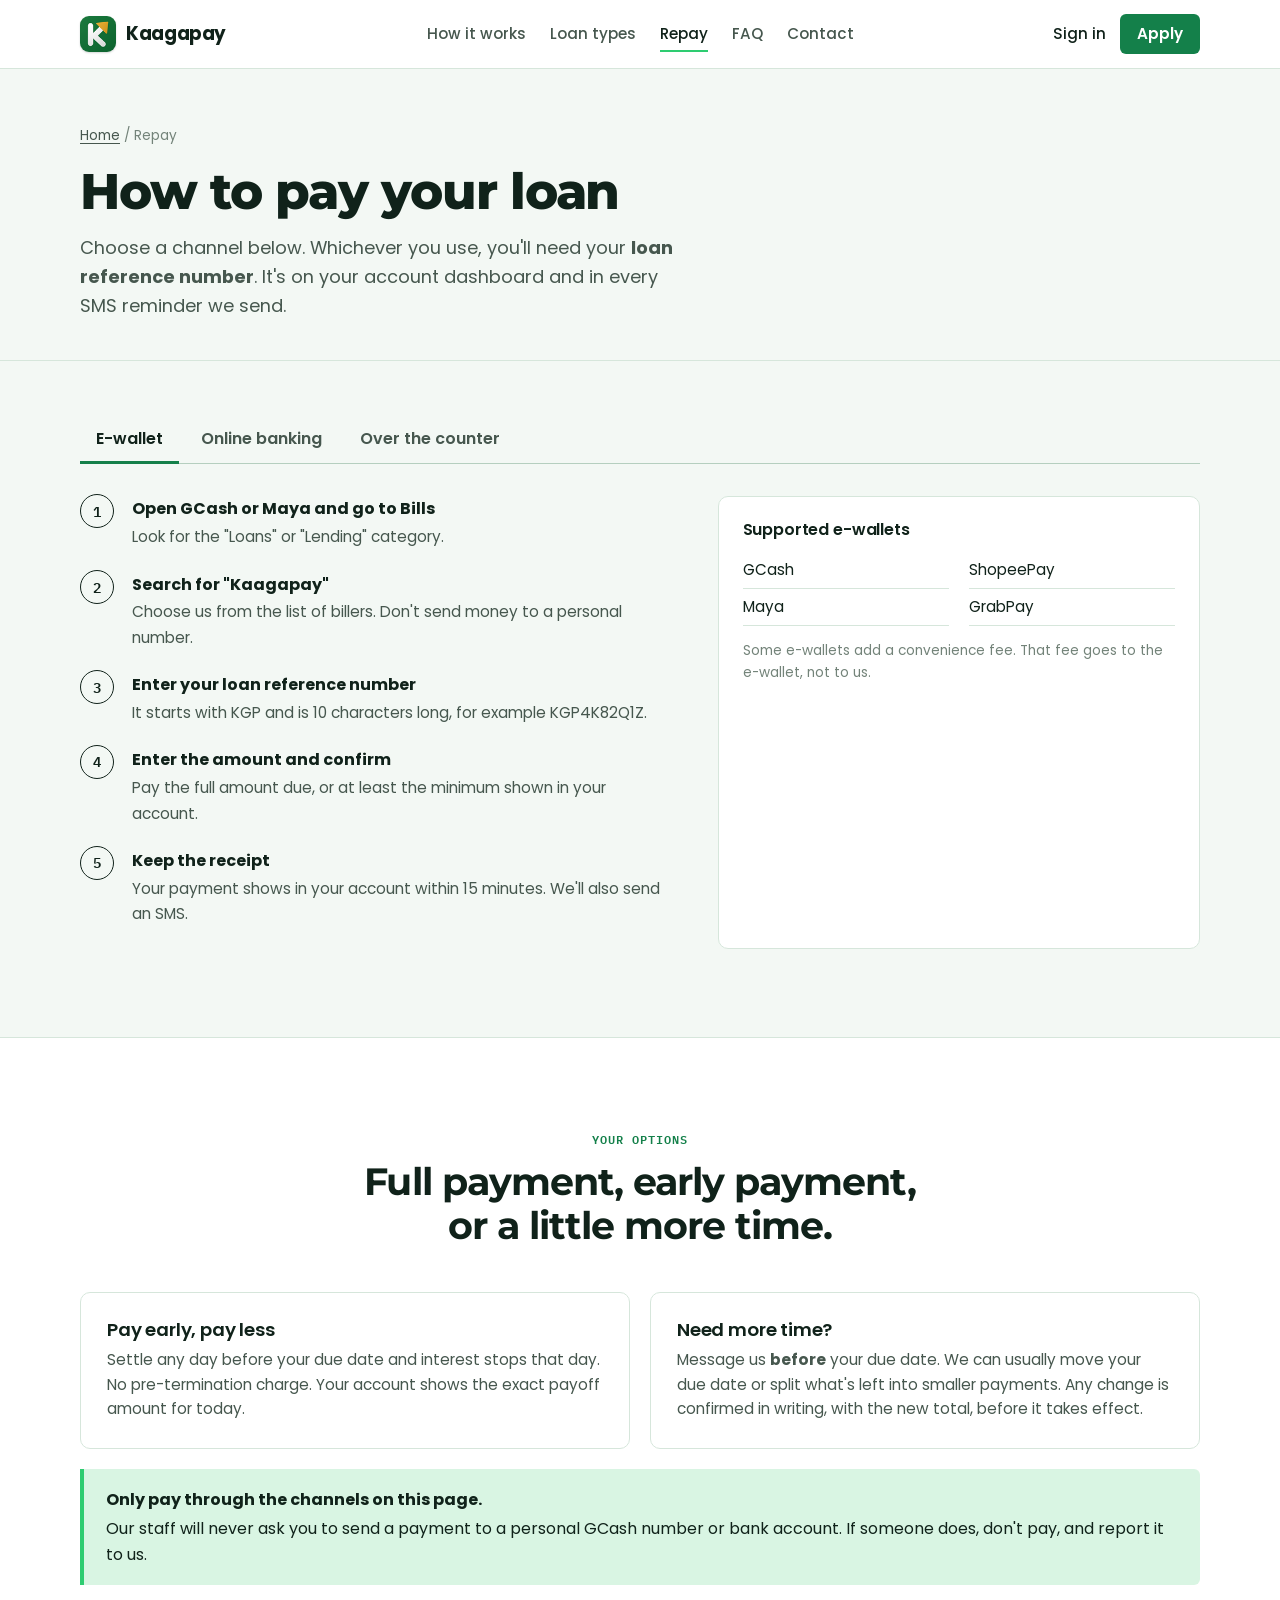
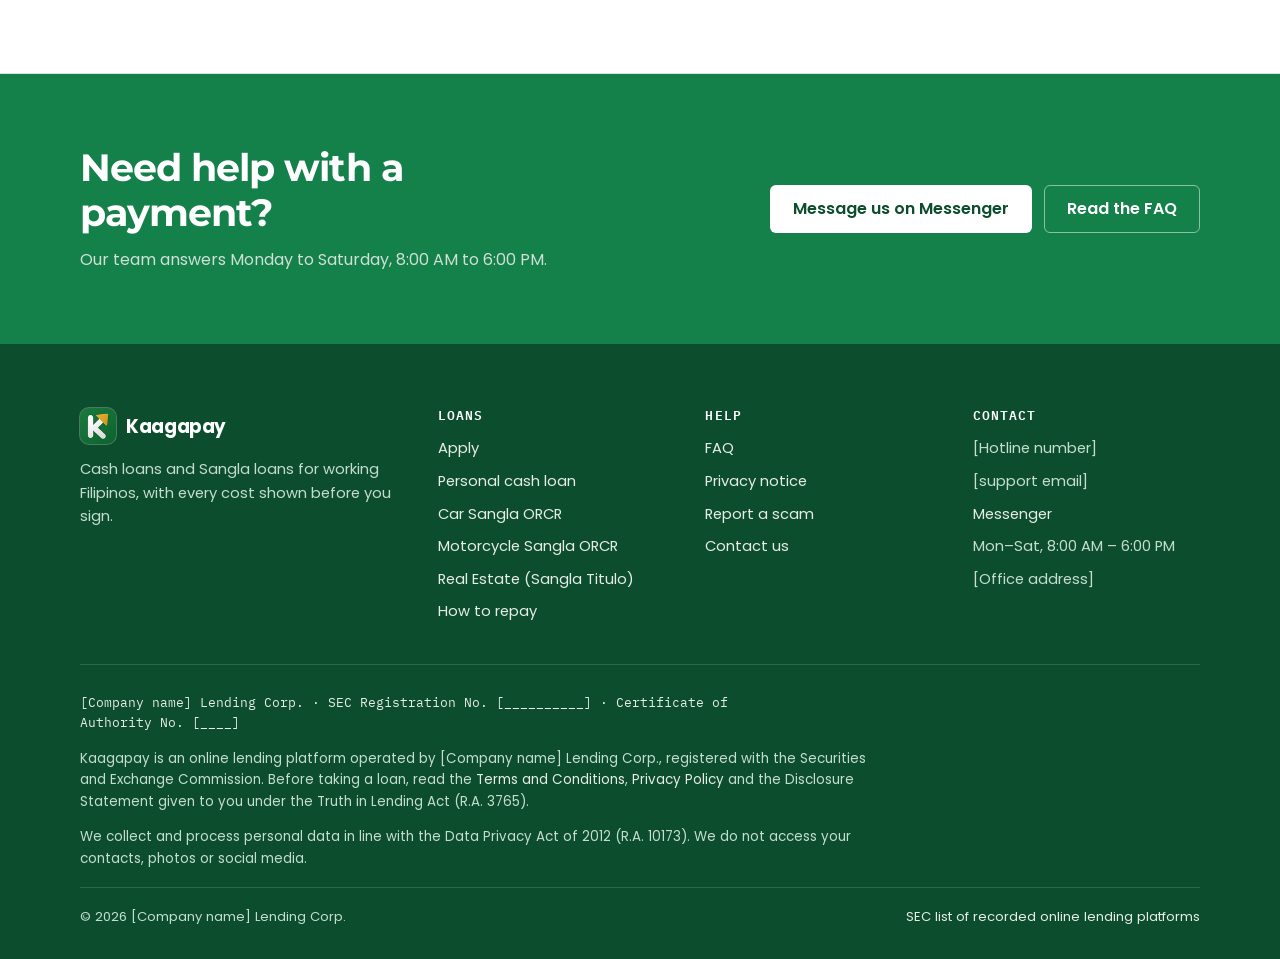
<file: repay.html>
<!doctype html>
<html lang="en">
<head>
  <meta charset="utf-8">
  <meta name="viewport" content="width=device-width, initial-scale=1">
  <title>How to repay your loan — Kaagapay</title>
  <meta name="description" content="Pay your Kaagapay loan through GCash, Maya, online banking or over the counter at 7-Eleven, Bayad Center, Cebuana Lhuillier and more.">
  <link rel="icon" type="image/png" href="assets/img/logos/logo-64.png">
  <link rel="apple-touch-icon" href="assets/img/logos/logo-192.png">
  <link rel="preconnect" href="https://fonts.googleapis.com">
  <link rel="preconnect" href="https://fonts.gstatic.com" crossorigin>
  <link href="https://fonts.googleapis.com/css2?family=IBM+Plex+Mono:wght@400;600&family=Montserrat:wght@600;700;800&family=Poppins:wght@400;500;600&display=swap" rel="stylesheet">
  <link rel="stylesheet" href="assets/css/style.css">
</head>
<body>
<a class="skip" href="#main">Skip to content</a>

<header class="site-header">
  <div class="wrap">
    <a class="brand" href="index.html" aria-label="Kaagapay home">
      <img class="brand-mark" src="assets/img/logos/logo-64.png" alt="" width="32" height="32">
      <span class="brand-name">Kaagapay</span>
    </a>
    <nav class="nav" aria-label="Main">
      <a href="index.html#how">How it works</a>
      <a href="index.html#loan-types">Loan types</a>
      <a href="repay.html" aria-current="page">Repay</a>
      <a href="faq.html">FAQ</a>
      <a href="contact.html">Contact</a>
    </nav>
    <div class="header-actions">
      <a class="signin" href="#">Sign in</a>
      <a class="btn btn-primary" href="apply.html">Apply</a>
    </div>
    <button class="nav-toggle" aria-expanded="false" aria-label="Open menu"><span></span></button>
  </div>
</header>

<main id="main">
  <div class="page-head">
    <div class="wrap">
      <div class="crumbs"><a href="index.html">Home</a> / Repay</div>
      <h1>How to pay your loan</h1>
      <p>Choose a channel below. Whichever you use, you'll need your <strong>loan reference number</strong>. It's on your account dashboard and in every SMS reminder we send.</p>
    </div>
  </div>

  <section style="padding-top:56px">
    <div class="wrap">
      <div class="tablist" role="tablist" aria-label="Payment channels">
        <button role="tab" id="t-wallet" aria-controls="p-wallet" aria-selected="true">E-wallet</button>
        <button role="tab" id="t-bank" aria-controls="p-bank" aria-selected="false" tabindex="-1">Online banking</button>
        <button role="tab" id="t-otc" aria-controls="p-otc" aria-selected="false" tabindex="-1">Over the counter</button>
      </div>

      <div class="tabpanel" id="p-wallet" role="tabpanel" aria-labelledby="t-wallet">
        <div class="how-grid">
          <ol class="numbered">
            <li><strong>Open GCash or Maya and go to Bills</strong><span>Look for the "Loans" or "Lending" category.</span></li>
            <li><strong>Search for "Kaagapay"</strong><span>Choose us from the list of billers. Don't send money to a personal number.</span></li>
            <li><strong>Enter your loan reference number</strong><span>It starts with KGP and is 10 characters long, for example KGP4K82Q1Z.</span></li>
            <li><strong>Enter the amount and confirm</strong><span>Pay the full amount due, or at least the minimum shown in your account.</span></li>
            <li><strong>Keep the receipt</strong><span>Your payment shows in your account within 15 minutes. We'll also send an SMS.</span></li>
          </ol>
          <div class="partner-box">
            <h3>Supported e-wallets</h3>
            <ul>
              <li>GCash</li>
              <li>Maya</li>
              <li>ShopeePay</li>
              <li>GrabPay</li>
            </ul>
            <p>Some e-wallets add a convenience fee. That fee goes to the e-wallet, not to us.</p>
          </div>
        </div>
      </div>

      <div class="tabpanel" id="p-bank" role="tabpanel" aria-labelledby="t-bank" hidden>
        <div class="how-grid">
          <ol class="numbered">
            <li><strong>Log in to your bank app</strong><span>Go to Pay Bills, not Transfer.</span></li>
            <li><strong>Choose "Kaagapay" as the biller</strong><span>If your bank doesn't list us yet, use InstaPay to our account in your dashboard.</span></li>
            <li><strong>Enter your loan reference number</strong><span>Put it in the account or reference field exactly as shown.</span></li>
            <li><strong>Confirm the payment</strong><span>Bills payments post within 1 business day. InstaPay posts within the hour.</span></li>
          </ol>
          <div class="partner-box">
            <h3>Banks with bills payment</h3>
            <ul>
              <li>BDO</li>
              <li>BPI</li>
              <li>Metrobank</li>
              <li>UnionBank</li>
              <li>Security Bank</li>
              <li>RCBC</li>
              <li>Landbank</li>
              <li>PNB</li>
            </ul>
            <p>Any InstaPay-enabled bank or e-wallet can also pay through InstaPay.</p>
          </div>
        </div>
      </div>

      <div class="tabpanel" id="p-otc" role="tabpanel" aria-labelledby="t-otc" hidden>
        <div class="how-grid">
          <ol class="numbered">
            <li><strong>Go to any partner outlet</strong><span>Bring your loan reference number. A screenshot of the SMS works.</span></li>
            <li><strong>Say you're paying "Kaagapay"</strong><span>At 7-Eleven, use the CLIQQ kiosk and search under Loans.</span></li>
            <li><strong>Pay in cash</strong><span>Check that the name and reference number on the slip are correct before you pay.</span></li>
            <li><strong>Keep the official receipt</strong><span>Payments post within 1 business day. Keep the receipt until it does.</span></li>
          </ol>
          <div class="partner-box">
            <h3>Partner outlets</h3>
            <ul>
              <li>7-Eleven</li>
              <li>Bayad Center</li>
              <li>Cebuana Lhuillier</li>
              <li>M Lhuillier</li>
              <li>Palawan Express</li>
              <li>ECPay outlets</li>
              <li>SM Bills Payment</li>
              <li>Robinsons Business Center</li>
            </ul>
            <p>Outlets may charge a small service fee for over-the-counter payments.</p>
          </div>
        </div>
      </div>
    </div>
  </section>

  <section class="band">
    <div class="wrap">
      <div class="section-head">
        <span class="eyebrow">Your options</span>
        <h2>Full payment, early payment, or a little more time.</h2>
      </div>
      <div class="split-2">
        <div class="panel">
          <h3>Pay early, pay less</h3>
          <p>Settle any day before your due date and interest stops that day. No pre-termination charge. Your account shows the exact payoff amount for today.</p>
        </div>
        <div class="panel">
          <h3>Need more time?</h3>
          <p>Message us <strong>before</strong> your due date. We can usually move your due date or split what's left into smaller payments. Any change is confirmed in writing, with the new total, before it takes effect.</p>
        </div>
      </div>
      <div class="callout" style="margin-top:20px">
        <p><strong>Only pay through the channels on this page.</strong> Our staff will never ask you to send a payment to a personal GCash number or bank account. If someone does, don't pay, and report it to us.</p>
      </div>
    </div>
  </section>

  <div class="cta-band">
    <div class="wrap">
      <div>
        <h2>Need help with a payment?</h2>
        <p>Our team answers Monday to Saturday, 8:00 AM to 6:00 PM.</p>
      </div>
      <div class="cta-actions">
        <a class="btn btn-accent" href="https://www.facebook.com/profile.php?id=61596102432290" target="_blank" rel="noopener">Message us on Messenger</a>
        <a class="btn btn-ghost" href="faq.html">Read the FAQ</a>
      </div>
    </div>
  </div>
</main>

<footer class="site-footer">
  <div class="wrap">
    <div class="footer-top">
      <div>
        <a class="brand" href="index.html">
          <img class="brand-mark" src="assets/img/logos/logo-64.png" alt="" width="32" height="32">
          <span class="brand-name">Kaagapay</span>
        </a>
        <p>Cash loans and Sangla loans for working Filipinos, with every cost shown before you sign.</p>
      </div>
      <div>
        <h4>Loans</h4>
        <ul>
          <li><a href="apply.html">Apply</a></li>
          <li><a href="personal-loan.html">Personal cash loan</a></li>
          <li><a href="car-sangla-orcr.html">Car Sangla ORCR</a></li>
          <li><a href="motorcycle-sangla-orcr.html">Motorcycle Sangla ORCR</a></li>
          <li><a href="real-estate-sangla-titulo.html">Real Estate (Sangla Titulo)</a></li>
          <li><a href="repay.html">How to repay</a></li>
        </ul>
      </div>
      <div>
        <h4>Help</h4>
        <ul>
          <li><a href="faq.html">FAQ</a></li>
          <li><a href="privacy.html">Privacy notice</a></li>
          <li><a href="contact.html#report">Report a scam</a></li>
          <li><a href="contact.html">Contact us</a></li>
        </ul>
      </div>
      <div>
        <h4>Contact</h4>
        <ul>
          <li>[Hotline number]</li>
          <li>[support email]</li>
          <li><a href="https://www.facebook.com/profile.php?id=61596102432290" target="_blank" rel="noopener">Messenger</a></li>
          <li>Mon–Sat, 8:00 AM – 6:00 PM</li>
          <li>[Office address]</li>
        </ul>
      </div>
    </div>
    <div class="footer-legal">
      <p class="reg">[Company name] Lending Corp. · SEC Registration No. [__________] · Certificate of Authority No. [____]</p>
      <p>Kaagapay is an online lending platform operated by [Company name] Lending Corp., registered with the Securities and Exchange Commission. Before taking a loan, read the <a href="#">Terms and Conditions</a>, <a href="privacy.html">Privacy Policy</a> and the Disclosure Statement given to you under the Truth in Lending Act (R.A. 3765).</p>
      <p>We collect and process personal data in line with the Data Privacy Act of 2012 (R.A. 10173). We do not access your contacts, photos or social media.</p>
    </div>
    <div class="footer-bottom">
      <span>© <span data-year>2026</span> [Company name] Lending Corp.</span>
      <span><a href="https://www.sec.gov.ph/lending-companies-and-financing-companies-2/list-of-recorded-online-lending-platforms" target="_blank" rel="noopener">SEC list of recorded online lending platforms</a></span>
    </div>
  </div>
</footer>

<script src="assets/js/main.js"></script>
</body>
</html>
</file>
<file: assets/css/style.css>
/* ==========================================================================
   Kaagapay — base stylesheet
   Palette: green and white. White surfaces, pale green-white sections, deep green brand, one fresh green accent.
   ========================================================================== */

:root {
  --paper: #f3f8f4;
  --paper-2: #e2eee6;
  --surface: #ffffff;
  --ink: #10221a;
  --ink-2: #46574e;
  --ink-3: #738379;
  --line: #d6e6db;
  --line-2: #b5cfbf;

  --green: #14804a;
  --green-deep: #0b4d2c;
  --green-tint: #e1f3e7;
  --accent: #2ecc71;
  --accent-soft: #d9f5e3;
  --mark: #a9e8c1;
  --red: #a63a2b;

  --font: "Poppins", system-ui, -apple-system, "Segoe UI", sans-serif;
  --font-display: "Montserrat", system-ui, -apple-system, "Segoe UI", sans-serif;
  --mono: "IBM Plex Mono", ui-monospace, "Cascadia Mono", Consolas, monospace;

  --radius: 6px;
  --radius-lg: 10px;
  --wrap: 1160px;
  --gutter: 20px;
}

*,
*::before,
*::after { box-sizing: border-box; }

html { -webkit-text-size-adjust: 100%; scroll-behavior: smooth; }
@media (prefers-reduced-motion: reduce) { html { scroll-behavior: auto; } }

body {
  margin: 0;
  background: var(--paper);
  color: var(--ink);
  font-family: var(--font);
  font-size: 16px;
  line-height: 1.6;
  -webkit-font-smoothing: antialiased;
}

img, svg { display: block; max-width: 100%; }
a { color: var(--green); text-underline-offset: 3px; }
a:hover { color: var(--green-deep); }
:focus-visible { outline: 3px solid var(--accent); outline-offset: 2px; border-radius: 3px; }

h1, h2, h3, h4 { margin: 0; line-height: 1.15; font-weight: 600; }
h1, h2 { font-family: var(--font-display); font-weight: 800; letter-spacing: -0.025em; }
h1 { font-size: clamp(2.2rem, 5vw, 3.6rem); line-height: 1.08; }
h2 { font-size: clamp(1.65rem, 3.1vw, 2.4rem); font-weight: 700; line-height: 1.15; }
h3 { font-size: 1.15rem; letter-spacing: -0.01em; }
p { margin: 0 0 1em; }
.num { font-family: var(--mono); font-variant-numeric: tabular-nums; letter-spacing: -0.01em; }

.wrap { max-width: var(--wrap); margin: 0 auto; padding: 0 var(--gutter); }
.skip { position: absolute; left: -9999px; }
.skip:focus { left: 12px; top: 12px; z-index: 100; background: var(--surface); padding: 8px 12px; }

/* ---------- Buttons ---------- */
.btn {
  display: inline-flex; align-items: center; justify-content: center; gap: 8px;
  min-height: 48px; padding: 0 22px;
  border: 1.5px solid transparent; border-radius: var(--radius);
  font: 600 1rem/1 var(--font); text-decoration: none; cursor: pointer;
  transition: background-color .15s, border-color .15s, color .15s;
}
.btn-primary { background: var(--green); color: #fff; }
.btn-primary:hover { background: var(--green-deep); color: #fff; }
.btn-accent { background: #fff; color: var(--green-deep); }
.btn-accent:hover { background: var(--green-tint); color: var(--green-deep); }
.btn-ghost { border-color: var(--line-2); color: var(--ink); background: transparent; }
.btn-ghost:hover { border-color: var(--ink); color: var(--ink); }
.btn-block { width: 100%; }

/* ---------- Header ---------- */
.site-header {
  position: sticky; top: 0; z-index: 50;
  background: rgba(255, 255, 255, .94);
  backdrop-filter: saturate(1.2) blur(6px);
  border-bottom: 1px solid var(--line);
}
.site-header .wrap { display: flex; align-items: center; gap: 28px; height: 68px; }
@media (min-width: 901px) {
  /* Desktop: logo | centred menu | actions */
  .site-header .wrap { display: grid; grid-template-columns: 1fr auto 1fr; }
  .site-header .brand { justify-self: start; }
  .site-header .header-actions { justify-self: end; }
}

.brand { display: inline-flex; align-items: center; gap: 10px; color: var(--ink); text-decoration: none; }
.brand:hover { color: var(--ink); }
.brand-mark {
  width: 36px; height: 36px; border-radius: 9px; flex-shrink: 0;
  display: block; object-fit: cover; background: var(--green);
  box-shadow: 0 1px 2px rgba(16, 34, 26, .18);
}
.brand-name { font-weight: 700; font-size: 1.15rem; letter-spacing: -0.02em; }
.brand-name span { color: var(--ink-3); font-weight: 500; }

.nav { display: flex; justify-content: center; gap: 24px; }
.nav a { color: var(--ink-2); text-decoration: none; font-size: .95rem; font-weight: 500; }
.nav a:hover, .nav a[aria-current="page"] { color: var(--ink); }
.nav a[aria-current="page"] { text-decoration: underline; text-decoration-color: var(--accent); text-decoration-thickness: 2px; }

.header-actions { display: flex; align-items: center; gap: 14px; }
.header-actions .signin { color: var(--ink); font-weight: 500; font-size: .95rem; text-decoration: none; }
.header-actions .btn { min-height: 40px; padding: 0 16px; font-size: .95rem; }

.nav-toggle {
  display: none; margin-left: auto;
  width: 44px; height: 44px; border: 1px solid var(--line-2); border-radius: var(--radius);
  background: transparent; cursor: pointer; padding: 0;
}
.nav-toggle span, .nav-toggle span::before, .nav-toggle span::after {
  display: block; width: 18px; height: 2px; background: var(--ink); margin: 0 auto; position: relative; content: "";
}
.nav-toggle span::before { position: absolute; top: -6px; }
.nav-toggle span::after { position: absolute; top: 6px; }

@media (max-width: 900px) {
  .nav-toggle { display: block; }
  .nav, .header-actions { display: none; }
  .site-header.open .wrap { flex-wrap: wrap; height: auto; padding-top: 12px; padding-bottom: 16px; }
  .site-header.open .nav-toggle { margin-left: auto; }
  .site-header.open .nav { display: flex; flex-direction: column; gap: 0; width: 100%; order: 3; margin: 0; }
  .site-header.open .nav a { padding: 12px 0; border-bottom: 1px solid var(--line); font-size: 1.05rem; }
  .site-header.open .header-actions { display: flex; width: 100%; order: 4; justify-content: space-between; padding-top: 12px; }
}

/* ---------- Sections ---------- */
section { padding: 88px 0; }
section[id], [id="calc"] { scroll-margin-top: 68px; }
.section-head { max-width: 760px; margin: 0 auto 44px; text-align: center; }
.section-head h2 { text-wrap: balance; }
.section-head p { color: var(--ink-2); font-size: 1.08rem; margin: 14px auto 0; max-width: 640px; text-wrap: balance; }
.eyebrow {
  display: inline-block; margin-bottom: 14px;
  font: 600 .78rem/1 var(--mono); letter-spacing: .08em; text-transform: uppercase; color: var(--green);
}
.band { background: var(--surface); border-top: 1px solid var(--line); border-bottom: 1px solid var(--line); }
@media (max-width: 700px) { section { padding: 64px 0; } }

/* ---------- Hero ---------- */
/* ---------- Hero banner (artwork with its own headline) ---------- */
.sr-only { position: absolute !important; width: 1px; height: 1px; margin: -1px; padding: 0; overflow: hidden; clip: rect(0 0 0 0); white-space: nowrap; border: 0; }
.hero-banner {
  position: relative; padding: 0; width: 100%;
  aspect-ratio: 1672 / 941; max-height: 86vh;
  background: var(--paper) url("../img/hero-section.jpg") center / cover no-repeat;
}
.hero-banner-cue {
  position: absolute; left: 50%; bottom: 28px; translate: -50% 0;
  display: inline-flex; align-items: center; gap: 8px;
  padding: 12px 20px; border-radius: 999px;
  background: rgba(255, 255, 255, .92); color: var(--green-deep);
  font-weight: 600; font-size: .95rem; text-decoration: none;
  box-shadow: 0 10px 24px -14px rgba(16, 34, 26, .55);
}
.hero-banner-cue:hover { background: #fff; color: var(--green-deep); }
.hero-banner-cue span { display: inline-block; }
@media (max-width: 640px) { .hero-banner-cue { display: none; } }

.hero { padding: 64px 0 80px; }


.hero-grid { display: grid; grid-template-columns: 1.05fr .95fr; gap: 56px; align-items: start; }

/* Hero over assets/img/hero-bg.jpg (resized from background.jpg), calculator in its usual spot.
   The photo is the full, sharp background (no blur). A light wash on the left keeps the
   headline readable over the bright window; it fades to clear before the couple. The
   calculator card is see-through so the couple and dream bubbles show through it. */
.hero--image {
  position: relative; isolation: isolate; overflow: hidden;
  background: var(--paper) url("../img/hero-bg.jpg") right center / cover no-repeat;
  padding: 88px 0 104px;
}
.hero--image::before {
  content: ""; position: absolute; inset: 0; z-index: -1;
  background:
    linear-gradient(90deg,
      rgba(243, 248, 244, .8) 0%,
      rgba(243, 248, 244, .68) calc(50% - 200px),
      rgba(243, 248, 244, .3) calc(50% - 40px),
      rgba(243, 248, 244, 0) calc(50% + 80px)),
    linear-gradient(0deg, rgba(243, 248, 244, .85) 0%, rgba(243, 248, 244, 0) 10%),
    linear-gradient(rgba(11, 77, 44, .3), rgba(11, 77, 44, .3));   /* dark green over the whole photo (30%) */
}
/* Soft white halo on the headline-side text, so it reads over the window light and plants */
.hero--image .hero-intro .hero-lede,
.hero--image .hero-intro .hero-note,
.hero--image .hero-intro .hero-facts {
  text-shadow: 0 0 2px rgba(255, 255, 255, .9), 0 0 10px rgba(255, 255, 255, .85);
}
.hero--image .hero-intro .hero-lede { color: var(--ink); }
.hero--image .hero-intro .hero-facts li span:first-child { color: var(--ink); }
.hero--image .hero-intro .hero-facts,
.hero--image .hero-intro .hero-facts li { border-color: rgba(16, 34, 26, .18); }
.hero--image .hero-intro .btn-ghost { background: rgba(255, 255, 255, .7); }
@media (min-width: 961px) {
  .hero--image .hero-grid { grid-template-columns: minmax(0, 500px) 360px; align-items: center; justify-content: space-between; }
}
/* Frosted calculator so the photo stays visible behind it */
.hero--image .calc {
  background: rgba(255, 255, 255, .42);
  -webkit-backdrop-filter: blur(1.5px) saturate(1.1);
          backdrop-filter: blur(1.5px) saturate(1.1);
  border-color: rgba(255, 255, 255, .7);
  box-shadow: 0 1px 0 rgba(255, 255, 255, .6) inset, 0 30px 60px -28px rgba(16, 34, 26, .55);
}
.hero--image .calc-tab { background: rgba(243, 248, 244, .35); }
.hero--image .calc-tab[aria-selected="true"] { background: rgba(255, 255, 255, .6); }
.hero--image .calc-tabs { border-bottom-color: rgba(214, 230, 219, .7); }
.hero--image .receipt { background: rgba(255, 255, 255, .62); }
/* Soft white halo keeps small text readable where it sits over busy parts of the photo */
.hero--image .calc-label, .hero--image .calc-amount, .hero--image .range-ends,
.hero--image .calc-fineprint, .hero--image .calc-tab {
  text-shadow: 0 0 2px #fff, 0 0 6px rgba(255, 255, 255, .95), 0 0 12px rgba(255, 255, 255, .8);
}
.hero--image .calc-label, .hero--image .range-ends { color: var(--ink); }
.hero--image .calc-fineprint { color: var(--ink-2); }
@media (max-width: 960px) {
  /* Phones/tablets: the photo sits on top (couple in view), content below on plain background */
  .hero.hero--image { padding: calc(64vw + 8px) 0 64px; background-image: none; }
  .hero--image::after {
    content: ""; position: absolute; z-index: -2; top: 0; left: 0; right: 0; height: 68vw;
    background: linear-gradient(rgba(11, 77, 44, .3), rgba(11, 77, 44, .3)), url("../img/hero-bg.jpg") 78% 30% / cover no-repeat;
    -webkit-mask-image: linear-gradient(180deg, #000 75%, transparent 100%);
            mask-image: linear-gradient(180deg, #000 75%, transparent 100%);
  }
  .hero--image::before { display: none; }
}
/* ---------- Dark hero ----------
   Deep green over the photo, white text, bright frosted calculator. Overrides the
   light-wash rules above. */
.hero.hero--image { background-color: var(--green-deep); }
.hero--image::before {
  background:
    linear-gradient(90deg,
      rgba(6, 38, 22, .88) 0%,
      rgba(6, 38, 22, .78) calc(50% - 200px),
      rgba(6, 38, 22, .5) calc(50% - 40px),
      rgba(6, 38, 22, .3) calc(50% + 120px)),
    linear-gradient(rgba(11, 77, 44, .3), rgba(11, 77, 44, .3));
}
.hero.hero--image .hero-title { color: #fff; }
.hero.hero--image .hero-title em { background-image: linear-gradient(transparent 62%, rgba(46, 204, 113, .55) 62%, rgba(46, 204, 113, .55) 92%, transparent 92%); }
.hero--image .hero-intro .hero-lede,
.hero--image .hero-intro .hero-note,
.hero--image .hero-intro .hero-facts { text-shadow: 0 1px 12px rgba(0, 0, 0, .35); }
.hero--image .hero-intro .hero-lede { color: rgba(255, 255, 255, .9); }
.hero--image .hero-intro .hero-facts li span:first-child { color: rgba(255, 255, 255, .75); }
.hero--image .hero-intro .hero-facts li span:last-child { color: #fff; }
.hero--image .hero-intro .hero-facts,
.hero--image .hero-intro .hero-facts li { border-color: rgba(255, 255, 255, .22); }
.hero--image .hero-intro .hero-note { color: rgba(255, 255, 255, .8); }
.hero--image .hero-intro .hero-note strong { color: #fff; }
.hero--image .hero-intro .btn-primary { background: var(--accent); color: var(--green-deep); }
.hero--image .hero-intro .btn-primary:hover { background: #fff; color: var(--green-deep); }
.hero--image .hero-intro .btn-ghost { background: transparent; color: #fff; border-color: rgba(255, 255, 255, .6); }
.hero--image .hero-intro .btn-ghost:hover { background: rgba(255, 255, 255, .12); border-color: #fff; color: #fff; }
.hero--image .hero-intro .btn-messenger svg { color: #fff; }
/* Calculator: bright frosted card so it stands out on the dark photo */
.hero--image .calc { background: rgba(255, 255, 255, .5); border-color: rgba(255, 255, 255, .55); box-shadow: 0 30px 70px -30px rgba(0, 0, 0, .7); }
.hero--image .calc-tab { background: rgba(243, 248, 244, .3); }
.hero--image .calc-tab[aria-selected="true"] { background: rgba(255, 255, 255, .6); }
.hero--image .receipt { background: rgba(255, 255, 255, .55); }
@media (max-width: 960px) {
  .hero--image::after {
    -webkit-mask-image: linear-gradient(180deg, #000 60%, transparent 100%);
            mask-image: linear-gradient(180deg, #000 60%, transparent 100%);
  }
}

.hero .hero-title { max-width: 13ch; font-size: clamp(2.1rem, 4.6vw, 3.4rem); font-weight: 800; line-height: 1.08; letter-spacing: -0.025em; }
.hero .hero-title em { font-style: normal; background: linear-gradient(transparent 62%, var(--mark) 62%, var(--mark) 92%, transparent 92%); }
.hero-lede { font-size: 1.2rem; color: var(--ink-2); max-width: 34ch; margin: 22px 0 32px; }
.hero-facts { list-style: none; padding: 0; margin: 0 0 32px; display: grid; gap: 0; max-width: 460px; border-top: 1px solid var(--line-2); }
.hero-facts li { display: flex; justify-content: space-between; gap: 16px; padding: 12px 0; border-bottom: 1px solid var(--line-2); font-size: .98rem; }
.hero-facts li span:first-child { color: var(--ink-2); }
.hero-facts li span:last-child { font-weight: 600; text-align: right; }
.hero-note { font-size: .9rem; color: var(--ink-2); max-width: 46ch; }
.hero-note strong { color: var(--ink); }

@media (max-width: 960px) {
  .hero-grid { grid-template-columns: 1fr; gap: 40px; }
  .hero { padding-top: 40px; }
}

/* ---------- Calculator ---------- */
.calc {
  background: var(--surface);
  border: 1px solid var(--line);
  border-radius: var(--radius-lg);
  box-shadow: 0 1px 0 var(--line), 0 18px 40px -24px rgba(16, 34, 26, .35);
  overflow: hidden;
}
.calc-tabs { display: grid; grid-template-columns: 1fr 1fr; border-bottom: 1px solid var(--line); }
.calc-tab {
  appearance: none; border: 0; background: var(--paper); cursor: pointer;
  padding: 14px 12px; font: 600 .95rem/1.2 var(--font); color: var(--ink-2);
  border-bottom: 3px solid transparent;
}
.calc-tab + .calc-tab { border-left: 1px solid var(--line); }
.calc-tab[aria-selected="true"] { background: var(--surface); color: var(--ink); border-bottom-color: var(--green); }
.calc-tab small { display: block; font-weight: 400; color: var(--ink-3); font-size: .8rem; margin-top: 2px; }

.calc-body { padding: 26px 26px 22px; }
.calc-label { display: flex; justify-content: space-between; align-items: baseline; margin-bottom: 10px; font-size: .92rem; color: var(--ink-2); font-weight: 500; }
.calc-amount { font: 600 2.3rem/1 var(--mono); color: var(--ink); letter-spacing: -0.03em; }

.range {
  --pct: 30%;
  -webkit-appearance: none; appearance: none;
  width: 100%; height: 28px; margin: 14px 0 4px; background: transparent; cursor: pointer;
}
.range::-webkit-slider-runnable-track {
  height: 6px; border-radius: 3px;
  background: linear-gradient(to right, var(--green) var(--pct), var(--paper-2) var(--pct));
}
.range::-moz-range-track { height: 6px; border-radius: 3px; background: var(--paper-2); }
.range::-moz-range-progress { height: 6px; border-radius: 3px; background: var(--green); }
.range::-webkit-slider-thumb {
  -webkit-appearance: none; width: 26px; height: 26px; margin-top: -10px; border-radius: 50%;
  background: var(--surface); border: 2px solid var(--green); box-shadow: 0 2px 6px rgba(0,0,0,.18);
}
.range::-moz-range-thumb {
  width: 22px; height: 22px; border-radius: 50%;
  background: var(--surface); border: 2px solid var(--green); box-shadow: 0 2px 6px rgba(0,0,0,.18);
}
.range-ends { display: flex; justify-content: space-between; font: .8rem var(--mono); color: var(--ink-3); }

.terms { display: flex; flex-wrap: wrap; gap: 8px; margin: 10px 0 0; }
.term {
  appearance: none; cursor: pointer;
  min-width: 56px; padding: 10px 12px;
  border: 1.5px solid var(--line-2); border-radius: var(--radius);
  background: var(--surface); color: var(--ink);
  font: 600 .95rem/1 var(--font);
}
.term:hover { border-color: var(--ink); }
.term[aria-pressed="true"] { background: var(--green); border-color: var(--green); color: #fff; }
.term small { font-weight: 400; opacity: .7; }

.calc-field + .calc-field { margin-top: 24px; }

/* Receipt-style breakdown */
.receipt {
  margin: 24px 0 18px; padding: 16px 18px;
  background: var(--paper); border: 1px dashed var(--line-2); border-radius: var(--radius);
}
.receipt-row { display: flex; align-items: baseline; gap: 8px; padding: 5px 0; font-size: .95rem; }
.receipt-row dt { color: var(--ink-2); white-space: nowrap; }
.receipt-row::after { content: none; }
.receipt-row .leader { flex: 1; border-bottom: 1px dotted var(--line-2); transform: translateY(-4px); min-width: 12px; }
.receipt-row dd { margin: 0; font-family: var(--mono); font-variant-numeric: tabular-nums; white-space: nowrap; }
.receipt-row.total { margin-top: 6px; padding-top: 10px; border-top: 1px solid var(--line-2); }
.receipt-row.total dt, .receipt-row.total dd { color: var(--ink); font-weight: 600; font-size: 1.02rem; }
.receipt-row.highlight dd { background: var(--accent-soft); padding: 2px 6px; border-radius: 3px; font-weight: 600; }
.receipt dl { margin: 0; }
.calc-fineprint { font-size: .8rem; color: var(--ink-3); margin: 12px 0 0; line-height: 1.45; }

/* ---------- Payout strip ---------- */
.payout { padding: 0; border-top: 1px solid var(--line); border-bottom: 1px solid var(--line); background: var(--surface); }
.payout .wrap { display: flex; flex-wrap: wrap; align-items: center; justify-content: center; gap: 12px 32px; padding-top: 22px; padding-bottom: 22px; }
.payout-label { font-size: .9rem; color: var(--ink-2); }
.payout-list { display: flex; flex-wrap: wrap; justify-content: center; gap: 10px; list-style: none; margin: 0; padding: 0; }
.payout-list li {
  padding: 8px 14px; border: 1px solid var(--line); border-radius: 999px;
  font-weight: 600; font-size: .92rem; background: var(--paper);
}

/* ---------- Costs ---------- */
.costs-head { display: grid; grid-template-columns: 1.25fr 1fr; gap: 24px 56px; align-items: end; margin-bottom: 40px; }
.costs-head h2 { max-width: 18ch; }
.costs-head p { color: var(--ink-2); font-size: 1.05rem; margin: 0 0 6px; max-width: 42ch; }

.costs {
  display: grid; grid-template-columns: 1.55fr 1fr;
  background: var(--surface); border: 1px solid var(--line); border-radius: var(--radius-lg); overflow: hidden;
}
.costs-main { padding: 36px 40px 32px; }
.costs-label { margin: 0; color: var(--ink-2); font-size: 1rem; }
.costs-label strong { color: var(--ink); font-weight: 600; }
.costs-total {
  margin: 6px 0 22px; font-size: clamp(2.6rem, 5vw, 3.6rem); font-weight: 600; line-height: 1;
  letter-spacing: -0.04em; color: var(--green-deep);
}

/* Proportion bar */
.split { display: flex; height: 14px; border-radius: 999px; overflow: hidden; background: var(--paper-2); gap: 3px; }
.split span { display: block; flex: 1 1 0; min-width: 8px; transition: flex-grow .8s var(--ease); }
.split-principal { background: var(--green); border-radius: 999px 0 0 999px; }
.split-interest { background: var(--accent); border-radius: 0 999px 999px 0; }
.split-legend { display: flex; flex-wrap: wrap; gap: 8px 28px; margin: 14px 0 0; }
.split-legend div { display: flex; align-items: baseline; gap: 10px; }
.split-legend dt { color: var(--ink-2); font-size: .9rem; display: inline-flex; align-items: center; gap: 8px; }
.split-legend dd { margin: 0; font-size: .95rem; color: var(--ink); }
.dot { width: 10px; height: 10px; border-radius: 50%; display: inline-block; }
.dot-principal { background: var(--green); }
.dot-interest { background: var(--accent); }
.dot-fee { background: transparent; border: 1.5px solid var(--line-2); }

/* The working, written out */
.formula {
  margin: 26px 0 0; padding: 14px 16px; border-radius: var(--radius);
  background: var(--paper); border-left: 3px solid var(--green);
  font-size: .95rem; color: var(--ink-2);
}
.formula strong { color: var(--ink); font-weight: 600; }

/* Schedule */
.schedule { margin-top: 28px; }
.schedule h3 { font-size: .8rem; font-family: var(--mono); font-weight: 600; letter-spacing: .08em; text-transform: uppercase; color: var(--ink-3); margin-bottom: 8px; }
.schedule ol { list-style: none; padding: 0; margin: 0; }
.schedule li {
  display: grid; grid-template-columns: 1fr auto auto; gap: 24px; align-items: baseline;
  padding: 11px 0; border-bottom: 1px dashed var(--line-2);
}
.schedule li .when { color: var(--ink-3); font-size: .9rem; }
.schedule li .num { color: var(--ink); font-weight: 600; min-width: 9ch; text-align: right; }
.schedule p { margin: 14px 0 0; font-size: .86rem; color: var(--ink-3); }

/* Fees we don't charge */
.costs-fees { background: var(--paper); border-left: 1px solid var(--line); padding: 36px 32px 32px; display: flex; flex-direction: column; }
.costs-fees h3 { font-size: 1.05rem; margin-bottom: 14px; }
.struck { list-style: none; padding: 0; margin: 0 0 20px; }
.struck li { display: flex; justify-content: space-between; align-items: baseline; gap: 16px; padding: 12px 0; border-bottom: 1px solid var(--line); }
.struck s { color: var(--ink-3); text-decoration-color: var(--red); text-decoration-thickness: 2px; }
.struck .num { color: var(--green); font-weight: 600; }
.costs-fees p { margin: 0; padding: 14px 16px; border-radius: var(--radius); background: var(--surface); border: 1px solid var(--line); font-size: .86rem; color: var(--ink-2); }

/* Promises strip */
.never-strip {
  display: grid; grid-template-columns: auto 1fr; gap: 14px 28px; align-items: start;
  margin-top: 20px; padding: 22px 28px; border-radius: var(--radius-lg);
  background: var(--green-deep); color: #dcebe2;
}
.never-title { margin: 2px 0 0; font-weight: 700; color: #fff; white-space: nowrap; }
.never-strip ul { list-style: none; padding: 0; margin: 0; display: grid; grid-template-columns: repeat(2, minmax(0, 1fr)); gap: 8px 32px; }
.never-strip li { position: relative; padding-left: 20px; font-size: .94rem; }
.never-strip li::before { content: "×"; position: absolute; left: 0; top: -1px; font: 600 1.05rem/1.4 var(--mono); color: #fff; }
.never-note { grid-column: 2; margin: 4px 0 0; font-size: .86rem; color: #a9c6b5; }
.never-note a { color: #fff; }

@media (max-width: 900px) {
  .costs-head { grid-template-columns: 1fr; }
  .costs { grid-template-columns: 1fr; }
  .costs-fees { border-left: 0; border-top: 1px solid var(--line); }
  .never-strip { grid-template-columns: 1fr; }
  .never-strip ul { grid-template-columns: 1fr; }
  .never-note { grid-column: 1; }
}
@media (max-width: 520px) {
  .costs-main { padding: 26px 20px; }
  .costs-fees { padding: 26px 20px; }
  .schedule li { grid-template-columns: 1fr auto; gap: 4px 16px; }
  .schedule li .when { grid-column: 1; grid-row: 2; }
  .schedule li .num { grid-row: 1 / span 2; grid-column: 2; align-self: center; }
}

/* ---------- Steps: a timeline, not boxes ----------
   One track runs through four numbered stops. Under each stop: time, title, text.
   A small dot travels along the track (step 1 to 4) and loops. */
.steps {
  --node: 44px;
  position: relative; list-style: none; padding: 0; margin: 0;
  display: grid; grid-template-columns: repeat(4, 1fr); gap: 0 40px;
}
/* the track */
.steps::before {
  content: ""; position: absolute; z-index: 0;
  /* runs from the centre of column 1 to the centre of column 4 (4 columns, 40px gaps:
     half a column = (100% - 120px) / 8 = 12.5% - 15px) */
  top: calc(var(--node) / 2 - 1px); left: calc(12.5% - 15px); right: calc(12.5% - 15px);
  height: 2px;
  background: repeating-linear-gradient(90deg, var(--line-2) 0 8px, transparent 8px 14px);
}
/* the travelling dot */
.steps::after {
  content: ""; position: absolute; z-index: 1;
  top: calc(var(--node) / 2 - 5px); left: calc(12.5% - 20px);
  width: 10px; height: 10px; border-radius: 50%;
  background: var(--accent); box-shadow: 0 0 0 4px rgba(46, 204, 113, .2);
  animation: travel-x 5s cubic-bezier(.45, 0, .25, 1) infinite;
}
@keyframes travel-x {
  0%   { left: calc(12.5% - 20px); opacity: 0; }
  8%   { opacity: 1; }
  88%  { opacity: 1; }
  100% { left: calc(87.5% + 10px); opacity: 0; }
}

.steps li { position: relative; z-index: 2; display: flex; flex-direction: column; align-items: center; text-align: center; padding: 0; }
.step-num {
  order: 0; display: grid; place-items: center;
  width: var(--node); height: var(--node); border-radius: 50%;
  background: var(--surface); border: 2px solid var(--green); color: var(--green-deep);
  font: 700 1rem/1 var(--font-display);
  transition: background-color .25s var(--ease), color .25s var(--ease), transform .3s var(--ease);
}
.steps li:last-child .step-num { background: var(--green); color: #fff; }
.step-time {
  order: 1; margin: 18px 0 8px;
  font: 600 .72rem/1 var(--mono); letter-spacing: .08em; text-transform: uppercase; color: var(--green);
}
.steps h3 { order: 2; margin: 0 0 8px; font-size: 1.15rem; }
.steps p { order: 3; margin: 0; color: var(--ink-2); font-size: .96rem; max-width: 26ch; }
.steps li:hover .step-num { background: var(--green); color: #fff; transform: scale(1.06); }
.band .step-num { background: var(--paper); }
.band .steps li:last-child .step-num, .band .steps li:hover .step-num { background: var(--green); }

/* Tablets: two rows of two; the track is dropped, numbers carry the order */
@media (max-width: 900px) {
  .steps { grid-template-columns: 1fr 1fr; gap: 40px 32px; }
  .steps::before, .steps::after { display: none; }
}
/* Phones: a vertical track on the left */
@media (max-width: 560px) {
  .steps { grid-template-columns: 1fr; gap: 28px; --node: 38px; }
  .steps::before {
    display: block; top: calc(var(--node) / 2); bottom: calc(var(--node) * 1.5); left: calc(var(--node) / 2 - 1px); right: auto;
    width: 2px; height: auto;
    background: repeating-linear-gradient(180deg, var(--line-2) 0 8px, transparent 8px 14px);
  }
  .steps li { display: grid; grid-template-columns: var(--node) 1fr; column-gap: 16px; align-items: normal; text-align: left; }
  .step-num { grid-row: 1 / span 3; }
  .step-time { margin: 4px 0 6px; }
  .steps h3, .steps p, .step-time { grid-column: 2; }
}

/* ---------- Hero CTAs / Messenger ---------- */
.hero-ctas { display: flex; flex-wrap: wrap; gap: 12px; margin: 0 0 22px; }
.btn-messenger svg { color: #0a7cff; }
.cta-band .btn-messenger svg, .site-footer .btn-messenger svg { color: currentColor; }

/* ---------- Who we lend to ---------- */
.audience-grid { display: grid; grid-template-columns: repeat(4, 1fr); gap: 16px; }
.audience {
  display: flex; flex-direction: column; margin: 0;
  background: var(--paper); border: 1px solid var(--line); border-radius: var(--radius-lg); padding: 24px 22px;
}
.audience h3 { margin-bottom: 6px; }
.audience > p { color: var(--ink-2); font-size: .93rem; margin-bottom: 18px; }
.audience-count { font: 600 .74rem/1 var(--mono); text-transform: uppercase; letter-spacing: .06em; color: var(--green); margin-bottom: 10px; }
.mini-check { list-style: none; padding: 0; margin: 0 0 22px; }
.mini-check li { position: relative; padding: 7px 0 7px 22px; font-size: .9rem; border-top: 1px solid var(--line); }
.mini-check li::before {
  content: ""; position: absolute; left: 3px; top: 12px; width: 5px; height: 9px;
  border: solid var(--green); border-width: 0 2px 2px 0; transform: rotate(45deg);
}
.audience-link { margin-top: auto; font-weight: 600; font-size: .93rem; text-decoration: none; }
.audience-link::after { content: " →"; }
.audience-link:hover { text-decoration: underline; }
.audience-note { margin: 22px 0 0; color: var(--ink-2); font-size: .92rem; text-align: center; }
@media (max-width: 1000px) { .audience-grid { grid-template-columns: 1fr 1fr; } }
@media (max-width: 560px) { .audience-grid { grid-template-columns: 1fr; } }

/* ---------- Contact ---------- */
.contact-grid { display: grid; grid-template-columns: 1fr 1fr; gap: 40px; align-items: start; }
.channels { display: grid; gap: 12px; }
.channel {
  display: grid; grid-template-columns: 1fr auto; gap: 4px 16px; align-items: center;
  background: var(--surface); border: 1px solid var(--line); border-radius: var(--radius-lg); padding: 20px 22px;
}
.channel h3 { font-size: 1.05rem; }
.channel p { grid-column: 1; margin: 0; color: var(--ink-2); font-size: .92rem; }
.channel .btn { grid-row: 1 / span 2; grid-column: 2; min-height: 42px; padding: 0 16px; font-size: .92rem; }
.channel .value { font-family: var(--mono); font-size: .95rem; color: var(--ink); }
@media (max-width: 860px) { .contact-grid { grid-template-columns: 1fr; } }
@media (max-width: 480px) { .channel { grid-template-columns: 1fr; } .channel .btn { grid-row: auto; grid-column: 1; justify-self: start; margin-top: 10px; } }

/* ---------- Legal / prose ---------- */
.prose { max-width: 72ch; }
.prose h2 { font-size: 1.45rem; margin: 44px 0 12px; }
.prose h2:first-child { margin-top: 0; }
.prose p, .prose li { color: var(--ink-2); }
.prose ul { padding-left: 20px; margin: 0 0 1em; }
.prose li { margin-bottom: 6px; }
.prose strong { color: var(--ink); }
.prose table { width: 100%; border-collapse: collapse; margin: 8px 0 20px; font-size: .94rem; }
.prose th, .prose td { text-align: left; padding: 10px 12px; border-bottom: 1px solid var(--line); vertical-align: top; }
.prose th { color: var(--ink); font-weight: 600; background: var(--paper-2); }
.prose td { color: var(--ink-2); }
.legal-meta { font: .85rem var(--mono); color: var(--ink-3); margin-top: 16px; }

/* ---------- Apply: what happens next ---------- */
.next-steps { margin-top: 28px; }
.next-steps h3 { font-size: 1rem; margin-bottom: 16px; }
/* ---------- Apply page (single short form) ---------- */
.apply-layout { display: grid; grid-template-columns: 1.4fr .9fr; gap: 56px; align-items: start; padding-top: 64px; padding-bottom: 96px; }
.apply-head { margin-bottom: 32px; }
.apply-head h1 { font-size: clamp(2rem, 4vw, 2.8rem); max-width: 18ch; }
.apply-head p { color: var(--ink-2); font-size: 1.08rem; max-width: 52ch; margin: 14px 0 0; }
#apply-form .row-2 { gap: 18px; }
.estimate {
  margin: -4px 0 22px; padding: 12px 16px; border-radius: var(--radius);
  background: var(--accent-soft); color: var(--ink-2); font-size: .94rem;
}
.estimate strong { color: var(--ink); font-family: var(--mono); font-weight: 600; }
.estimate span { font-family: var(--mono); }
.estimate.est-in { animation: drop-in .3s var(--ease); }
.collateral { margin: 4px 0 22px; padding: 20px 20px 4px; border: 1px solid var(--line); border-radius: var(--radius-lg); background: var(--green-tint); }
.collateral legend { padding: 0 8px; margin-left: -8px; font-weight: 600; font-size: .95rem; color: var(--green-deep); }
.collateral.est-in { animation: drop-in .35s var(--ease); }
.consent.consent-box { border: 1px solid var(--line-2); border-radius: var(--radius); padding: 16px 18px; background: var(--surface); margin-top: 6px; }
.consent.consent-box.has-err { border-color: var(--red); }
.apply-submit { margin-top: 24px; }
.apply-submit p { margin: 12px 0 0; font-size: .86rem; color: var(--ink-3); }
.apply-side { position: sticky; top: 100px; margin-top: 86px; }
.side-card { background: var(--paper); border: 1px solid var(--line); border-radius: var(--radius-lg); padding: 26px; }
.side-card h2 { font-size: 1.2rem; margin-bottom: 20px; letter-spacing: -0.01em; }
.circle-steps { counter-reset: s; list-style: none; padding: 0; margin: 0; display: grid; gap: 20px; }
.circle-steps li { counter-increment: s; position: relative; padding-left: 44px; }
.circle-steps li::before {
  content: counter(s); position: absolute; left: 0; top: -1px;
  width: 28px; height: 28px; border-radius: 50%; display: grid; place-items: center;
  background: var(--green-tint); color: var(--green); font: 600 .85rem/1 var(--mono);
}
.circle-steps strong { display: block; font-size: .98rem; margin-bottom: 3px; }
.circle-steps span { color: var(--ink-2); font-size: .92rem; }
.side-note { margin: 16px 4px 0; font-size: .9rem; color: var(--ink-2); }
.done-msg.form-card h2 { margin-bottom: 10px; }
@media (max-width: 900px) {
  .apply-layout { grid-template-columns: 1fr; gap: 32px; padding-top: 40px; }
  .apply-side { position: static; margin-top: 0; }
  .apply-submit .btn { width: 100%; }
}

.hp { position: absolute !important; left: -10000px; width: 1px; height: 1px; overflow: hidden; }

/* ---------- Products ---------- */
.products { display: grid; grid-template-columns: 1fr 1fr; gap: 20px; }
.product { background: var(--surface); border: 1px solid var(--line); border-radius: var(--radius-lg); padding: 30px; display: flex; flex-direction: column; }
.product.alt { background: var(--paper); }
.product-tag { font: 600 .78rem/1 var(--mono); text-transform: uppercase; letter-spacing: .08em; color: var(--ink-3); margin-bottom: 14px; }
.product h3 { font-size: 1.5rem; margin-bottom: 8px; }
.product > p { color: var(--ink-2); }
.spec { margin: 8px 0 26px; padding: 0; list-style: none; }
.spec li { display: flex; justify-content: space-between; gap: 16px; padding: 10px 0; border-bottom: 1px solid var(--line); font-size: .97rem; }
.spec li span:first-child { color: var(--ink-2); }
.spec li span:last-child { font-weight: 600; text-align: right; }
.product .btn { margin-top: auto; align-self: flex-start; }
@media (max-width: 760px) { .products { grid-template-columns: 1fr; } .product { padding: 24px; } }

/* ---------- Loan types (home cards) ---------- */
.loan-types { display: grid; grid-template-columns: repeat(4, 1fr); gap: 18px; }
.loan-type {
  display: flex; flex-direction: column; overflow: hidden;
  background: var(--surface); border: 1px solid var(--line); border-radius: var(--radius-lg);
  color: var(--ink); text-decoration: none;
  transition: transform .3s var(--ease), box-shadow .3s var(--ease), border-color .3s var(--ease);
}
.loan-type:hover { color: var(--ink); transform: translateY(-4px); border-color: var(--line-2); box-shadow: 0 18px 32px -24px rgba(16, 34, 26, .5); }
.loan-type-art {
  position: relative; aspect-ratio: 16 / 10; display: grid; place-items: center;
  background:
    radial-gradient(circle at 78% 22%, rgba(46, 204, 113, .22), transparent 55%),
    linear-gradient(160deg, var(--green-tint), #cfe9d9);
  color: var(--green-deep);
}
.loan-type-art svg { width: 46%; height: auto; fill: none; stroke: currentColor; stroke-width: 1.6; stroke-linecap: round; stroke-linejoin: round; transition: transform .4s var(--ease); }
.loan-type-art svg text { fill: currentColor; stroke: none; font: 700 11px var(--font); }
.loan-type:hover .loan-type-art svg { transform: scale(1.06) translateY(-2px); }
.loan-type-badge {
  position: absolute; top: 12px; left: 12px;
  padding: 4px 10px; border-radius: 999px; background: rgba(255, 255, 255, .85);
  font: 600 .74rem/1.4 var(--font); color: var(--green-deep);
}
.loan-type-body { display: flex; flex-direction: column; flex: 1; padding: 20px 20px 22px; }
.loan-type-body h3 { margin-bottom: 8px; }
.loan-type-body p { color: var(--ink-2); font-size: .92rem; margin-bottom: 16px; }
.loan-type-docs { font-size: .86rem; color: var(--ink-3); margin-top: auto; }
.loan-type-link { margin-top: 10px; font-weight: 600; font-size: .92rem; color: var(--green); }
.loan-type-link::after { content: " →"; display: inline-block; transition: transform .25s var(--ease); }
.loan-type:hover .loan-type-link::after { transform: translateX(4px); }
/* Photo covers (assets/img/loans/*.jpg) */
.loan-type-art { aspect-ratio: 4 / 3; overflow: hidden; }
.loan-type-art img {
  position: absolute; inset: 0; width: 100%; height: 100%;
  object-fit: cover; object-position: 50% 22%;
  transition: transform .6s var(--ease);
}
.loan-type-art img[src*="real-estate"] { object-position: 50% 48%; }
.loan-type-art img[src*="personal"] { object-position: 50% 30%; }
.loan-type:hover .loan-type-art img { transform: scale(1.05); }
.loan-type-badge { z-index: 1; box-shadow: 0 2px 8px rgba(16, 34, 26, .15); }
.loan-head-art { aspect-ratio: 1 / 1; overflow: hidden; position: relative; }
.loan-head-art img { position: absolute; inset: 0; width: 100%; height: 100%; object-fit: cover; object-position: 50% 28%; }
.loan-head-art img[src*="real-estate"] { object-position: 50% 52%; }
@media (max-width: 860px) { .loan-head-art { aspect-ratio: 4 / 3; } }
@media (max-width: 1040px) { .loan-types { grid-template-columns: 1fr 1fr; } }
@media (max-width: 560px) { .loan-types { grid-template-columns: 1fr; } }

/* ---------- Loan type pages ---------- */
.loan-head-grid { display: grid; grid-template-columns: 1.4fr .8fr; gap: 48px; align-items: center; }
.loan-head .hero-ctas { margin: 26px 0 0; }
.loan-head-art {
  aspect-ratio: 4 / 3; border-radius: var(--radius-lg); display: grid; place-items: center;
  background:
    radial-gradient(circle at 75% 25%, rgba(46, 204, 113, .25), transparent 55%),
    linear-gradient(160deg, var(--green-tint), #cfe9d9);
  color: var(--green-deep);
}
.loan-head-art svg { width: 55%; fill: none; stroke: currentColor; stroke-width: 1.5; stroke-linecap: round; stroke-linejoin: round; }
.loan-head-art svg text { fill: currentColor; stroke: none; font: 700 11px var(--font); }
.loan-detail { display: grid; grid-template-columns: 1.3fr .9fr; gap: 48px; align-items: start; }
.loan-h2 { font-size: 1.6rem; margin-bottom: 22px; }
.doc-list { counter-reset: d; list-style: none; padding: 0; margin: 0; border-top: 1px solid var(--line-2); }
.doc-list li { counter-increment: d; position: relative; padding: 16px 0 16px 48px; border-bottom: 1px solid var(--line); }
.doc-list li::before {
  content: counter(d); position: absolute; left: 0; top: 15px;
  width: 30px; height: 30px; border-radius: 50%; display: grid; place-items: center;
  background: var(--green-tint); color: var(--green); font: 600 .85rem/1 var(--mono);
}
.doc-list strong { display: block; margin-bottom: 2px; }
.doc-list span { color: var(--ink-2); font-size: .94rem; }
.doc-note { margin-top: 16px; font-size: .9rem; color: var(--ink-2); }
.facts-card { position: sticky; top: 96px; background: var(--paper); border: 1px solid var(--line); border-radius: var(--radius-lg); padding: 26px; }
.facts-card h3 { margin-bottom: 8px; }
.facts-card .spec { margin-bottom: 16px; }
.facts-card p { font-size: .9rem; color: var(--ink-2); margin: 0; }
.why-list { list-style: none; padding: 0; margin: 22px 0 0; }
.why-list li { position: relative; padding: 8px 0 8px 26px; color: var(--ink-2); }
.why-list li::before { content: ""; position: absolute; left: 4px; top: 16px; width: 8px; height: 8px; border-radius: 50%; background: var(--green); }
@media (max-width: 860px) {
  .loan-head-grid, .loan-detail { grid-template-columns: 1fr; gap: 28px; }
  .loan-head-art { max-width: 360px; aspect-ratio: 16 / 9; }
  .facts-card { position: static; }
}

/* ---------- Requirements ---------- */
.req-grid { display: grid; grid-template-columns: 1fr 1fr; gap: 56px; }
.checklist { list-style: none; padding: 0; margin: 0; }
.checklist li { position: relative; padding: 14px 0 14px 36px; border-bottom: 1px solid var(--line); }
.checklist li::before {
  content: ""; position: absolute; left: 0; top: 16px; width: 20px; height: 20px; border-radius: 4px;
  background: var(--green-tint); border: 1.5px solid var(--green);
}
.checklist li::after {
  content: ""; position: absolute; left: 7px; top: 19px; width: 6px; height: 11px;
  border: solid var(--green); border-width: 0 2px 2px 0; transform: rotate(45deg);
}
.checklist strong { display: block; }
.checklist span { color: var(--ink-2); font-size: .94rem; }
.id-list { display: flex; flex-wrap: wrap; gap: 8px; margin: 16px 0 0; padding: 0; list-style: none; }
.id-list li { font-size: .88rem; padding: 6px 10px; background: var(--surface); border: 1px solid var(--line); border-radius: 4px; }
/* Generic ID icons (not agency seals): a card for ID cards, a booklet for the passport */
.id-list li { display: inline-flex; align-items: center; gap: 8px; }
.id-list li::before {
  content: ""; flex-shrink: 0; width: 22px; height: 16px; background: var(--green);
  -webkit-mask: url("data:image/svg+xml,%3Csvg xmlns='http://www.w3.org/2000/svg' viewBox='0 0 22 16' fill='none' stroke='black' stroke-width='1.5' stroke-linecap='round'%3E%3Crect x='1' y='1' width='20' height='14' rx='2.5'/%3E%3Crect x='4' y='4.5' width='5' height='6' rx='1'/%3E%3Cpath d='M12 6h6M12 9h4M4 12.5h14'/%3E%3C/svg%3E") no-repeat center / contain;
          mask: url("data:image/svg+xml,%3Csvg xmlns='http://www.w3.org/2000/svg' viewBox='0 0 22 16' fill='none' stroke='black' stroke-width='1.5' stroke-linecap='round'%3E%3Crect x='1' y='1' width='20' height='14' rx='2.5'/%3E%3Crect x='4' y='4.5' width='5' height='6' rx='1'/%3E%3Cpath d='M12 6h6M12 9h4M4 12.5h14'/%3E%3C/svg%3E") no-repeat center / contain;
  transition: background-color .2s, transform .25s var(--ease);
}
.id-list li.is-passport::before {
  width: 14px; height: 18px;
  -webkit-mask-image: url("data:image/svg+xml,%3Csvg xmlns='http://www.w3.org/2000/svg' viewBox='0 0 14 18' fill='none' stroke='black' stroke-width='1.5' stroke-linecap='round'%3E%3Crect x='1' y='1' width='12' height='16' rx='2'/%3E%3Ccircle cx='7' cy='7.5' r='3'/%3E%3Cpath d='M4 13.5h6'/%3E%3C/svg%3E");
          mask-image: url("data:image/svg+xml,%3Csvg xmlns='http://www.w3.org/2000/svg' viewBox='0 0 14 18' fill='none' stroke='black' stroke-width='1.5' stroke-linecap='round'%3E%3Crect x='1' y='1' width='12' height='16' rx='2'/%3E%3Ccircle cx='7' cy='7.5' r='3'/%3E%3Cpath d='M4 13.5h6'/%3E%3C/svg%3E");
}
.id-list li:hover::before { transform: rotate(-6deg) scale(1.08); }
.req-col h3 { margin-bottom: 8px; }
.req-col > p { color: var(--ink-2); }
@media (max-width: 860px) { .req-grid { grid-template-columns: 1fr; gap: 40px; } }

/* ---------- Repay ---------- */
.repay-grid { display: grid; grid-template-columns: repeat(3, 1fr); gap: 20px; margin-bottom: 28px; }
.repay-card { border: 1px solid var(--line); border-radius: var(--radius-lg); padding: 24px; background: var(--paper); }
.repay-card h3 { margin-bottom: 8px; }
.repay-card p { color: var(--ink-2); font-size: .95rem; }
.repay-card ul { margin: 0; padding: 0; list-style: none; display: flex; flex-wrap: wrap; gap: 6px; }
.repay-card li { font-size: .82rem; background: var(--surface); border: 1px solid var(--line); padding: 4px 8px; border-radius: 4px; }
.callout {
  display: flex; gap: 18px; align-items: flex-start;
  border-left: 4px solid var(--accent); background: var(--accent-soft);
  padding: 18px 22px; border-radius: 0 var(--radius) var(--radius) 0;
}
.callout p { margin: 0; }
.callout strong { display: block; margin-bottom: 4px; }
@media (max-width: 860px) { .repay-grid { grid-template-columns: 1fr; } }

/* Partner logo tiles */
.repay-card ul.logos { display: grid; grid-template-columns: repeat(auto-fill, minmax(96px, 1fr)); gap: 8px; }
.repay-card ul.logos li {
  display: grid; place-items: center; height: 52px; padding: 8px 12px;
  background: var(--surface); border: 1px solid var(--line); border-radius: var(--radius);
  font-size: .82rem; font-weight: 600; color: var(--ink-2); text-align: center; line-height: 1.2;
}
.repay-card ul.logos li.wide { grid-column: 1 / -1; height: 40px; font-weight: 500; color: var(--ink-3); background: transparent; border-style: dashed; }
.logos img { max-height: 26px; max-width: 100%; width: auto; height: auto; object-fit: contain; }
.logos img[src*="7eleven"] { max-height: 36px; }
.logos img.crop-palawan { width: 84px; height: 25px; max-height: none; object-fit: cover; object-position: 50% 100%; }
.payout-list li.has-logo { display: grid; place-items: center; padding: 6px 16px; background: var(--surface); }
.payout-list li.has-logo { height: 40px; min-width: 84px; }
.payout-list li.has-logo img { height: 20px; width: auto; }
.payout-list li.has-logo img[src*="bpi"] { height: 22px; }
.payout-list li.has-logo img[src*="unionbank"] { height: 20px; }
.payout-list li.has-logo img[src*="metrobank"] { height: 18px; }

/* ---------- FAQ ---------- */
.faq-layout { display: grid; grid-template-columns: .8fr 1.2fr; gap: 56px; }
.faq-list { border-top: 1px solid var(--line-2); }
.faq-list details { border-bottom: 1px solid var(--line-2); }
.faq-list summary {
  list-style: none; cursor: pointer; padding: 20px 40px 20px 0; position: relative;
  font-weight: 600; font-size: 1.05rem;
}
.faq-list summary::-webkit-details-marker { display: none; }
.faq-list summary::after {
  content: "+"; position: absolute; right: 4px; top: 16px;
  font: 400 1.6rem/1 var(--mono); color: var(--green);
}
.faq-list details[open] summary::after { content: "–"; }
.faq-list .answer { padding: 0 0 20px; color: var(--ink-2); max-width: 62ch; }
.faq-list .answer p:last-child { margin-bottom: 0; }
.faq-group + .faq-group { margin-top: 48px; }
.faq-group { scroll-margin-top: 96px; }
.toc { position: sticky; top: 96px; list-style: none; margin: 0; padding: 0; border-left: 2px solid var(--line-2); }
.toc a { display: block; padding: 10px 0 10px 18px; margin-left: -2px; border-left: 2px solid transparent; color: var(--ink-2); text-decoration: none; font-weight: 500; }
.toc a:hover { color: var(--ink); border-left-color: var(--green); }
@media (max-width: 860px) {
  .toc { position: static; display: flex; flex-wrap: wrap; gap: 8px; border: 0; }
  .toc a { margin: 0; padding: 8px 12px; border: 1px solid var(--line-2); border-radius: 999px; font-size: .9rem; }
}
.faq-group h2 { font-size: 1.4rem; margin-bottom: 14px; }
@media (max-width: 860px) { .faq-layout { grid-template-columns: 1fr; gap: 24px; } }

/* ---------- Closing CTA ---------- */
.cta-band { background: var(--green); color: #fff; padding: 72px 0; }
.cta-band .wrap { display: flex; flex-wrap: wrap; align-items: center; justify-content: space-between; gap: 28px; }
.cta-band h2 { color: #fff; max-width: 20ch; }
.cta-band p { color: #cfe0d6; margin: 12px 0 0; max-width: 48ch; }
.cta-band .btn-ghost { color: #fff; border-color: rgba(255,255,255,.5); }
.cta-band .btn-ghost:hover { border-color: #fff; color: #fff; }
.cta-actions { display: flex; gap: 12px; flex-wrap: wrap; }

/* ---------- Footer ---------- */
.site-footer { background: var(--green-deep); color: #c5ddcf; font-size: .92rem; padding: 64px 0 32px; }
.site-footer a { color: #e7ece9; text-decoration: none; }
.site-footer a:hover { color: #fff; text-decoration: underline; }
.footer-top { display: grid; grid-template-columns: 1.4fr 1fr 1fr 1fr; gap: 40px; padding-bottom: 40px; border-bottom: 1px solid rgba(255,255,255,.14); }
.footer-top h4 { color: #fff; font-size: .82rem; font-family: var(--mono); letter-spacing: .08em; text-transform: uppercase; font-weight: 600; margin-bottom: 14px; }
.footer-top ul { list-style: none; padding: 0; margin: 0; display: grid; gap: 9px; }
.site-footer .brand { color: #fff; margin-bottom: 14px; }
.site-footer .brand-mark { box-shadow: 0 0 0 1px rgba(255, 255, 255, .25); }
.footer-legal { padding-top: 28px; display: grid; gap: 14px; font-size: .84rem; line-height: 1.6; }
.footer-legal p { margin: 0; max-width: 90ch; }
.footer-legal .reg { color: #e7ece9; font-family: var(--mono); font-size: .8rem; }
.footer-bottom { display: flex; flex-wrap: wrap; justify-content: space-between; gap: 12px; margin-top: 18px; padding-top: 18px; border-top: 1px solid rgba(255,255,255,.14); font-size: .82rem; }
@media (max-width: 860px) { .footer-top { grid-template-columns: 1fr 1fr; } }
@media (max-width: 520px) { .footer-top { grid-template-columns: 1fr; } }

/* ---------- Inner pages ---------- */
.page-head { padding: 56px 0 40px; border-bottom: 1px solid var(--line); }
.page-head h1 { font-size: clamp(2rem, 4.4vw, 3.1rem); max-width: 18ch; }
.page-head p { color: var(--ink-2); font-size: 1.12rem; max-width: 56ch; margin: 16px 0 0; }
.crumbs { font-size: .85rem; color: var(--ink-3); margin-bottom: 18px; }
.crumbs a { color: var(--ink-2); }

/* Tabs (repay page) */
.tablist { display: flex; flex-wrap: wrap; gap: 6px; border-bottom: 1px solid var(--line-2); margin-bottom: 32px; }
.tablist button {
  appearance: none; border: 0; background: transparent; cursor: pointer;
  padding: 14px 16px; font: 600 1rem/1 var(--font); color: var(--ink-2);
  border-bottom: 3px solid transparent; margin-bottom: -1px;
}
.tablist button[aria-selected="true"] { color: var(--ink); border-bottom-color: var(--green); }
.tabpanel[hidden] { display: none; }
.how-grid { display: grid; grid-template-columns: 1.1fr .9fr; gap: 48px; }
.numbered { counter-reset: n; list-style: none; padding: 0; margin: 0; }
.numbered li { counter-increment: n; position: relative; padding: 0 0 22px 52px; }
.numbered li::before {
  content: counter(n); position: absolute; left: 0; top: -2px;
  width: 34px; height: 34px; border-radius: 50%; border: 1.5px solid var(--ink);
  display: grid; place-items: center; font: 600 .9rem/1 var(--mono);
}
.numbered li strong { display: block; margin-bottom: 2px; }
.numbered li span { color: var(--ink-2); font-size: .96rem; }
.partner-box { background: var(--surface); border: 1px solid var(--line); border-radius: var(--radius-lg); padding: 24px; }
.partner-box h3 { font-size: 1rem; margin-bottom: 12px; }
.partner-box ul { list-style: none; padding: 0; margin: 0; columns: 2; column-gap: 20px; }
.partner-box li { padding: 6px 0; border-bottom: 1px solid var(--line); break-inside: avoid; font-size: .95rem; }
.partner-box p { font-size: .85rem; color: var(--ink-3); margin: 14px 0 0; }
@media (max-width: 860px) { .how-grid { grid-template-columns: 1fr; gap: 28px; } }

.split-2 { display: grid; grid-template-columns: 1fr 1fr; gap: 20px; }
.panel { background: var(--surface); border: 1px solid var(--line); border-radius: var(--radius-lg); padding: 26px; }
.panel h3 { margin-bottom: 8px; }
.panel p { color: var(--ink-2); font-size: .96rem; }
.panel p:last-child { margin-bottom: 0; }
@media (max-width: 760px) { .split-2 { grid-template-columns: 1fr; } }

/* ---------- Apply form ---------- */
.apply-grid { display: grid; grid-template-columns: 1fr 340px; gap: 40px; align-items: start; padding-top: 48px; padding-bottom: 96px; }
.progress { display: flex; gap: 6px; list-style: none; padding: 0; margin: 0 0 28px; }
.progress li { flex: 1; }
.progress li span { display: block; height: 4px; border-radius: 2px; background: var(--line); }
.progress li span { position: relative; overflow: hidden; }
.progress li span::after {
  content: ""; position: absolute; inset: 0; background: var(--green);
  transform: scaleX(0); transform-origin: left; transition: transform .5s var(--ease);
}
.progress li.done span::after, .progress li.current span::after { transform: scaleX(1); }
.progress li small { transition: color .3s; }
.progress li small { display: block; margin-top: 8px; font-size: .78rem; color: var(--ink-3); }
.progress li.current small { color: var(--ink); font-weight: 600; }

.form-card { background: var(--surface); border: 1px solid var(--line); border-radius: var(--radius-lg); padding: 32px; }
.form-card h2 { font-size: 1.5rem; margin-bottom: 6px; }
.form-card > fieldset > p.hint { color: var(--ink-2); margin-bottom: 24px; }
fieldset { border: 0; padding: 0; margin: 0; min-width: 0; }
fieldset[hidden] { display: none; }
.field { margin-bottom: 18px; }
.field label, .field .label { display: block; font-weight: 600; font-size: .92rem; margin-bottom: 6px; }
.field .help { display: block; font-size: .82rem; color: var(--ink-3); margin-top: 5px; }
.field input[type="text"], .field input[type="tel"], .field input[type="email"], .field input[type="date"],
.field input[type="number"], .field select {
  width: 100%; min-height: 48px; padding: 10px 14px;
  border: 1.5px solid var(--line-2); border-radius: var(--radius); background: var(--surface);
  font: 400 1rem/1.3 var(--font); color: var(--ink);
}
.field input:focus, .field select:focus { outline: none; border-color: var(--green); box-shadow: 0 0 0 3px var(--green-tint); }
.field input[aria-invalid="true"], .field select[aria-invalid="true"] { border-color: var(--red); }
.field .err { display: none; color: var(--red); font-size: .84rem; margin-top: 5px; }
.field.has-err .err { display: block; }
.prefix { display: flex; }
.prefix span { display: grid; place-items: center; padding: 0 12px; border: 1.5px solid var(--line-2); border-right: 0; border-radius: var(--radius) 0 0 var(--radius); background: var(--paper); font-family: var(--mono); font-size: .95rem; }
.prefix input { border-radius: 0 var(--radius) var(--radius) 0 !important; }
.row-2 { display: grid; grid-template-columns: 1fr 1fr; gap: 14px; }
@media (max-width: 560px) { .row-2 { grid-template-columns: 1fr; } .form-card { padding: 22px; } }

.upload {
  display: block; border: 1.5px dashed var(--line-2); border-radius: var(--radius); padding: 20px;
  background: var(--paper); cursor: pointer; text-align: center; font-size: .94rem; color: var(--ink-2);
}
.upload:hover { border-color: var(--green); }
.upload input { display: block; margin: 10px auto 0; font-size: .85rem; max-width: 100%; }
.consent { display: flex; gap: 12px; align-items: flex-start; padding: 12px 0; border-bottom: 1px solid var(--line); font-size: .93rem; }
.consent input { width: 20px; height: 20px; margin-top: 2px; accent-color: var(--green); flex-shrink: 0; }
.form-nav { display: flex; justify-content: space-between; gap: 12px; margin-top: 28px; padding-top: 22px; border-top: 1px solid var(--line); }
.form-nav .btn[hidden] { display: none; }
#callback-form .consent { border-bottom: 0; }
.radio-row { display: flex; flex-wrap: wrap; gap: 8px; }
.radio-row label { display: inline-flex; align-items: center; gap: 8px; padding: 10px 14px; border: 1.5px solid var(--line-2); border-radius: var(--radius); font-weight: 500; cursor: pointer; margin: 0; }
.radio-row input { accent-color: var(--green); }
.radio-row label:has(input:checked) { border-color: var(--green); background: var(--green-tint); }

.summary-card { position: sticky; top: 92px; background: var(--surface); border: 1px solid var(--line); border-radius: var(--radius-lg); overflow: hidden; }
.summary-card header { padding: 18px 22px; border-bottom: 1px solid var(--line); }
.summary-card header h3 { font-size: 1rem; }
.summary-card .receipt { margin: 0; border: 0; border-radius: 0; padding: 16px 22px; }
.summary-card footer { padding: 14px 22px; border-top: 1px solid var(--line); font-size: .84rem; color: var(--ink-2); }
.done-msg { text-align: left; }
.done-msg .btn { margin-top: 12px; }
@media (max-width: 920px) { .apply-grid { grid-template-columns: 1fr; } .summary-card { position: static; order: -1; } }

/* ==========================================================================
   Motion
   Short, quiet transitions with one easing curve everywhere. Everything is
   switched off for people who set "reduce motion" on their device.
   ========================================================================== */

:root {
  --ease: cubic-bezier(.22, .8, .24, 1);
  interpolate-size: allow-keywords;   /* lets <details> animate to height:auto */
}

@keyframes rise      { from { opacity: 0; translate: 0 16px; } to { opacity: 1; translate: 0 0; } }
@keyframes fade-in   { from { opacity: 0; } to { opacity: 1; } }
@keyframes drop-in   { from { opacity: 0; translate: 0 -8px; } to { opacity: 1; translate: 0 0; } }
@keyframes step-fwd  { from { opacity: 0; translate: 24px 0; } to { opacity: 1; translate: 0 0; } }
@keyframes step-back { from { opacity: 0; translate: -24px 0; } to { opacity: 1; translate: 0 0; } }
@keyframes pop       { 0% { scale: 1; } 40% { scale: 1.07; } 100% { scale: 1; } }
@keyframes shake     { 0%, 100% { translate: 0 0; } 20% { translate: -6px 0; } 40% { translate: 5px 0; } 60% { translate: -3px 0; } 80% { translate: 2px 0; } }
@keyframes mark      { to { background-size: 100% 100%; } }
@keyframes chip-in   { from { opacity: 0; translate: 0 6px; } to { opacity: 1; translate: 0 0; } }

/* ---- Links & buttons ---- */
a { transition: color .2s var(--ease); }
.btn {
  transition: background-color .2s var(--ease), border-color .2s var(--ease), color .2s var(--ease),
              transform .2s var(--ease), box-shadow .2s var(--ease);
}
.btn:hover { transform: translateY(-2px); }
.btn:active { transform: translateY(0) scale(.97); transition-duration: .08s; }
.btn-primary:hover { box-shadow: 0 8px 18px -10px rgba(11, 77, 44, .7); }
.btn-accent:hover  { box-shadow: 0 8px 18px -10px rgba(0, 0, 0, .35); }
.btn-messenger svg { transition: transform .3s var(--ease); }
.btn-messenger:hover svg { transform: rotate(-12deg) scale(1.1); }

/* ---- Header ---- */
.site-header { transition: box-shadow .3s var(--ease), background-color .3s; }
.site-header.scrolled { box-shadow: 0 8px 24px -18px rgba(16, 34, 26, .55); }
.brand-mark { transition: transform .35s var(--ease); }
.brand:hover .brand-mark { transform: rotate(-8deg); }

.nav a { position: relative; transition: color .2s var(--ease); }
.nav a[aria-current="page"] { text-decoration: none; }
.nav a::after {
  content: ""; position: absolute; left: 0; right: 0; bottom: -6px; height: 2px; background: var(--accent);
  transform: scaleX(0); transform-origin: left; transition: transform .3s var(--ease);
}
.nav a:hover::after, .nav a[aria-current="page"]::after { transform: scaleX(1); }

.nav-toggle span { transition: background-color .2s; }
.nav-toggle span::before, .nav-toggle span::after { transition: top .3s var(--ease), transform .3s var(--ease); }
.nav-toggle[aria-expanded="true"] span { background: transparent; }
.nav-toggle[aria-expanded="true"] span::before { top: 0; transform: rotate(45deg); }
.nav-toggle[aria-expanded="true"] span::after  { top: 0; transform: rotate(-45deg); }

@media (max-width: 900px) {
  .nav a::after { display: none; }
  .site-header.open .nav a,
  .site-header.open .header-actions { animation: drop-in .35s var(--ease) both; }
  .site-header.open .nav a:nth-child(2) { animation-delay: .03s; }
  .site-header.open .nav a:nth-child(3) { animation-delay: .06s; }
  .site-header.open .nav a:nth-child(4) { animation-delay: .09s; }
  .site-header.open .nav a:nth-child(5) { animation-delay: .12s; }
  .site-header.open .nav a:nth-child(6) { animation-delay: .15s; }
  .site-header.open .header-actions     { animation-delay: .18s; }
}

/* ---- Hero entrance ---- */
.hero .hero-title, .hero-lede, .hero-facts, .hero-ctas, .hero-note, .hero .calc { animation: rise .8s var(--ease) both; }
.hero-lede  { animation-delay: .08s; }
.hero-facts { animation-delay: .16s; }
.hero-ctas  { animation-delay: .22s; }
.hero-note  { animation-delay: .28s; }
.hero .calc { animation-delay: .12s; }
.hero .hero-title em {
  background-repeat: no-repeat; background-size: 0% 100%;
  animation: mark .9s .55s var(--ease) forwards;
}
@keyframes bob { 0%, 100% { translate: 0 0; } 50% { translate: 0 4px; } }
.hero-banner { animation: fade-in .9s var(--ease) both; }
.hero-banner-cue { animation: rise .7s .5s var(--ease) both; transition: background-color .2s, box-shadow .2s var(--ease), transform .2s var(--ease); }
.hero-banner-cue:hover { transform: translateY(-2px); box-shadow: 0 14px 28px -14px rgba(16, 34, 26, .6); }
.hero-banner-cue span { animation: bob 1.4s ease-in-out infinite; }
.hero-facts li { transition: padding-left .25s var(--ease); }
.hero-facts li:hover { padding-left: 6px; }

/* ---- Calculator ---- */
.calc-tab { transition: background-color .25s var(--ease), color .25s var(--ease), border-color .3s var(--ease); }
.calc-tab:hover { color: var(--ink); }
.calc-body.swap { animation: fade-in .35s var(--ease); }
.term { transition: background-color .2s var(--ease), border-color .2s var(--ease), color .2s var(--ease), transform .2s var(--ease); }
.term:hover { transform: translateY(-1px); }
.term:active { transform: scale(.93); transition-duration: .08s; }
.term.chip-in { animation: chip-in .35s var(--ease) both; animation-delay: calc(var(--i, 0) * 35ms); }
.range::-webkit-slider-thumb { transition: transform .2s var(--ease), box-shadow .2s var(--ease); }
.range::-moz-range-thumb     { transition: transform .2s var(--ease), box-shadow .2s var(--ease); }
.range:hover::-webkit-slider-thumb { transform: scale(1.08); }
.range:hover::-moz-range-thumb     { transform: scale(1.08); }
.range:active::-webkit-slider-thumb { transform: scale(1.2); box-shadow: 0 0 0 8px rgba(20, 128, 74, .16), 0 2px 6px rgba(0, 0, 0, .18); }
.range:active::-moz-range-thumb     { transform: scale(1.2); box-shadow: 0 0 0 8px rgba(20, 128, 74, .16), 0 2px 6px rgba(0, 0, 0, .18); }
.receipt-row dd.pop { animation: pop .45s var(--ease); transform-origin: right center; }

/* ---- Scroll reveal (only when JS is running) ---- */
.js-anim .reveal { opacity: 0; }
.js-anim .reveal.is-in { animation: rise .7s var(--ease) both; animation-delay: calc(var(--i, 0) * 70ms); }

/* ---- Cards ---- */
.product, .audience, .repay-card, .channel, .panel, .partner-box, .payout-list li {
  transition: transform .3s var(--ease), box-shadow .3s var(--ease), border-color .3s var(--ease), background-color .3s;
}
.product:hover, .audience:hover, .repay-card:hover, .channel:hover, .panel:hover {
  transform: translateY(-4px);
  border-color: var(--line-2);
  box-shadow: 0 18px 32px -24px rgba(16, 34, 26, .5);
}
.id-list li, .repay-card li { transition: border-color .2s, background-color .2s; }
.id-list li:hover, .repay-card li:hover { border-color: var(--green); background: var(--green-tint); }
.checklist li::before { transition: background-color .25s, transform .25s var(--ease); }
.checklist li:hover::before { transform: scale(1.1); background: var(--accent-soft); }

/* ---- FAQ accordions ---- */
.faq-list summary { transition: color .2s var(--ease); }
.faq-list summary:hover { color: var(--green); }
.faq-list summary::after { width: 1em; text-align: center; transition: transform .35s var(--ease); }
.faq-list details[open] summary::after { content: "+"; transform: rotate(45deg); }
.faq-list details::details-content {
  block-size: 0; overflow: clip;
  transition: block-size .4s var(--ease), content-visibility .4s allow-discrete;
}
.faq-list details[open]::details-content { block-size: auto; }
.faq-list details[open] .answer { animation: fade-in .45s var(--ease); }

/* ---- Tabs ---- */
.tablist button { transition: color .2s var(--ease), border-color .3s var(--ease); }
.tablist button:hover { color: var(--ink); }
.tabpanel:not([hidden]) { animation: rise .45s var(--ease); }
.toc a { transition: color .2s, border-color .25s var(--ease), padding-left .25s var(--ease); }
.toc a:hover { padding-left: 24px; }
@media (max-width: 860px) { .toc a:hover { padding-left: 12px; } }

/* ---- Forms ---- */
.field input, .field select { transition: border-color .2s var(--ease), box-shadow .2s var(--ease); }
.field input:hover, .field select:hover { border-color: var(--ink-3); }
.field.shake, .consent.shake { animation: shake .4s var(--ease); }
.field.has-err .err { animation: drop-in .25s var(--ease); }
.radio-row label, .consent, .upload { transition: border-color .2s var(--ease), background-color .2s var(--ease), transform .2s var(--ease); }
.radio-row label:active { transform: scale(.97); }
.upload:hover { background: var(--green-tint); }
#apply-form fieldset[data-step]:not([hidden]) { animation: step-fwd .4s var(--ease); }
#apply-form[data-dir="back"] fieldset[data-step]:not([hidden]) { animation-name: step-back; }
.done-msg { animation: rise .55s var(--ease) both; }

/* ---- Reduced motion: keep everything, skip the movement ---- */
@media (prefers-reduced-motion: reduce) {
  *, *::before, *::after {
    animation-duration: .01ms !important;
    animation-delay: 0s !important;
    animation-iteration-count: 1 !important;
    transition-duration: .01ms !important;
  }
  .hero .hero-title em { background-size: 100% 100%; }
  .js-anim .reveal { opacity: 1; }
}

/* Small phones: keep the calculator receipt inside the card */
@media (max-width: 420px) {
  .calc-body { padding: 22px 18px 18px; }
  .receipt { padding: 14px 14px; }
  .receipt-row { font-size: .88rem; gap: 6px; }
  .receipt-row.highlight dd { padding: 2px 4px; }
}

/* ---------- Compact calculator (₱100K – ₱2M, no tabs) ---------- */
.calc--compact .calc-body { padding: 22px 22px 18px; }
.calc-top { display: flex; justify-content: space-between; align-items: baseline; gap: 12px; }
.calc--compact .calc-label { margin: 0; font-size: .86rem; }
.calc-rate {
  font: 600 .74rem/1 var(--mono); color: var(--green-deep);
  background: var(--accent-soft); padding: 5px 8px; border-radius: 999px; white-space: nowrap;
}
.calc--compact .calc-amount { font-size: 1.9rem; margin-top: 6px; }
.calc--compact .range { margin: 8px 0 2px; }
.calc--compact .calc-label--terms { margin-top: 16px; margin-bottom: 8px; }
.calc--compact .terms { gap: 6px; margin: 0; }
.calc--compact .term { min-width: 0; flex: 1 1 0; padding: 8px 0; font-size: .86rem; }
.calc--compact .term small { display: none; }

.calc-result {
  margin: 16px 0 14px; padding: 14px 16px; border-radius: var(--radius);
  background: rgba(255, 255, 255, .7); border: 1px dashed var(--line-2);
}
.calc-monthly { display: grid; grid-template-columns: 1fr auto; align-items: baseline; gap: 2px 12px; }
.calc-monthly span { font-size: .86rem; color: var(--ink-2); }
.calc-monthly strong { font-size: 1.45rem; color: var(--green-deep); letter-spacing: -0.02em; grid-row: 1 / span 2; grid-column: 2; align-self: center; }
.calc-monthly small { font-size: .78rem; color: var(--ink-3); grid-column: 1; }
.calc-sums { display: grid; grid-template-columns: 1fr 1fr; gap: 12px; margin: 12px 0 0; padding-top: 12px; border-top: 1px solid var(--line); }
.calc-sums div { display: flex; flex-direction: column; gap: 2px; }
.calc-sums dt { font-size: .78rem; color: var(--ink-3); }
.calc-sums dd { margin: 0; font-size: .95rem; font-weight: 600; color: var(--ink); }
.calc-monthly strong.pop, .calc-sums dd.pop { animation: pop .45s var(--ease); }
.calc--compact .btn-block { min-height: 44px; }
.calc--compact .calc-fineprint { font-size: .74rem; margin-top: 10px; }
.hero--image .calc-top .calc-label, .hero--image .calc-rate { text-shadow: none; }
@media (max-width: 960px) {
  .calc--compact { max-width: 440px; }
}
</file>
